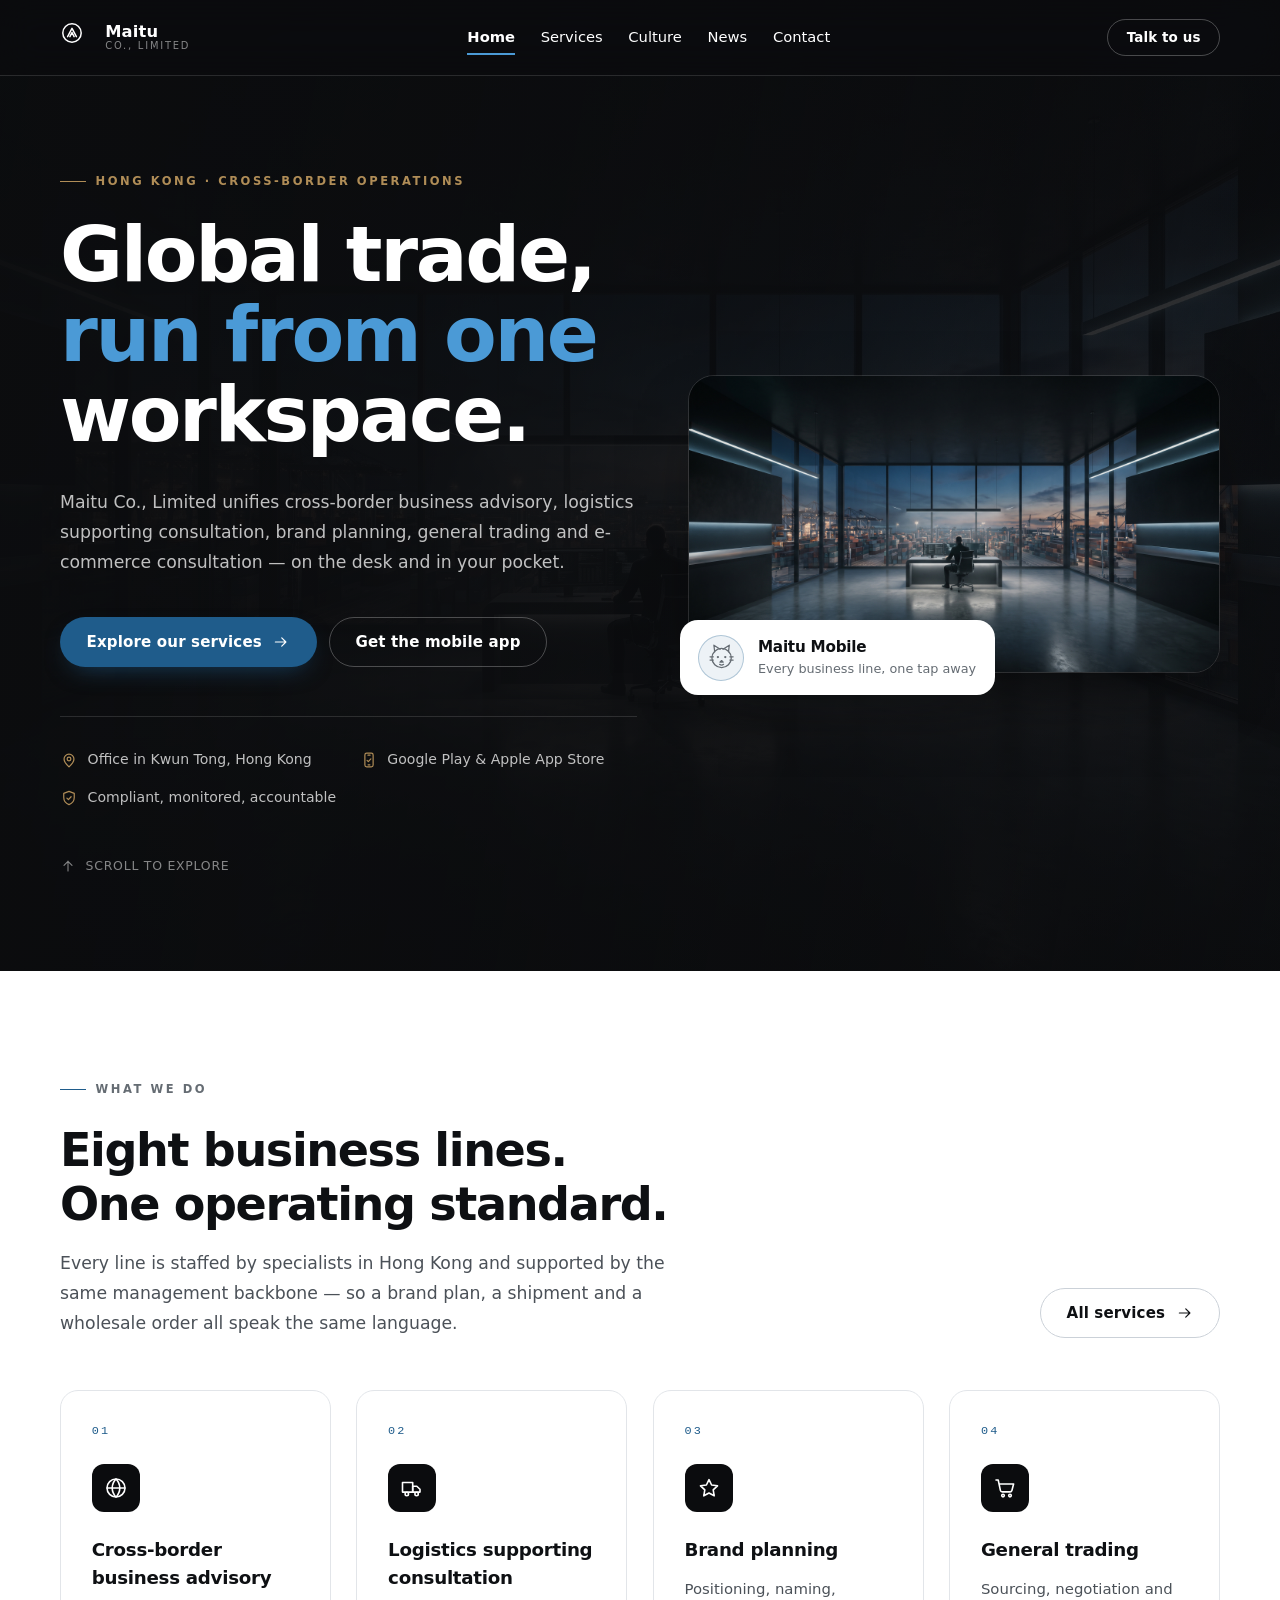
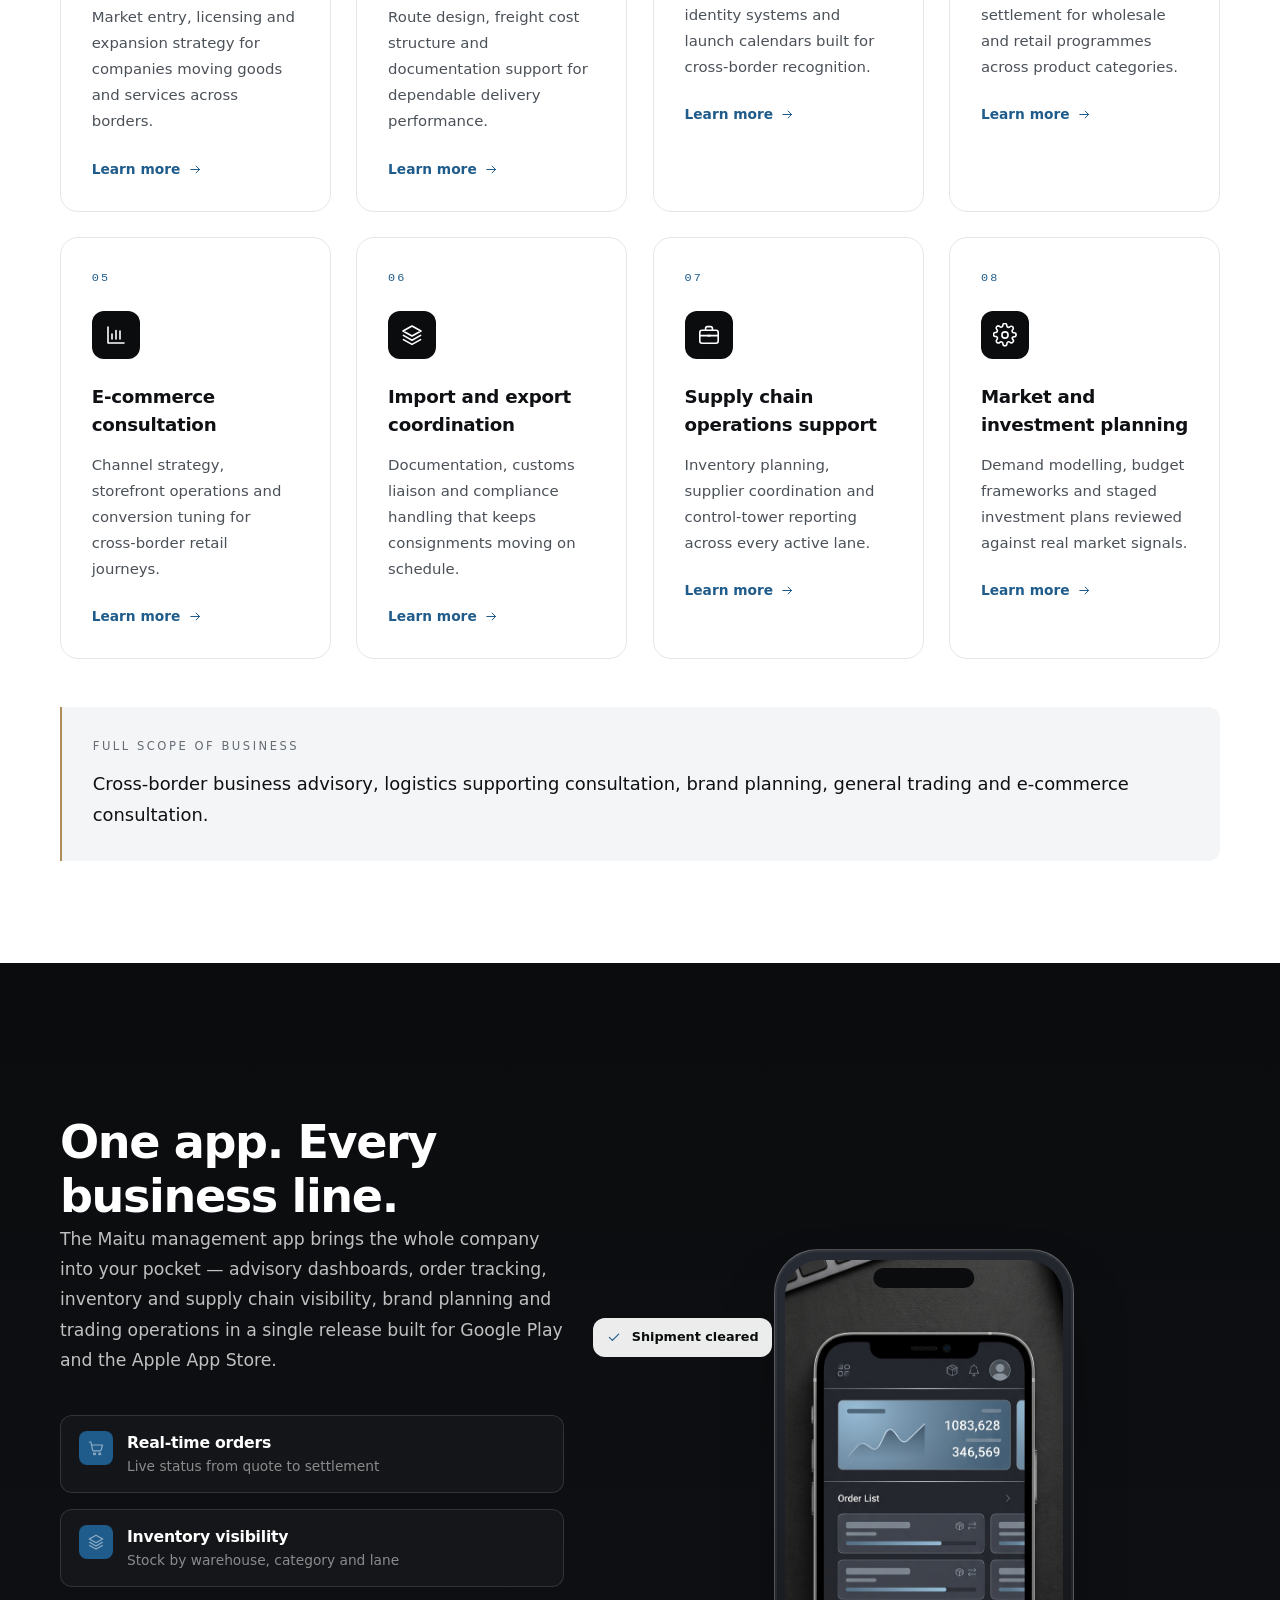
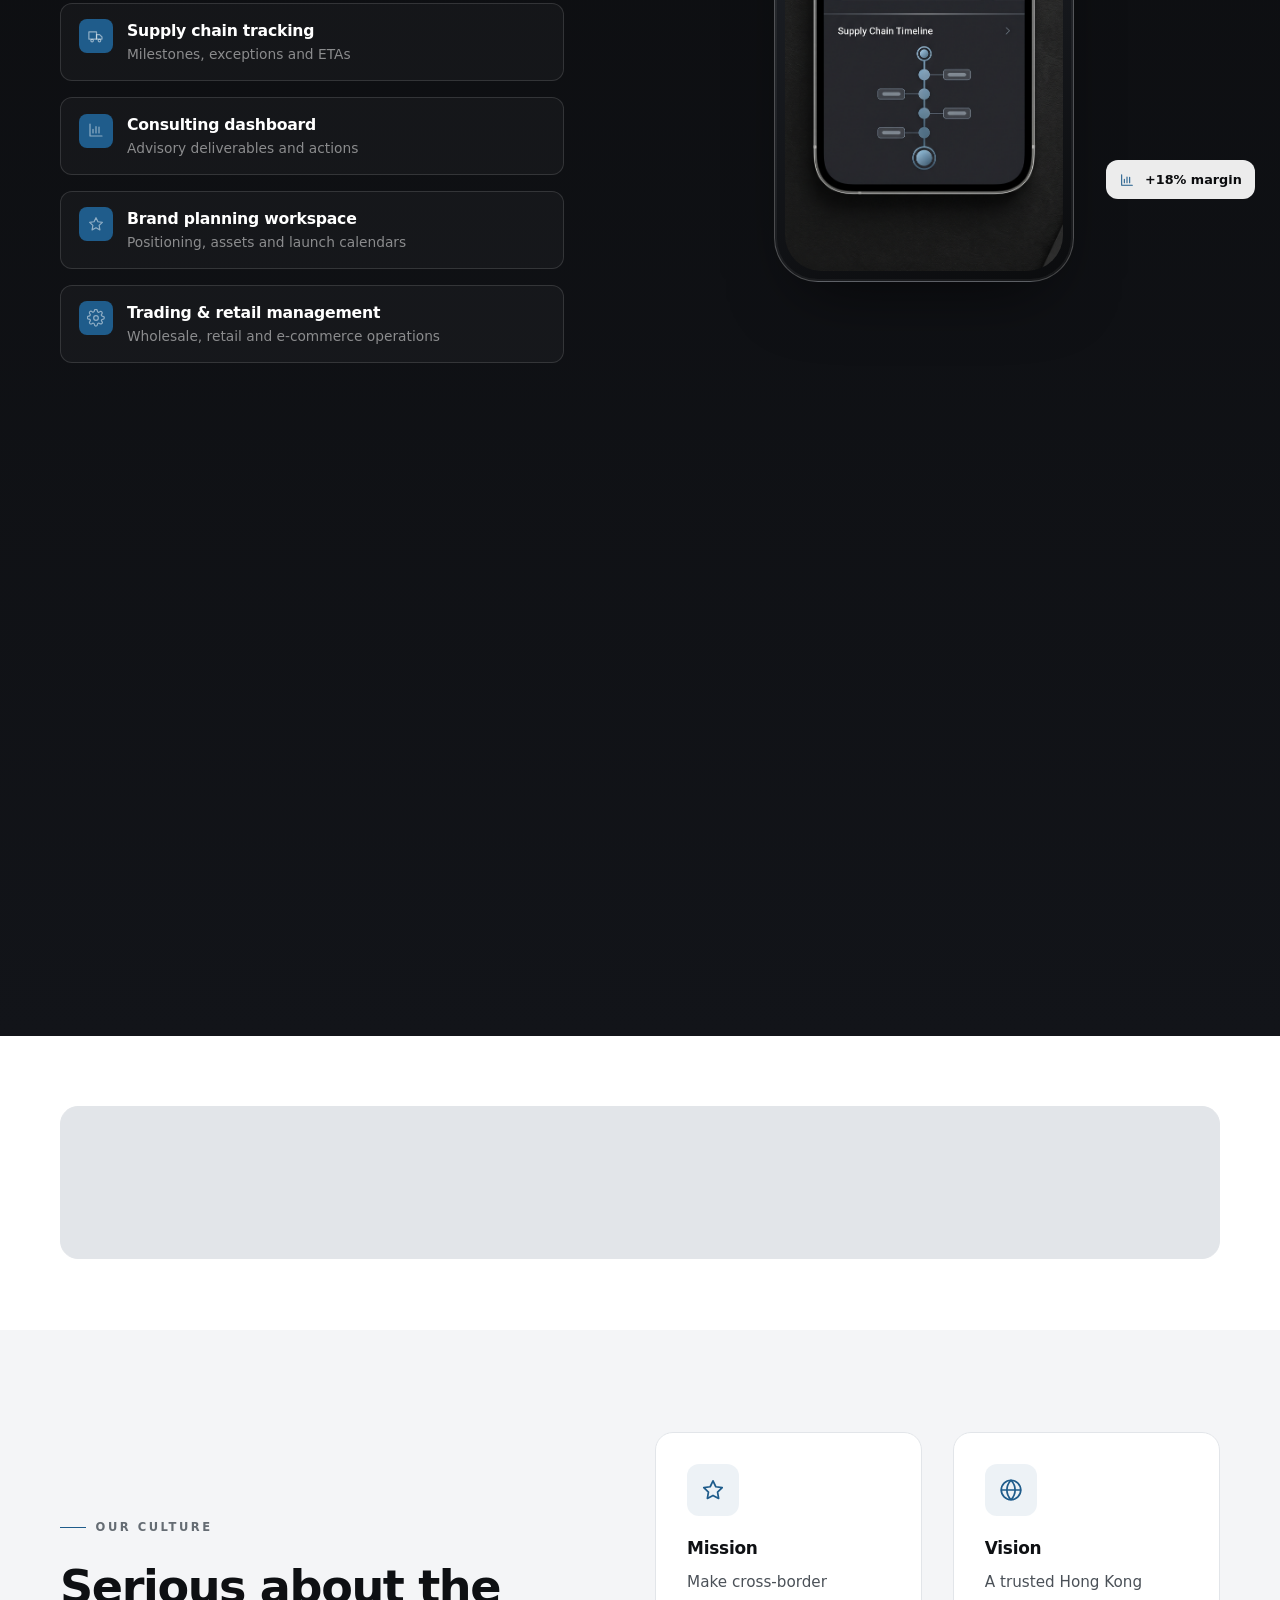
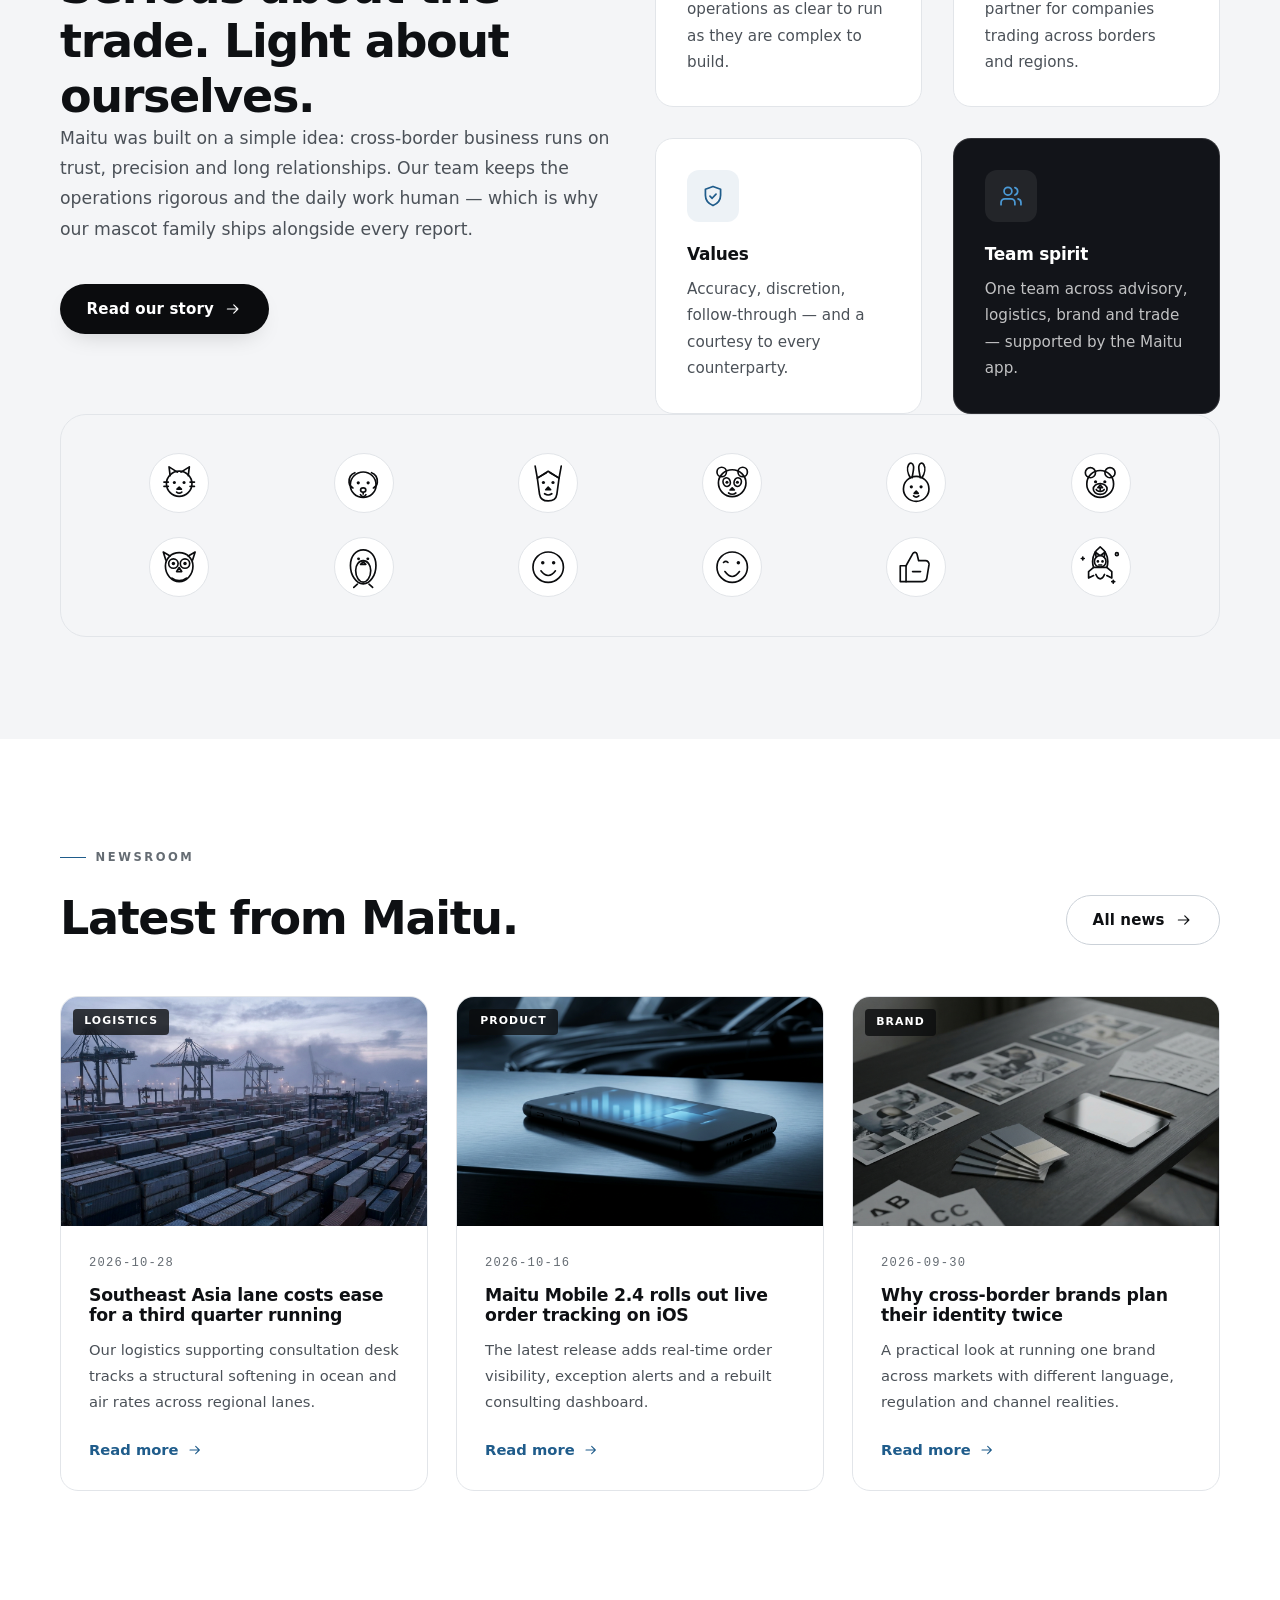
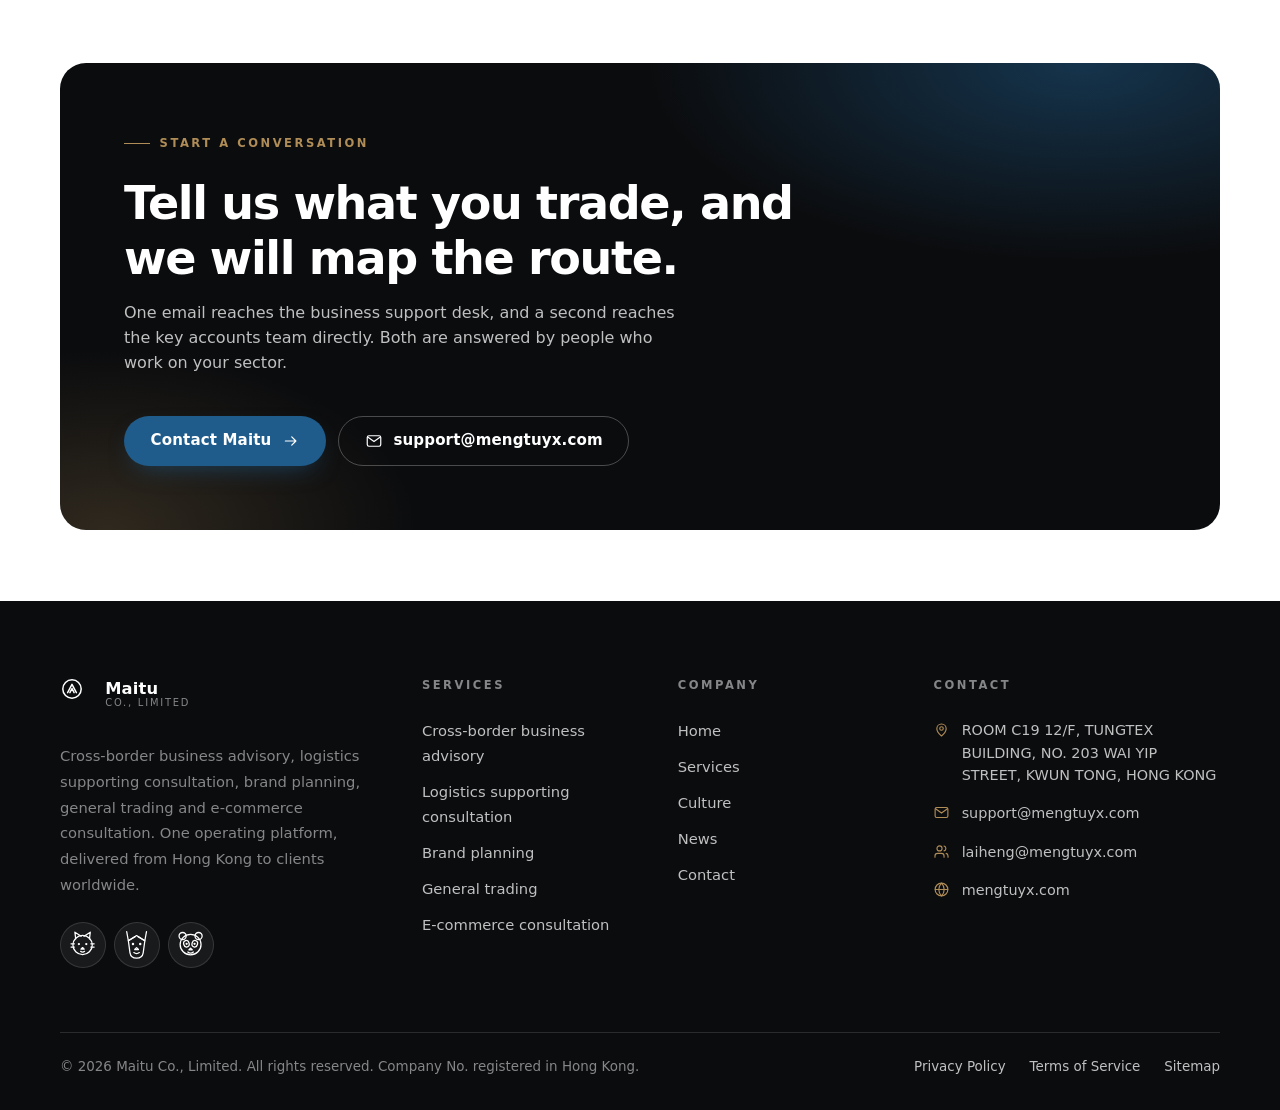
<file: index.html>
<!DOCTYPE html>
<html lang="en">
<head>
<meta charset="utf-8">
<meta name="viewport" content="width=device-width, initial-scale=1">
<title>Maitu Co., Limited — Cross-border Business Advisory, Trade & Mobile Operations</title>
<meta name="description" content="Maitu Co., Limited delivers cross-border business advisory, logistics supporting consultation, brand planning, general trading and e-commerce consultation — with a mobile management app for Google Play and the Apple App Store.">
<link rel="canonical" href="https://mengtuyx.com/">
<meta property="og:type" content="website">
<meta property="og:title" content="Maitu Co., Limited — Cross-border Business Advisory & Trade">
<meta property="og:description" content="Advisory, logistics, brand planning, general trading and e-commerce consultation, unified in one mobile management platform.">
<meta property="og:url" content="https://mengtuyx.com/">
<meta property="og:image" content="https://mengtuyx.com/images/hero.png">
<meta property="og:site_name" content="Maitu Co., Limited">
<meta name="twitter:card" content="summary_large_image">
<meta name="twitter:title" content="Maitu Co., Limited — Cross-border Business Advisory & Trade">
<meta name="twitter:description" content="Advisory, logistics, brand planning, general trading and e-commerce consultation in one mobile management platform.">
<meta name="twitter:image" content="https://mengtuyx.com/images/hero.png">
<link rel="stylesheet" href="css/style.css">
</head>
<body data-page="home">
<a class="skip-link" href="#main">Skip to content</a>
<header id="site-header"></header>

<main id="main">

  <!-- ================= HERO ================= -->
  <section class="hero">
    <div class="hero__media">
      <img src="images/hero.png" alt="Maitu Co., Limited cross-border operations floor at dusk" width="1600" height="900">
    </div>
    <div class="container hero__inner">

      <div class="hero__copy">
        <span class="eyebrow eyebrow--metal reveal">Hong Kong · Cross-border operations</span>
        <h1 class="hero__title reveal">Global trade, <span class="accent">run from one</span> workspace.</h1>
        <p class="hero__lead reveal">
          Maitu Co., Limited unifies cross-border business advisory, logistics supporting
          consultation, brand planning, general trading and e-commerce consultation —
          on the desk and in your pocket.
        </p>
        <div class="hero__actions reveal">
          <a class="btn btn--accent" href="services.html">Explore our services
            <svg class="icon icon-arrow" aria-hidden="true"><use href="#arrow-right"></use></svg>
          </a>
          <a class="btn btn--ghost-light" href="#app">Get the mobile app</a>
        </div>
        <div class="hero__meta reveal">
          <span class="hero__meta-item">
            <svg class="icon" aria-hidden="true"><use href="#map-pin"></use></svg>
            Office in Kwun Tong, Hong Kong
          </span>
          <span class="hero__meta-item">
            <svg class="icon" aria-hidden="true"><use href="#mobile-app"></use></svg>
            Google Play &amp; Apple App Store
          </span>
          <span class="hero__meta-item">
            <svg class="icon" aria-hidden="true"><use href="#shield"></use></svg>
            Compliant, monitored, accountable
          </span>
        </div>
        <a class="hero__scroll" href="#services">
          <svg class="icon" aria-hidden="true"><use href="#arrow-up"></use></svg>
          Scroll to explore
        </a>
      </div>

      <figure class="hero__figure reveal zoom-in">
        <img src="images/hero.png" alt="Freight consolidation and cross-border trade operations" width="1200" height="900">
        <figcaption class="hero__badge">
          <span class="mascot mascot--sm mascot--accent" data-mascot="cat"></span>
          <span>
            <strong>Maitu Mobile</strong>
            <span>Every business line, one tap away</span>
          </span>
        </figcaption>
      </figure>

    </div>
  </section>

  <!-- ================= SERVICES PREVIEW ================= -->
  <section class="section" id="services">
    <div class="container">
      <div class="section-head">
        <div class="section-head__text">
          <span class="eyebrow reveal">What we do</span>
          <h2 class="h2 reveal">Eight business lines. One operating standard.</h2>
          <p class="lead reveal">
            Every line is staffed by specialists in Hong Kong and supported by the same
            management backbone — so a brand plan, a shipment and a wholesale order all
            speak the same language.
          </p>
        </div>
        <a class="btn btn--ghost reveal" href="services.html">
          All services
          <svg class="icon icon-arrow" aria-hidden="true"><use href="#arrow-right"></use></svg>
        </a>
      </div>

      <div class="service-grid stagger">
        <a class="service-card" href="services.html">
          <span class="service-card__num">01</span>
          <span class="service-card__icon"><svg class="icon" aria-hidden="true"><use href="#globe"></use></svg></span>
          <h3 class="service-card__title">Cross-border business advisory</h3>
          <p class="service-card__text">Market entry, licensing and expansion strategy for companies moving goods and services across borders.</p>
          <span class="service-card__link">Learn more
            <svg class="icon" aria-hidden="true"><use href="#arrow-right"></use></svg>
          </span>
        </a>

        <a class="service-card" href="services.html">
          <span class="service-card__num">02</span>
          <span class="service-card__icon"><svg class="icon" aria-hidden="true"><use href="#truck"></use></svg></span>
          <h3 class="service-card__title">Logistics supporting consultation</h3>
          <p class="service-card__text">Route design, freight cost structure and documentation support for dependable delivery performance.</p>
          <span class="service-card__link">Learn more
            <svg class="icon" aria-hidden="true"><use href="#arrow-right"></use></svg>
          </span>
        </a>

        <a class="service-card" href="services.html">
          <span class="service-card__num">03</span>
          <span class="service-card__icon"><svg class="icon" aria-hidden="true"><use href="#star"></use></svg></span>
          <h3 class="service-card__title">Brand planning</h3>
          <p class="service-card__text">Positioning, naming, identity systems and launch calendars built for cross-border recognition.</p>
          <span class="service-card__link">Learn more
            <svg class="icon" aria-hidden="true"><use href="#arrow-right"></use></svg>
          </span>
        </a>

        <a class="service-card" href="services.html">
          <span class="service-card__num">04</span>
          <span class="service-card__icon"><svg class="icon" aria-hidden="true"><use href="#cart"></use></svg></span>
          <h3 class="service-card__title">General trading</h3>
          <p class="service-card__text">Sourcing, negotiation and settlement for wholesale and retail programmes across product categories.</p>
          <span class="service-card__link">Learn more
            <svg class="icon" aria-hidden="true"><use href="#arrow-right"></use></svg>
          </span>
        </a>

        <a class="service-card" href="services.html">
          <span class="service-card__num">05</span>
          <span class="service-card__icon"><svg class="icon" aria-hidden="true"><use href="#chart"></use></svg></span>
          <h3 class="service-card__title">E-commerce consultation</h3>
          <p class="service-card__text">Channel strategy, storefront operations and conversion tuning for cross-border retail journeys.</p>
          <span class="service-card__link">Learn more
            <svg class="icon" aria-hidden="true"><use href="#arrow-right"></use></svg>
          </span>
        </a>

        <a class="service-card" href="services.html">
          <span class="service-card__num">06</span>
          <span class="service-card__icon"><svg class="icon" aria-hidden="true"><use href="#layers"></use></svg></span>
          <h3 class="service-card__title">Import and export coordination</h3>
          <p class="service-card__text">Documentation, customs liaison and compliance handling that keeps consignments moving on schedule.</p>
          <span class="service-card__link">Learn more
            <svg class="icon" aria-hidden="true"><use href="#arrow-right"></use></svg>
          </span>
        </a>

        <a class="service-card" href="services.html">
          <span class="service-card__num">07</span>
          <span class="service-card__icon"><svg class="icon" aria-hidden="true"><use href="#briefcase"></use></svg></span>
          <h3 class="service-card__title">Supply chain operations support</h3>
          <p class="service-card__text">Inventory planning, supplier coordination and control-tower reporting across every active lane.</p>
          <span class="service-card__link">Learn more
            <svg class="icon" aria-hidden="true"><use href="#arrow-right"></use></svg>
          </span>
        </a>

        <a class="service-card" href="services.html">
          <span class="service-card__num">08</span>
          <span class="service-card__icon"><svg class="icon" aria-hidden="true"><use href="#settings"></use></svg></span>
          <h3 class="service-card__title">Market and investment planning</h3>
          <p class="service-card__text">Demand modelling, budget frameworks and staged investment plans reviewed against real market signals.</p>
          <span class="service-card__link">Learn more
            <svg class="icon" aria-hidden="true"><use href="#arrow-right"></use></svg>
          </span>
        </a>
      </div>

      <div class="scope-statement reveal">
        <span class="label">Full scope of business</span>
        <p>Cross-border business advisory, logistics supporting consultation, brand planning, general trading and e-commerce consultation.</p>
      </div>
    </div>
  </section>

  <!-- ================= APP HIGHLIGHT ================= -->
  <section class="section app-showcase" id="app">
    <div class="container app-showcase__inner">

      <div class="app-showcase__copy">
        <span class="eyebrow eyebrow--metal reveal">Maitu Mobile</span>
        <h2 class="h2 reveal">One app. Every business line.</h2>
        <p class="lead reveal">
          The Maitu management app brings the whole company into your pocket — advisory
          dashboards, order tracking, inventory and supply chain visibility, brand planning
          and trading operations in a single release built for Google Play and the
          Apple App Store.
        </p>

        <div class="app-list stagger">
          <div class="app-list__item">
            <span class="app-list__icon"><svg class="icon" aria-hidden="true"><use href="#cart"></use></svg></span>
            <span><strong>Real-time orders</strong><span>Live status from quote to settlement</span></span>
          </div>
          <div class="app-list__item">
            <span class="app-list__icon"><svg class="icon" aria-hidden="true"><use href="#layers"></use></svg></span>
            <span><strong>Inventory visibility</strong><span>Stock by warehouse, category and lane</span></span>
          </div>
          <div class="app-list__item">
            <span class="app-list__icon"><svg class="icon" aria-hidden="true"><use href="#truck"></use></svg></span>
            <span><strong>Supply chain tracking</strong><span>Milestones, exceptions and ETAs</span></span>
          </div>
          <div class="app-list__item">
            <span class="app-list__icon"><svg class="icon" aria-hidden="true"><use href="#chart"></use></svg></span>
            <span><strong>Consulting dashboard</strong><span>Advisory deliverables and actions</span></span>
          </div>
          <div class="app-list__item">
            <span class="app-list__icon"><svg class="icon" aria-hidden="true"><use href="#star"></use></svg></span>
            <span><strong>Brand planning workspace</strong><span>Positioning, assets and launch calendars</span></span>
          </div>
          <div class="app-list__item">
            <span class="app-list__icon"><svg class="icon" aria-hidden="true"><use href="#settings"></use></svg></span>
            <span><strong>Trading &amp; retail management</strong><span>Wholesale, retail and e-commerce operations</span></span>
          </div>
        </div>

        <div class="store-badges reveal">
          <a class="store-badge" href="#app-download">
            <svg class="icon" aria-hidden="true"><use href="#apple"></use></svg>
            <span><small>Download on the</small><strong>App Store</strong></span>
          </a>
          <a class="store-badge" href="#app-download">
            <svg class="icon" aria-hidden="true"><use href="#google-play"></use></svg>
            <span><small>Get it on</small><strong>Google Play</strong></span>
          </a>
        </div>
      </div>

      <div class="phone-stage reveal zoom-in">
        <div class="phone">
          <div class="phone__screen">
            <img src="images/app-phone.png" alt="Maitu mobile management app dashboard" width="720" height="1520">
          </div>
        </div>
        <div class="phone__float phone__float--tl">
          <svg class="icon" aria-hidden="true"><use href="#check"></use></svg>
          Shipment cleared
        </div>
        <div class="phone__float phone__float--br">
          <svg class="icon" aria-hidden="true"><use href="#chart"></use></svg>
          +18% margin
        </div>
      </div>

    </div>

    <div class="container">
      <div class="app-shots">
        <figure class="app-shot reveal">
          <img src="images/app-1.png" alt="Maitu app orders and supply chain tracking screen" width="1200" height="825">
          <figcaption>Orders &amp; supply chain tracking</figcaption>
        </figure>
        <figure class="app-shot reveal">
          <img src="images/app-2.png" alt="Maitu app consulting and brand planning dashboard" width="1200" height="825">
          <figcaption>Advisory dashboard &amp; brand planning</figcaption>
        </figure>
      </div>
    </div>
  </section>

  <!-- ================= STATS ================= -->
  <section class="section section--tight">
    <div class="container">
      <div class="stats stagger">
        <div class="stat">
          <div class="stat__value"><span data-count="8">8</span></div>
          <p class="stat__label">Integrated business lines</p>
        </div>
        <div class="stat">
          <div class="stat__value"><span data-count="2">2</span></div>
          <p class="stat__label">App stores supported</p>
        </div>
        <div class="stat">
          <div class="stat__value"><span data-count="60" data-suffix="+">60+</span></div>
          <p class="stat__label">Partner markets served</p>
        </div>
        <div class="stat">
          <div class="stat__value"><span data-count="24" data-suffix="/7">24/7</span></div>
          <p class="stat__label">Operations monitoring</p>
        </div>
      </div>
    </div>
  </section>

  <!-- ================= CULTURE PREVIEW ================= -->
  <section class="section section--paper">
    <div class="container">
      <div class="grid grid-2 grid--center">
        <div>
          <span class="eyebrow reveal">Our culture</span>
          <h2 class="h2 reveal">Serious about the trade. Light about ourselves.</h2>
          <p class="lead reveal">
            Maitu was built on a simple idea: cross-border business runs on trust, precision
            and long relationships. Our team keeps the operations rigorous and the daily
            work human — which is why our mascot family ships alongside every report.
          </p>
          <div class="hero__actions reveal grid--start">
            <a class="btn btn--primary" href="culture.html">
              Read our story
              <svg class="icon icon-arrow" aria-hidden="true"><use href="#arrow-right"></use></svg>
            </a>
          </div>
        </div>

        <div class="grid grid-2 stagger">
          <div class="card">
            <span class="card__icon"><svg class="icon" aria-hidden="true"><use href="#star"></use></svg></span>
            <h3 class="h4 card__title">Mission</h3>
            <p class="card__text">Make cross-border operations as clear to run as they are complex to build.</p>
          </div>
          <div class="card">
            <span class="card__icon"><svg class="icon" aria-hidden="true"><use href="#globe"></use></svg></span>
            <h3 class="h4 card__title">Vision</h3>
            <p class="card__text">A trusted Hong Kong partner for companies trading across borders and regions.</p>
          </div>
          <div class="card">
            <span class="card__icon"><svg class="icon" aria-hidden="true"><use href="#shield"></use></svg></span>
            <h3 class="h4 card__title">Values</h3>
            <p class="card__text">Accuracy, discretion, follow-through — and a courtesy to every counterparty.</p>
          </div>
          <div class="card card--ink">
            <span class="card__icon"><svg class="icon" aria-hidden="true"><use href="#users"></use></svg></span>
            <h3 class="h4 card__title">Team spirit</h3>
            <p class="card__text">One team across advisory, logistics, brand and trade — supported by the Maitu app.</p>
          </div>
        </div>
      </div>

      <div class="team-strip reveal">
        <span class="mascot" data-mascot="cat"></span>
        <span class="mascot" data-mascot="dog"></span>
        <span class="mascot" data-mascot="fox"></span>
        <span class="mascot" data-mascot="panda"></span>
        <span class="mascot" data-mascot="rabbit"></span>
        <span class="mascot" data-mascot="bear"></span>
        <span class="mascot" data-mascot="owl"></span>
        <span class="mascot" data-mascot="penguin"></span>
        <span class="mascot" data-mascot="smile"></span>
        <span class="mascot" data-mascot="wink"></span>
        <span class="mascot" data-mascot="thumbs-up"></span>
        <span class="mascot" data-mascot="rocket-cat"></span>
      </div>
    </div>
  </section>

  <!-- ================= NEWS PREVIEW ================= -->
  <section class="section">
    <div class="container">
      <div class="section-head">
        <div class="section-head__text">
          <span class="eyebrow reveal">Newsroom</span>
          <h2 class="h2 reveal">Latest from Maitu.</h2>
        </div>
        <a class="btn btn--ghost reveal" href="news.html">
          All news
          <svg class="icon icon-arrow" aria-hidden="true"><use href="#arrow-right"></use></svg>
        </a>
      </div>

      <div class="news-grid stagger">
        <a class="news-card" href="news.html">
          <div class="news-card__media">
            <img src="images/news-1.png" alt="Container terminal at dusk" width="1200" height="750">
            <span class="news-card__cat">Logistics</span>
          </div>
          <div class="news-card__body">
            <span class="news-card__date">2026-10-28</span>
            <h3 class="news-card__title">Southeast Asia lane costs ease for a third quarter running</h3>
            <p class="news-card__excerpt">Our logistics supporting consultation desk tracks a structural softening in ocean and air rates across regional lanes.</p>
            <span class="news-card__foot link-arrow">Read more
              <svg class="icon" aria-hidden="true"><use href="#arrow-right"></use></svg>
            </span>
          </div>
        </a>

        <a class="news-card" href="news.html">
          <div class="news-card__media">
            <img src="images/news-2.png" alt="Mobile app interface on a smartphone" width="1200" height="750">
            <span class="news-card__cat">Product</span>
          </div>
          <div class="news-card__body">
            <span class="news-card__date">2026-10-16</span>
            <h3 class="news-card__title">Maitu Mobile 2.4 rolls out live order tracking on iOS</h3>
            <p class="news-card__excerpt">The latest release adds real-time order visibility, exception alerts and a rebuilt consulting dashboard.</p>
            <span class="news-card__foot link-arrow">Read more
              <svg class="icon" aria-hidden="true"><use href="#arrow-right"></use></svg>
            </span>
          </div>
        </a>

        <a class="news-card" href="news.html">
          <div class="news-card__media">
            <img src="images/news-3.png" alt="Brand planning workshop" width="1200" height="750">
            <span class="news-card__cat">Brand</span>
          </div>
          <div class="news-card__body">
            <span class="news-card__date">2026-09-30</span>
            <h3 class="news-card__title">Why cross-border brands plan their identity twice</h3>
            <p class="news-card__excerpt">A practical look at running one brand across markets with different language, regulation and channel realities.</p>
            <span class="news-card__foot link-arrow">Read more
              <svg class="icon" aria-hidden="true"><use href="#arrow-right"></use></svg>
            </span>
          </div>
        </a>
      </div>
    </div>
  </section>

  <!-- ================= CONTACT CTA ================= -->
  <section class="section section--tight">
    <div class="container">
      <div class="cta-band reveal">
        <div class="cta-band__inner">
          <div>
            <span class="eyebrow eyebrow--metal">Start a conversation</span>
            <h2 class="h2 cta-band__title">Tell us what you trade, and we will map the route.</h2>
            <p>
              One email reaches the business support desk, and a second reaches the key
              accounts team directly. Both are answered by people who work on your sector.
            </p>
          </div>
          <div class="cta-band__actions">
            <a class="btn btn--accent" href="contact.html">
              Contact Maitu
              <svg class="icon icon-arrow" aria-hidden="true"><use href="#arrow-right"></use></svg>
            </a>
            <a class="btn btn--ghost-light" href="mailto:support@mengtuyx.com">
              <svg class="icon" aria-hidden="true"><use href="#mail"></use></svg>
              support@mengtuyx.com
            </a>
          </div>
        </div>
      </div>
    </div>
  </section>

</main>

<footer id="site-footer"></footer>
<script src="js/main.js" defer></script>
</body>
</html>
</file>
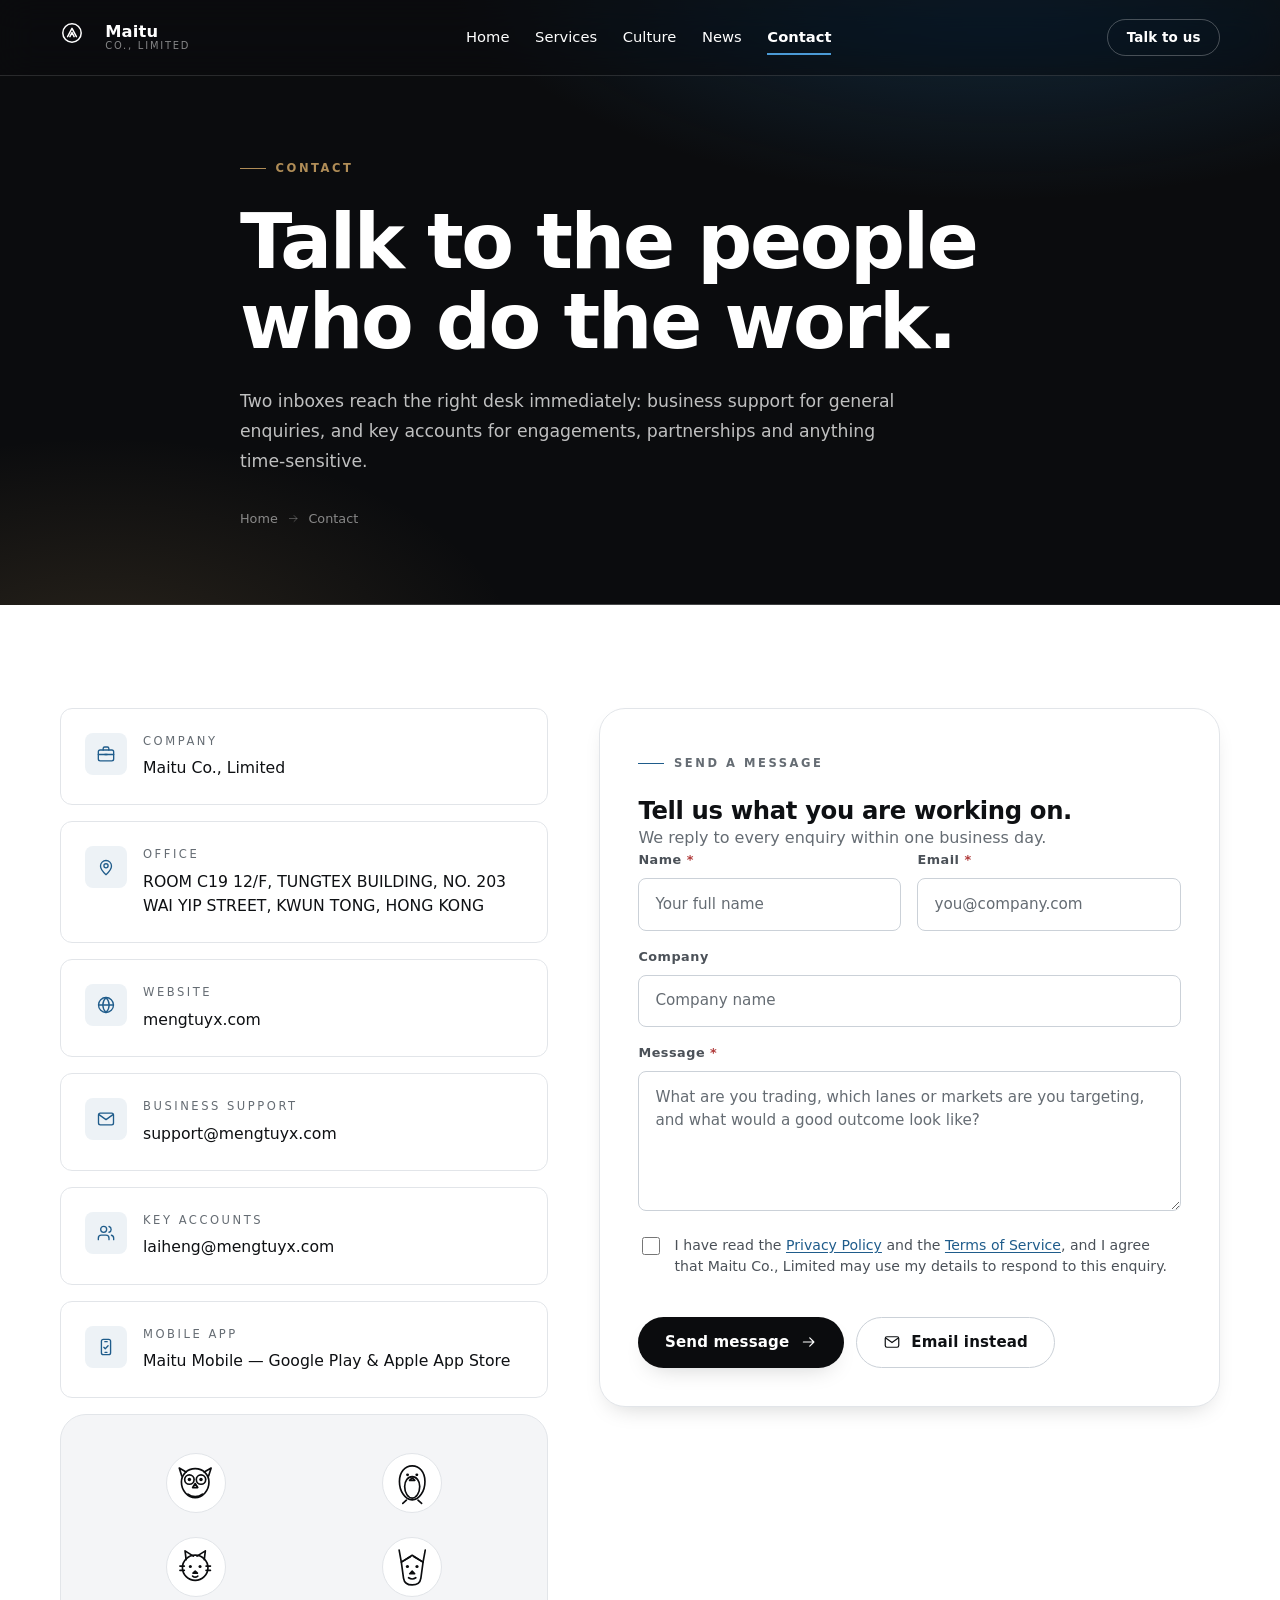
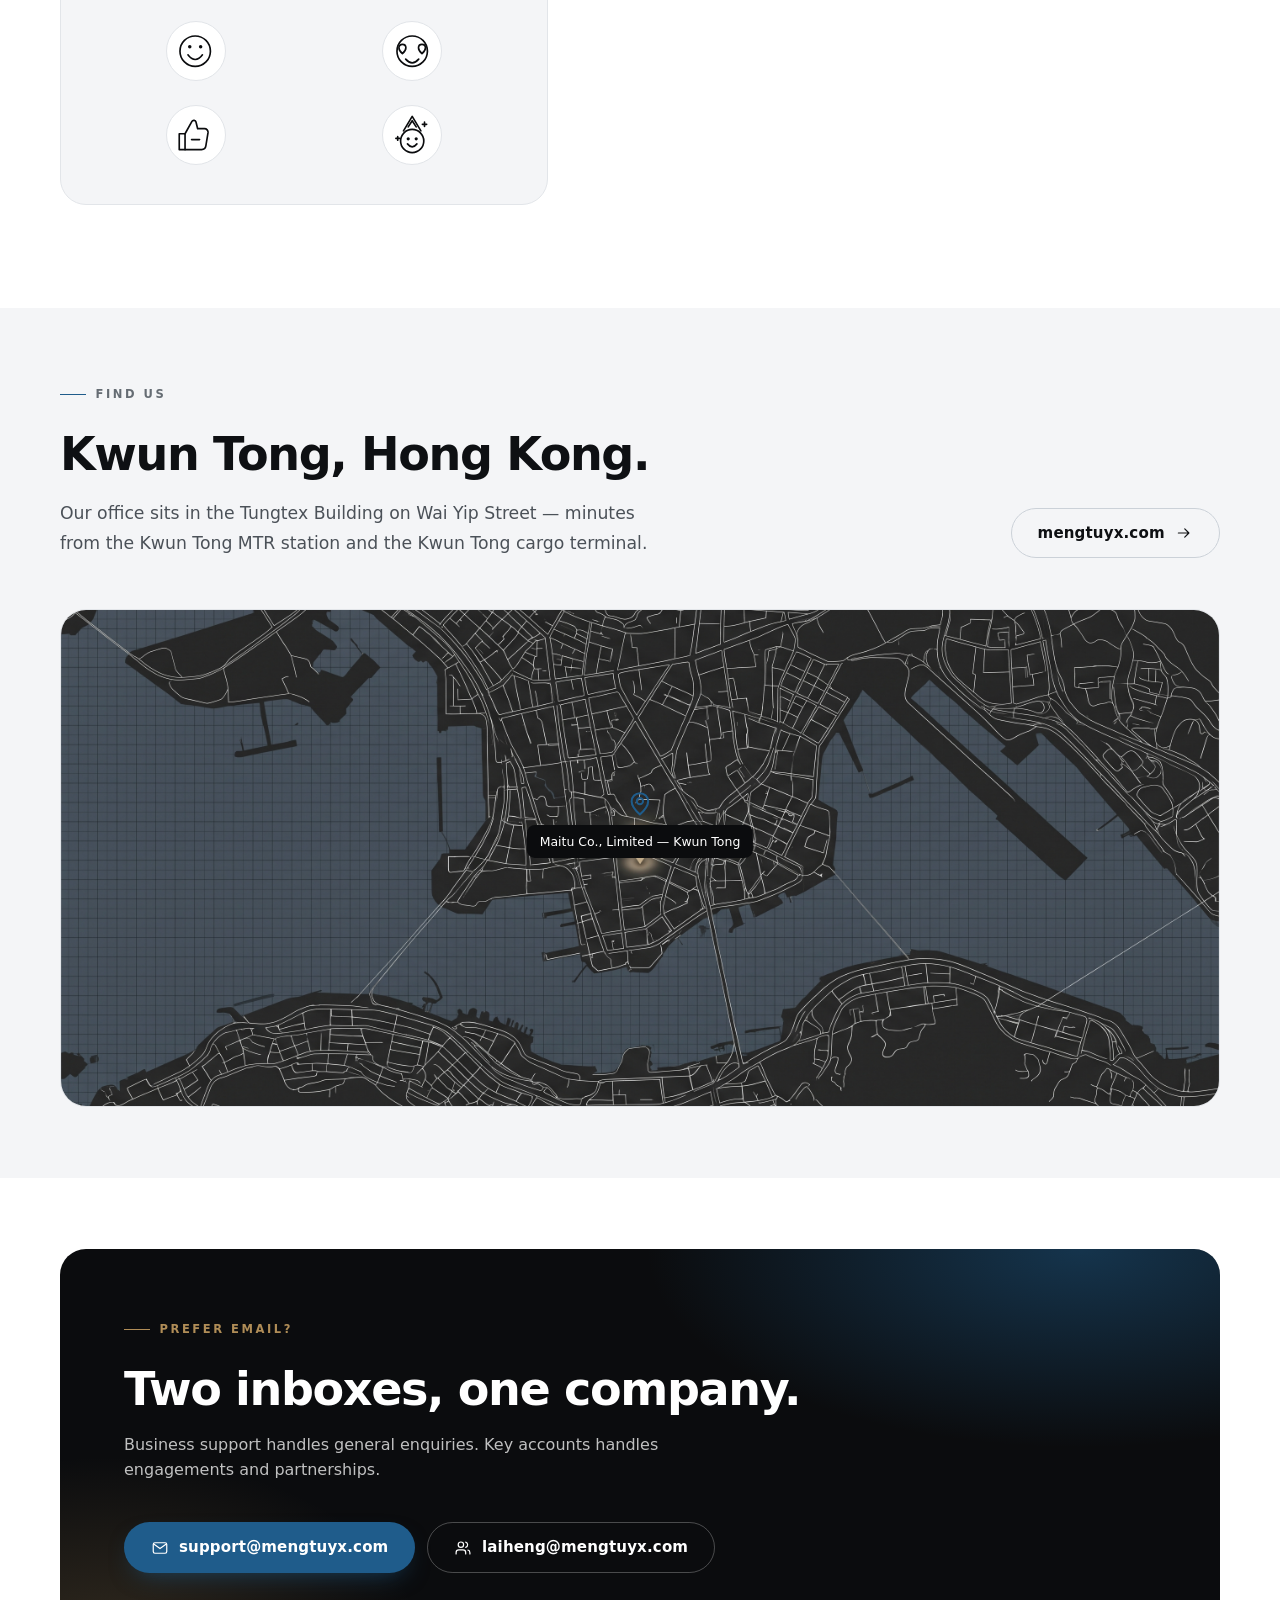
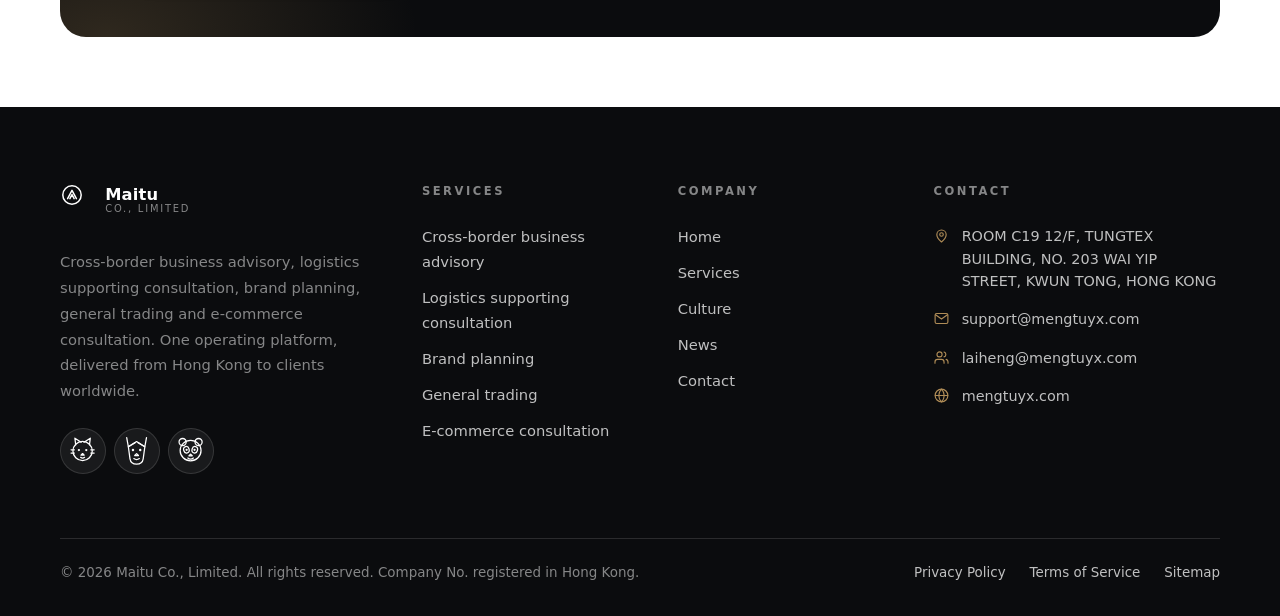
<file: contact.html>
<!DOCTYPE html>
<html lang="en">
<head>
<meta charset="utf-8">
<meta name="viewport" content="width=device-width, initial-scale=1">
<title>Contact Maitu Co., Limited — Kwun Tong, Hong Kong</title>
<meta name="description" content="Reach Maitu Co., Limited for cross-border business advisory, logistics supporting consultation, brand planning, general trading and e-commerce consultation. Office in Kwun Tong, Hong Kong.">
<link rel="canonical" href="https://mengtuyx.com/contact.html">
<meta property="og:type" content="website">
<meta property="og:title" content="Contact — Maitu Co., Limited">
<meta property="og:description" content="Talk to Maitu Co., Limited about cross-border advisory, logistics, brand planning, trading and e-commerce.">
<meta property="og:url" content="https://mengtuyx.com/contact.html">
<meta property="og:image" content="https://mengtuyx.com/images/hero.png">
<meta property="og:site_name" content="Maitu Co., Limited">
<meta name="twitter:card" content="summary_large_image">
<meta name="twitter:title" content="Contact — Maitu Co., Limited">
<meta name="twitter:description" content="Talk to Maitu Co., Limited about cross-border advisory, logistics, brand planning, trading and e-commerce.">
<meta name="twitter:image" content="https://mengtuyx.com/images/hero.png">
<link rel="stylesheet" href="css/style.css">
</head>
<body data-page="contact">
<a class="skip-link" href="#main">Skip to content</a>
<header id="site-header"></header>

<main id="main">

  <!-- ================= PAGE HERO ================= -->
  <section class="page-hero">
    <div class="container page-hero__inner">
      <span class="eyebrow eyebrow--metal reveal">Contact</span>
      <h1 class="h1 page-hero__title reveal">Talk to the people who do the work.</h1>
      <p class="page-hero__lead reveal">
        Two inboxes reach the right desk immediately: business support for general enquiries,
        and key accounts for engagements, partnerships and anything time-sensitive.
      </p>
      <nav class="page-hero__crumbs reveal" aria-label="Breadcrumb">
        <a href="./">Home</a>
        <svg class="icon" aria-hidden="true"><use href="#arrow-right"></use></svg>
        <span>Contact</span>
      </nav>
    </div>
  </section>

  <!-- ================= CONTACT GRID ================= -->
  <section class="section">
    <div class="container">
      <div class="contact-grid">

        <div class="info-list stagger">
          <article class="info-item">
            <span class="info-item__icon"><svg class="icon" aria-hidden="true"><use href="#briefcase"></use></svg></span>
            <div>
              <p class="info-item__label">Company</p>
              <p class="info-item__value">Maitu Co., Limited</p>
            </div>
          </article>

          <article class="info-item">
            <span class="info-item__icon"><svg class="icon" aria-hidden="true"><use href="#map-pin"></use></svg></span>
            <div>
              <p class="info-item__label">Office</p>
              <p class="info-item__value">ROOM C19 12/F, TUNGTEX BUILDING, NO. 203 WAI YIP STREET, KWUN TONG, HONG KONG</p>
            </div>
          </article>

          <article class="info-item">
            <span class="info-item__icon"><svg class="icon" aria-hidden="true"><use href="#globe"></use></svg></span>
            <div>
              <p class="info-item__label">Website</p>
              <p class="info-item__value">
                <a href="https://mengtuyx.com" target="_blank" rel="noopener">mengtuyx.com</a>
              </p>
            </div>
          </article>

          <article class="info-item">
            <span class="info-item__icon"><svg class="icon" aria-hidden="true"><use href="#mail"></use></svg></span>
            <div>
              <p class="info-item__label">Business support</p>
              <p class="info-item__value">
                <a href="mailto:support@mengtuyx.com">support@mengtuyx.com</a>
              </p>
            </div>
          </article>

          <article class="info-item">
            <span class="info-item__icon"><svg class="icon" aria-hidden="true"><use href="#users"></use></svg></span>
            <div>
              <p class="info-item__label">Key accounts</p>
              <p class="info-item__value">
                <a href="mailto:laiheng@mengtuyx.com">laiheng@mengtuyx.com</a>
              </p>
            </div>
          </article>

          <article class="info-item">
            <span class="info-item__icon"><svg class="icon" aria-hidden="true"><use href="#mobile-app"></use></svg></span>
            <div>
              <p class="info-item__label">Mobile app</p>
              <p class="info-item__value">Maitu Mobile — Google Play &amp; Apple App Store</p>
            </div>
          </article>

          <div class="team-strip reveal">
            <span class="mascot" data-mascot="owl"></span>
            <span class="mascot" data-mascot="penguin"></span>
            <span class="mascot" data-mascot="cat"></span>
            <span class="mascot" data-mascot="fox"></span>
            <span class="mascot" data-mascot="smile"></span>
            <span class="mascot" data-mascot="heart-eyes"></span>
            <span class="mascot" data-mascot="thumbs-up"></span>
            <span class="mascot" data-mascot="party"></span>
          </div>
        </div>

        <div class="form reveal">
          <span class="eyebrow">Send a message</span>
          <h2 class="h3 text-start">Tell us what you are working on.</h2>
          <p class="text-muted text-start">We reply to every enquiry within one business day.</p>

          <form data-form novalidate>
            <div class="form__row">
              <label class="field">
                <span class="field__label">Name <span class="req">*</span></span>
                <input type="text" name="name" placeholder="Your full name" required>
                <span class="field__error"></span>
              </label>

              <label class="field">
                <span class="field__label">Email <span class="req">*</span></span>
                <input type="email" name="email" placeholder="you@company.com" required>
                <span class="field__error"></span>
              </label>
            </div>

            <label class="field">
              <span class="field__label">Company</span>
              <input type="text" name="company" placeholder="Company name">
              <span class="field__error"></span>
            </label>

            <label class="field">
              <span class="field__label">Message <span class="req">*</span></span>
              <textarea name="message" placeholder="What are you trading, which lanes or markets are you targeting, and what would a good outcome look like?" required></textarea>
              <span class="field__error"></span>
            </label>

            <label class="checkbox field">
              <input type="checkbox" name="consent" required>
              <span>
                I have read the <a href="privacy.html">Privacy Policy</a> and the
                <a href="terms.html">Terms of Service</a>, and I agree that Maitu Co., Limited
                may use my details to respond to this enquiry.
              </span>
            </label>

            <div class="hero__actions">
              <button class="btn btn--primary" type="submit">
                Send message
                <svg class="icon icon-arrow" aria-hidden="true"><use href="#arrow-right"></use></svg>
              </button>
              <a class="btn btn--ghost" href="mailto:support@mengtuyx.com">
                <svg class="icon" aria-hidden="true"><use href="#mail"></use></svg>
                Email instead
              </a>
            </div>

            <p class="form__status" data-form-status role="status"></p>
          </form>
        </div>

      </div>
    </div>
  </section>

  <!-- ================= MAP ================= -->
  <section class="section section--tight section--paper">
    <div class="container">
      <div class="section-head">
        <div class="section-head__text">
          <span class="eyebrow reveal">Find us</span>
          <h2 class="h2 reveal">Kwun Tong, Hong Kong.</h2>
          <p class="lead reveal">
            Our office sits in the Tungtex Building on Wai Yip Street — minutes from the
            Kwun Tong MTR station and the Kwun Tong cargo terminal.
          </p>
        </div>
        <a class="btn btn--ghost reveal" href="https://mengtuyx.com" target="_blank" rel="noopener">
          mengtuyx.com
          <svg class="icon icon-arrow" aria-hidden="true"><use href="#arrow-right"></use></svg>
        </a>
      </div>

      <div class="map-frame reveal zoom-in">
        <img src="images/map.png" alt="Map showing the Maitu office location on Wai Yip Street, Kwun Tong, Hong Kong" width="2100" height="900">
        <div class="map-frame__pin">
          <svg class="icon" aria-hidden="true"><use href="#map-pin"></use></svg>
          <span class="map-frame__label">Maitu Co., Limited — Kwun Tong</span>
        </div>
      </div>
    </div>
  </section>

  <!-- ================= CTA ================= -->
  <section class="section section--tight">
    <div class="container">
      <div class="cta-band reveal">
        <div class="cta-band__inner">
          <div>
            <span class="eyebrow eyebrow--metal">Prefer email?</span>
            <h2 class="h2 cta-band__title">Two inboxes, one company.</h2>
            <p>Business support handles general enquiries. Key accounts handles engagements and partnerships.</p>
          </div>
          <div class="cta-band__actions">
            <a class="btn btn--accent" href="mailto:support@mengtuyx.com">
              <svg class="icon" aria-hidden="true"><use href="#mail"></use></svg>
              support@mengtuyx.com
            </a>
            <a class="btn btn--ghost-light" href="mailto:laiheng@mengtuyx.com">
              <svg class="icon" aria-hidden="true"><use href="#users"></use></svg>
              laiheng@mengtuyx.com
            </a>
          </div>
        </div>
      </div>
    </div>
  </section>

</main>

<footer id="site-footer"></footer>
<script src="js/main.js" defer></script>
</body>
</html>
</file>
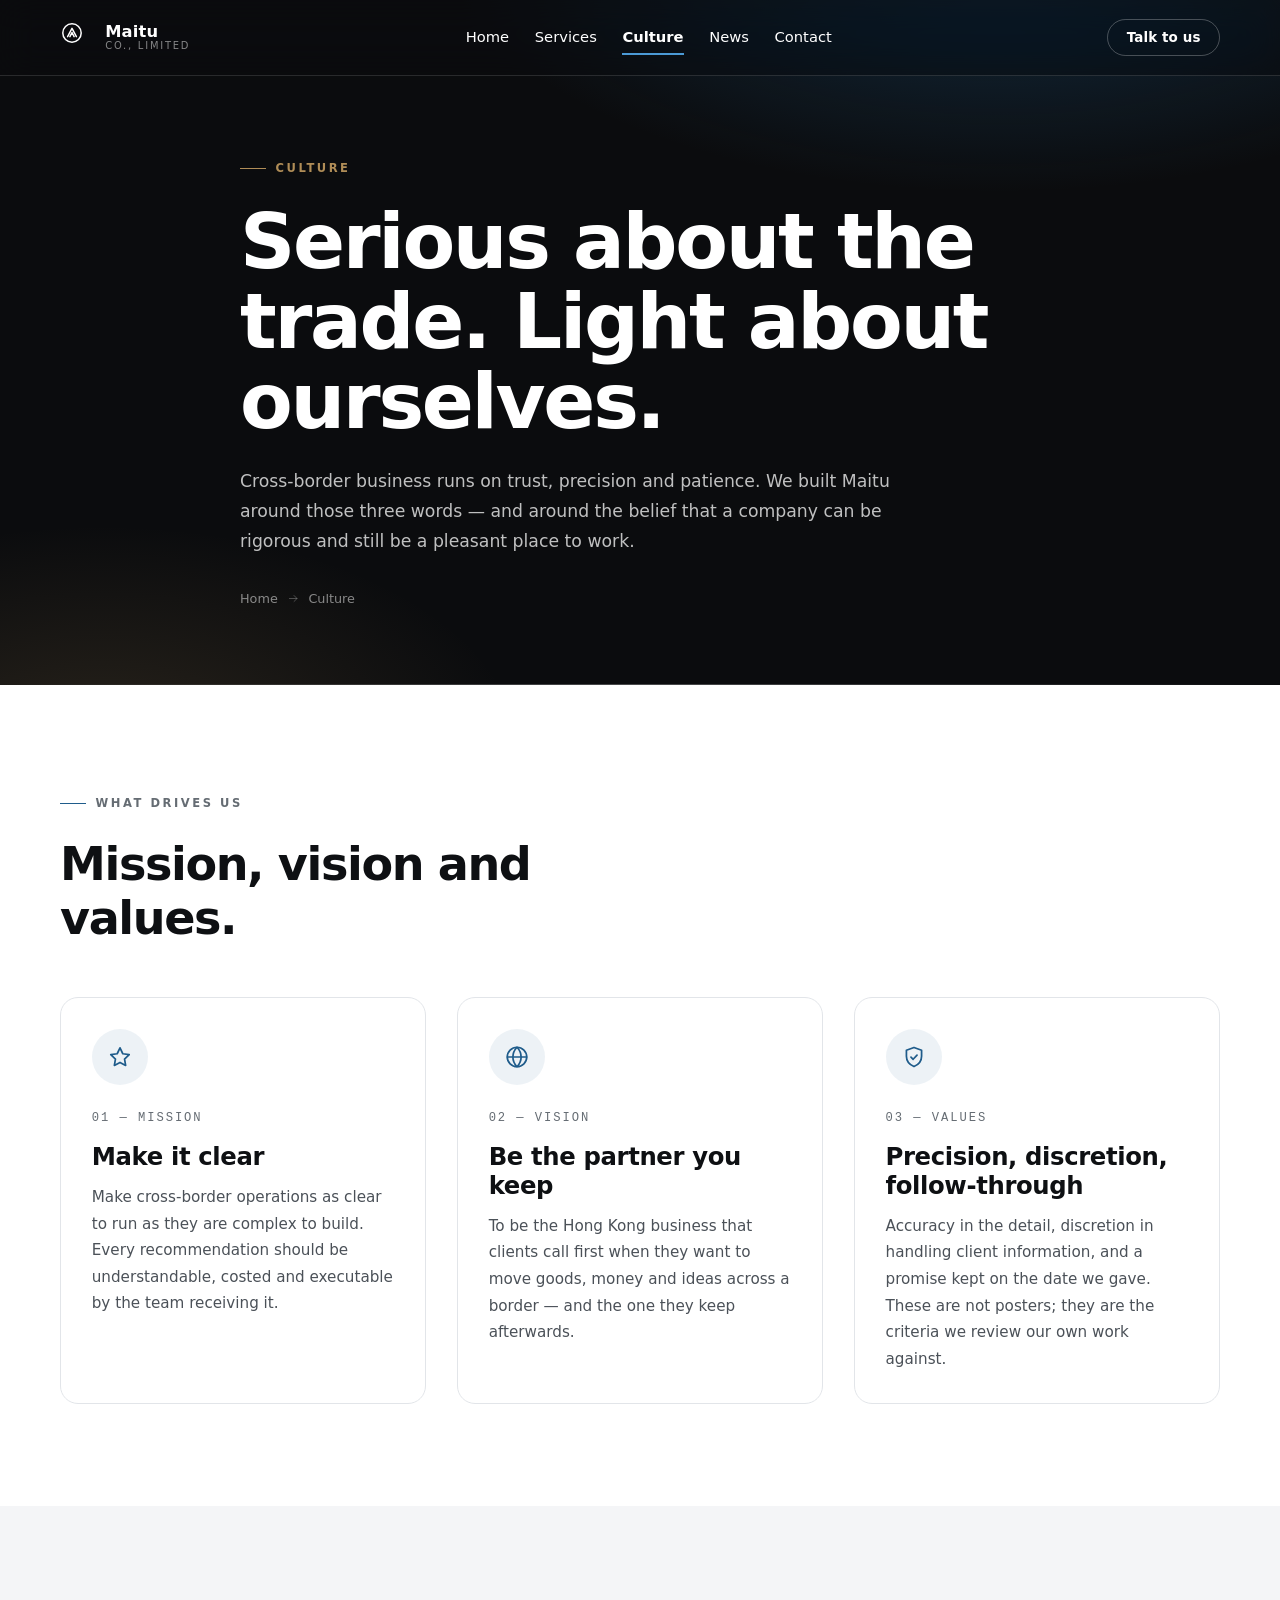
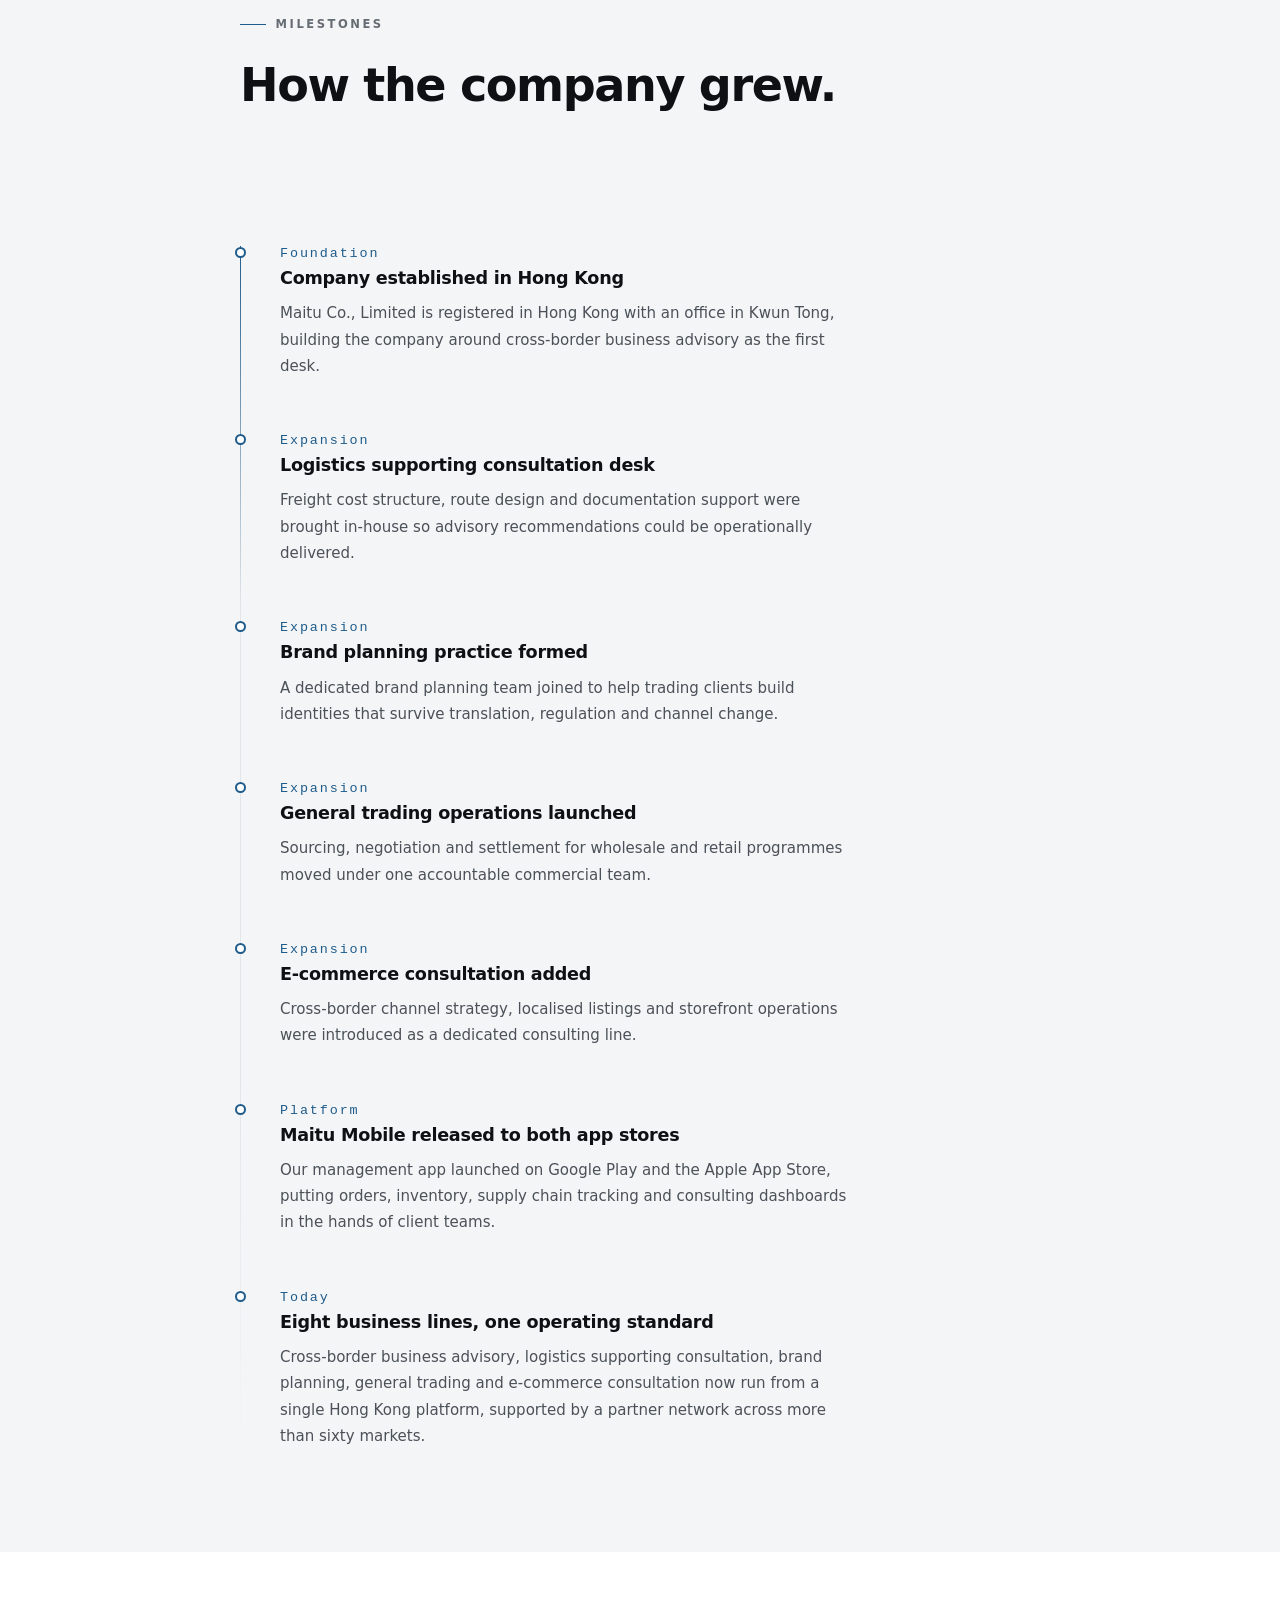
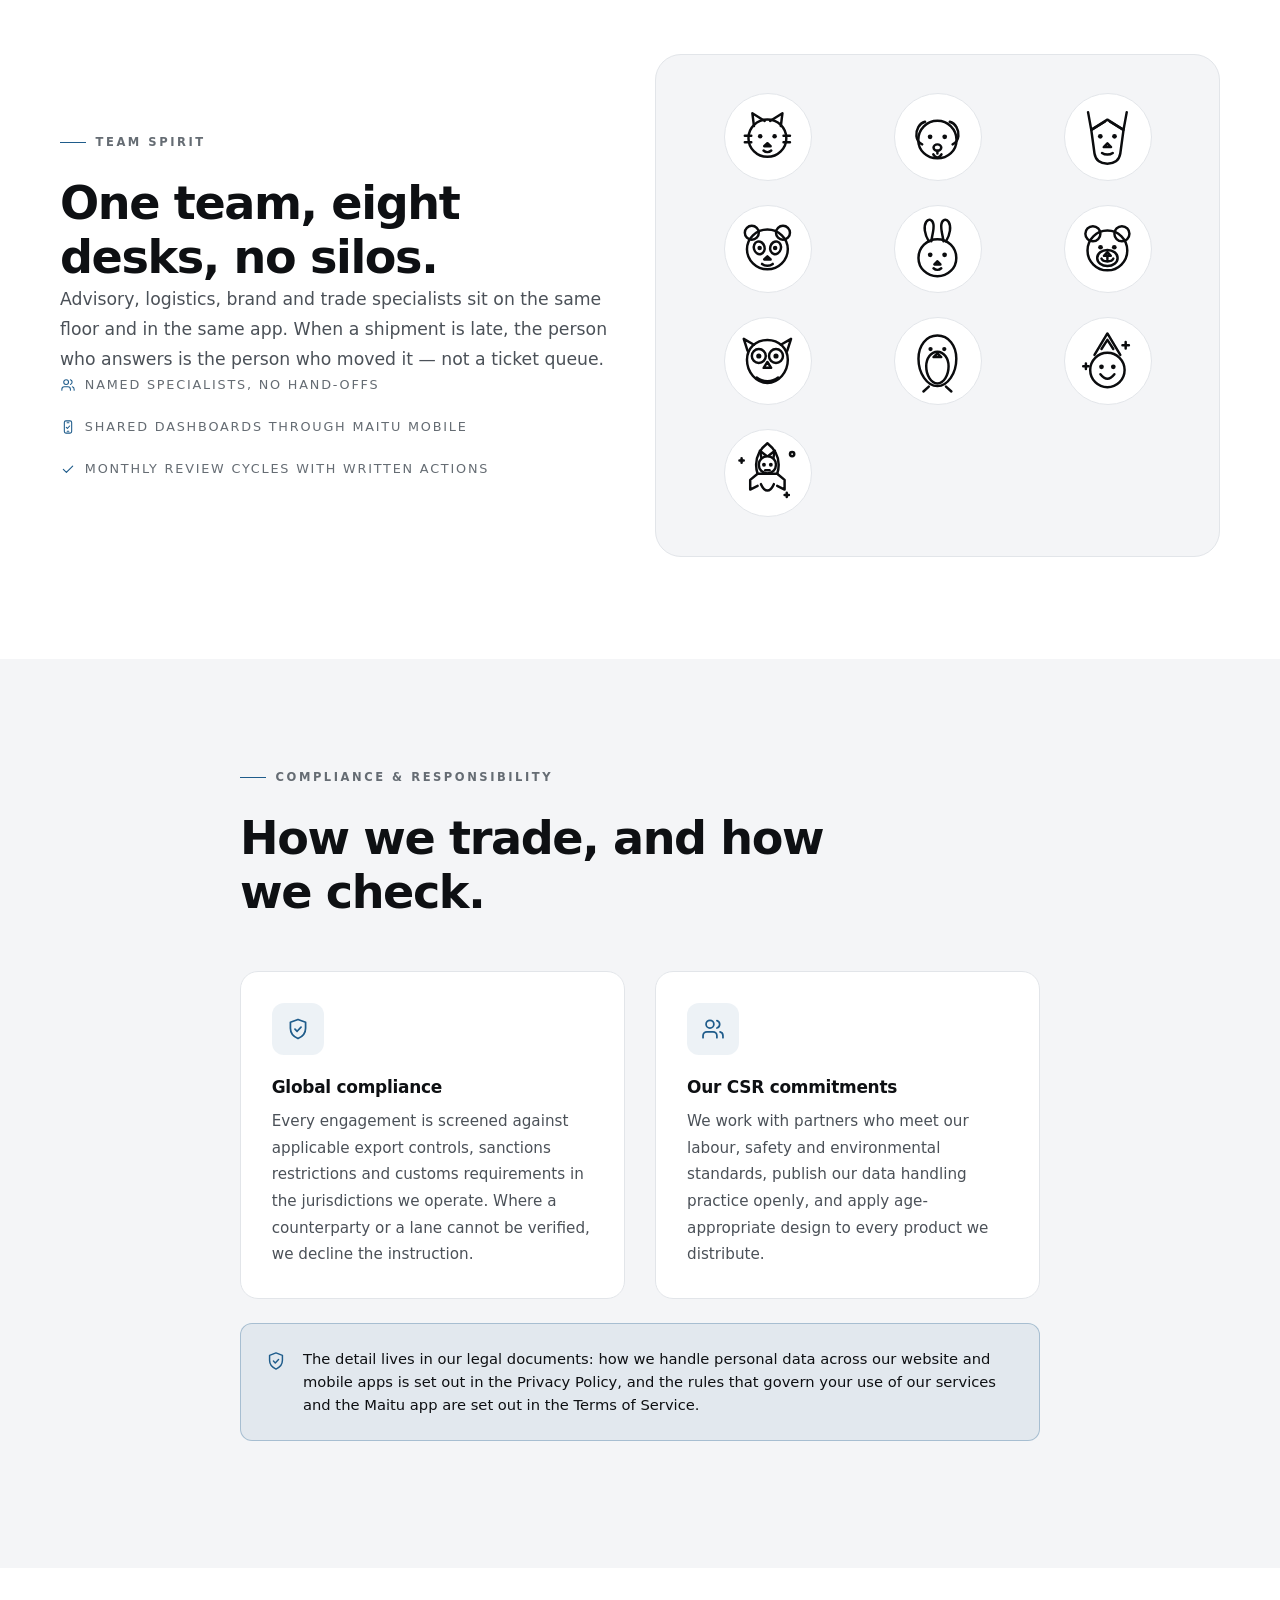
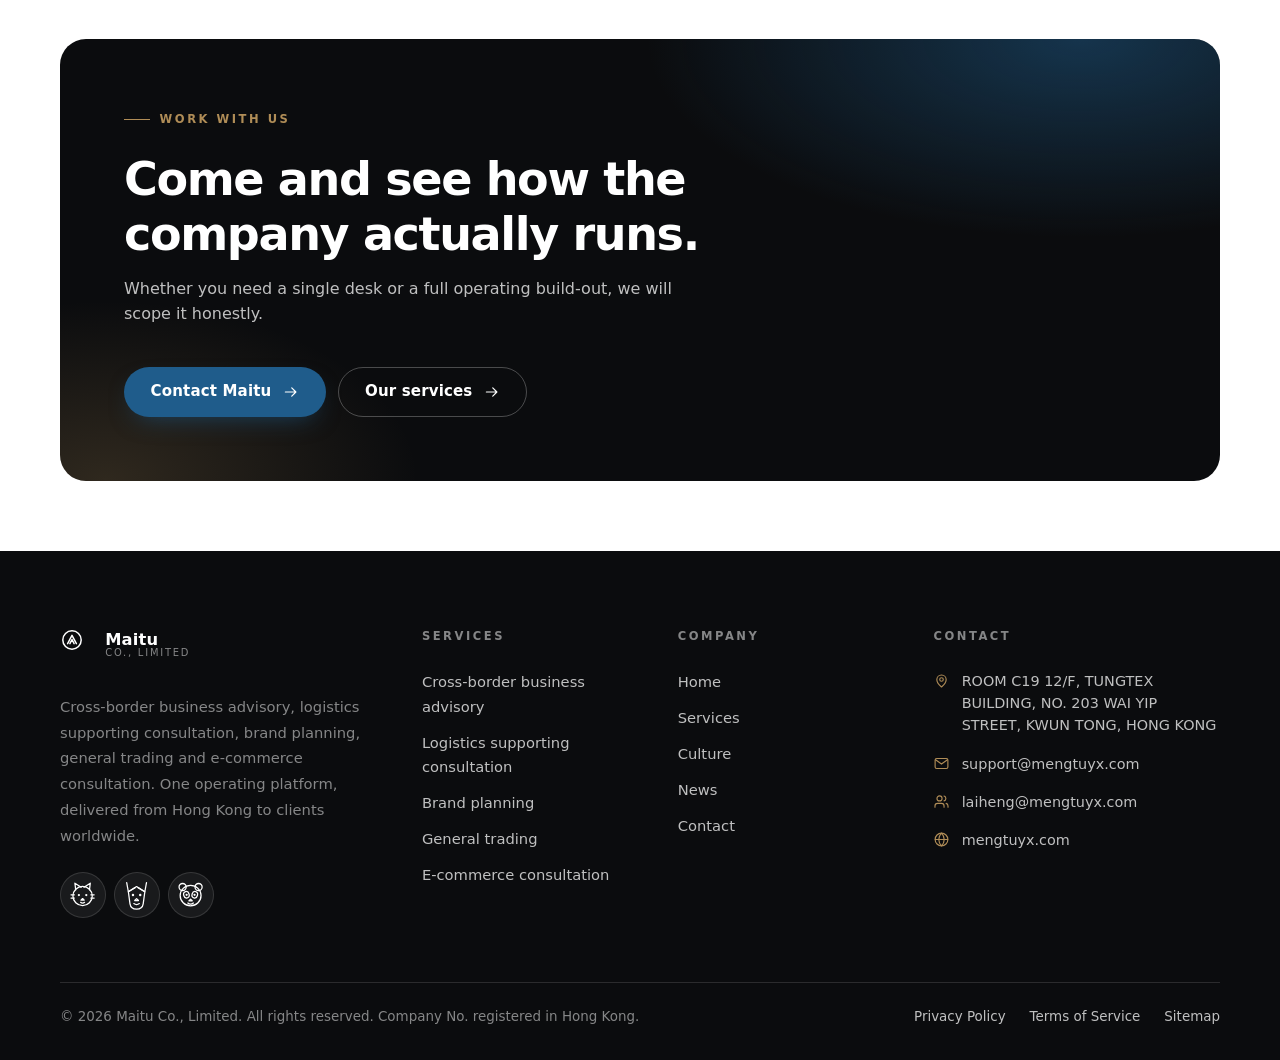
<file: culture.html>
<!DOCTYPE html>
<html lang="en">
<head>
<meta charset="utf-8">
<meta name="viewport" content="width=device-width, initial-scale=1">
<title>Culture &amp; Milestones — Maitu Co., Limited</title>
<meta name="description" content="The mission, vision and values behind Maitu Co., Limited, our milestones from Hong Kong, and our approach to compliance, CSR and global trade ethics.">
<link rel="canonical" href="https://mengtuyx.com/culture.html">
<meta property="og:type" content="website">
<meta property="og:title" content="Culture &amp; Milestones — Maitu Co., Limited">
<meta property="og:description" content="Mission, vision, values and milestones of Maitu Co., Limited, a Hong Kong cross-border business company.">
<meta property="og:url" content="https://mengtuyx.com/culture.html">
<meta property="og:image" content="https://mengtuyx.com/images/hero.png">
<meta property="og:site_name" content="Maitu Co., Limited">
<meta name="twitter:card" content="summary_large_image">
<meta name="twitter:title" content="Culture &amp; Milestones — Maitu Co., Limited">
<meta name="twitter:description" content="Mission, vision, values and milestones of Maitu Co., Limited.">
<meta name="twitter:image" content="https://mengtuyx.com/images/hero.png">
<link rel="stylesheet" href="css/style.css">
</head>
<body data-page="culture">
<a class="skip-link" href="#main">Skip to content</a>
<header id="site-header"></header>

<main id="main">

  <!-- ================= PAGE HERO ================= -->
  <section class="page-hero">
    <div class="container page-hero__inner">
      <span class="eyebrow eyebrow--metal reveal">Culture</span>
      <h1 class="h1 page-hero__title reveal">Serious about the trade. Light about ourselves.</h1>
      <p class="page-hero__lead reveal">
        Cross-border business runs on trust, precision and patience. We built Maitu around
        those three words — and around the belief that a company can be rigorous and still
        be a pleasant place to work.
      </p>
      <nav class="page-hero__crumbs reveal" aria-label="Breadcrumb">
        <a href="./">Home</a>
        <svg class="icon" aria-hidden="true"><use href="#arrow-right"></use></svg>
        <span>Culture</span>
      </nav>
    </div>
  </section>

  <!-- ================= MISSION / VISION / VALUES ================= -->
  <section class="section">
    <div class="container">
      <div class="section-head">
        <div class="section-head__text">
          <span class="eyebrow reveal">What drives us</span>
          <h2 class="h2 reveal">Mission, vision and values.</h2>
        </div>
      </div>

      <div class="grid grid-3 stagger">
        <article class="card value-card">
          <span class="value-card__icon"><svg class="icon" aria-hidden="true"><use href="#star"></use></svg></span>
          <span class="card__index">01 — MISSION</span>
          <h3 class="h3 card__title">Make it clear</h3>
          <p class="card__text">
            Make cross-border operations as clear to run as they are complex to build.
            Every recommendation should be understandable, costed and executable by the
            team receiving it.
          </p>
        </article>

        <article class="card value-card">
          <span class="value-card__icon"><svg class="icon" aria-hidden="true"><use href="#globe"></use></svg></span>
          <span class="card__index">02 — VISION</span>
          <h3 class="h3 card__title">Be the partner you keep</h3>
          <p class="card__text">
            To be the Hong Kong business that clients call first when they want to move
            goods, money and ideas across a border — and the one they keep afterwards.
          </p>
        </article>

        <article class="card value-card">
          <span class="value-card__icon"><svg class="icon" aria-hidden="true"><use href="#shield"></use></svg></span>
          <span class="card__index">03 — VALUES</span>
          <h3 class="h3 card__title">Precision, discretion, follow-through</h3>
          <p class="card__text">
            Accuracy in the detail, discretion in handling client information, and a
            promise kept on the date we gave. These are not posters; they are the criteria
            we review our own work against.
          </p>
        </article>
      </div>
    </div>
  </section>

  <!-- ================= MILESTONES ================= -->
  <section class="section section--paper">
    <div class="container container--narrow">
      <div class="section-head">
        <div class="section-head__text">
          <span class="eyebrow reveal">Milestones</span>
          <h2 class="h2 reveal">How the company grew.</h2>
          <p class="lead reveal">
            Each step added a capability rather than a slogan. We only expanded into a new
            market after we could serve it responsibly from Hong Kong.
          </p>
        </div>
      </div>

      <div class="timeline stagger">
        <article class="timeline__item">
          <span class="timeline__year">Foundation</span>
          <h3 class="timeline__title">Company established in Hong Kong</h3>
          <p class="timeline__text">
            Maitu Co., Limited is registered in Hong Kong with an office in Kwun Tong,
            building the company around cross-border business advisory as the first desk.
          </p>
        </article>

        <article class="timeline__item">
          <span class="timeline__year">Expansion</span>
          <h3 class="timeline__title">Logistics supporting consultation desk</h3>
          <p class="timeline__text">
            Freight cost structure, route design and documentation support were brought
            in-house so advisory recommendations could be operationally delivered.
          </p>
        </article>

        <article class="timeline__item">
          <span class="timeline__year">Expansion</span>
          <h3 class="timeline__title">Brand planning practice formed</h3>
          <p class="timeline__text">
            A dedicated brand planning team joined to help trading clients build identities
            that survive translation, regulation and channel change.
          </p>
        </article>

        <article class="timeline__item">
          <span class="timeline__year">Expansion</span>
          <h3 class="timeline__title">General trading operations launched</h3>
          <p class="timeline__text">
            Sourcing, negotiation and settlement for wholesale and retail programmes moved
            under one accountable commercial team.
          </p>
        </article>

        <article class="timeline__item">
          <span class="timeline__year">Expansion</span>
          <h3 class="timeline__title">E-commerce consultation added</h3>
          <p class="timeline__text">
            Cross-border channel strategy, localised listings and storefront operations were
            introduced as a dedicated consulting line.
          </p>
        </article>

        <article class="timeline__item">
          <span class="timeline__year">Platform</span>
          <h3 class="timeline__title">Maitu Mobile released to both app stores</h3>
          <p class="timeline__text">
            Our management app launched on Google Play and the Apple App Store, putting
            orders, inventory, supply chain tracking and consulting dashboards in the
            hands of client teams.
          </p>
        </article>

        <article class="timeline__item">
          <span class="timeline__year">Today</span>
          <h3 class="timeline__title">Eight business lines, one operating standard</h3>
          <p class="timeline__text">
            Cross-border business advisory, logistics supporting consultation, brand
            planning, general trading and e-commerce consultation now run from a single
            Hong Kong platform, supported by a partner network across more than sixty
            markets.
          </p>
        </article>
      </div>
    </div>
  </section>

  <!-- ================= TEAM SPIRIT ================= -->
  <section class="section">
    <div class="container">
      <div class="grid grid-2 grid--center">
        <div>
          <span class="eyebrow reveal">Team spirit</span>
          <h2 class="h2 reveal">One team, eight desks, no silos.</h2>
          <p class="lead reveal">
            Advisory, logistics, brand and trade specialists sit on the same floor and in the
            same app. When a shipment is late, the person who answers is the person who
            moved it — not a ticket queue.
          </p>
          <ul class="stack" role="list">
            <li class="mark"><svg class="icon" aria-hidden="true"><use href="#users"></use></svg> Named specialists, no hand-offs</li>
            <li class="mark"><svg class="icon" aria-hidden="true"><use href="#mobile-app"></use></svg> Shared dashboards through Maitu Mobile</li>
            <li class="mark"><svg class="icon" aria-hidden="true"><use href="#check"></use></svg> Monthly review cycles with written actions</li>
          </ul>
        </div>

        <div class="team-strip stagger">
          <span class="mascot mascot--lg" data-mascot="cat"></span>
          <span class="mascot mascot--lg" data-mascot="dog"></span>
          <span class="mascot mascot--lg" data-mascot="fox"></span>
          <span class="mascot mascot--lg" data-mascot="panda"></span>
          <span class="mascot mascot--lg" data-mascot="rabbit"></span>
          <span class="mascot mascot--lg" data-mascot="bear"></span>
          <span class="mascot mascot--lg" data-mascot="owl"></span>
          <span class="mascot mascot--lg" data-mascot="penguin"></span>
          <span class="mascot mascot--lg" data-mascot="party"></span>
          <span class="mascot mascot--lg" data-mascot="rocket-cat"></span>
        </div>
      </div>
    </div>
  </section>

  <!-- ================= COMPLIANCE & CSR ================= -->
  <section class="section section--paper">
    <div class="container container--narrow">
      <div class="section-head">
        <div class="section-head__text">
          <span class="eyebrow reveal">Compliance &amp; responsibility</span>
          <h2 class="h2 reveal">How we trade, and how we check.</h2>
        </div>
      </div>

      <div class="grid grid-2 stagger">
        <article class="card">
          <span class="card__icon"><svg class="icon" aria-hidden="true"><use href="#shield"></use></svg></span>
          <h3 class="h4 card__title">Global compliance</h3>
          <p class="card__text">
            Every engagement is screened against applicable export controls, sanctions
            restrictions and customs requirements in the jurisdictions we operate. Where
            a counterparty or a lane cannot be verified, we decline the instruction.
          </p>
        </article>

        <article class="card">
          <span class="card__icon"><svg class="icon" aria-hidden="true"><use href="#users"></use></svg></span>
          <h3 class="h4 card__title">Our CSR commitments</h3>
          <p class="card__text">
            We work with partners who meet our labour, safety and environmental standards,
            publish our data handling practice openly, and apply age-appropriate design to
            every product we distribute.
          </p>
        </article>
      </div>

      <div class="legal-callout reveal">
        <svg class="icon" aria-hidden="true"><use href="#shield"></use></svg>
        <p>
          The detail lives in our legal documents: how we handle personal data across our
          website and mobile apps is set out in the
          <a href="privacy.html">Privacy Policy</a>, and the rules that govern your use of
          our services and the Maitu app are set out in the
          <a href="terms.html">Terms of Service</a>.
        </p>
      </div>
    </div>
  </section>

  <!-- ================= CTA ================= -->
  <section class="section section--tight">
    <div class="container">
      <div class="cta-band reveal">
        <div class="cta-band__inner">
          <div>
            <span class="eyebrow eyebrow--metal">Work with us</span>
            <h2 class="h2 cta-band__title">Come and see how the company actually runs.</h2>
            <p>Whether you need a single desk or a full operating build-out, we will scope it honestly.</p>
          </div>
          <div class="cta-band__actions">
            <a class="btn btn--accent" href="contact.html">
              Contact Maitu
              <svg class="icon icon-arrow" aria-hidden="true"><use href="#arrow-right"></use></svg>
            </a>
            <a class="btn btn--ghost-light" href="services.html">
              Our services
              <svg class="icon icon-arrow" aria-hidden="true"><use href="#arrow-right"></use></svg>
            </a>
          </div>
        </div>
      </div>
    </div>
  </section>

</main>

<footer id="site-footer"></footer>
<script src="js/main.js" defer></script>
</body>
</html>
</file>
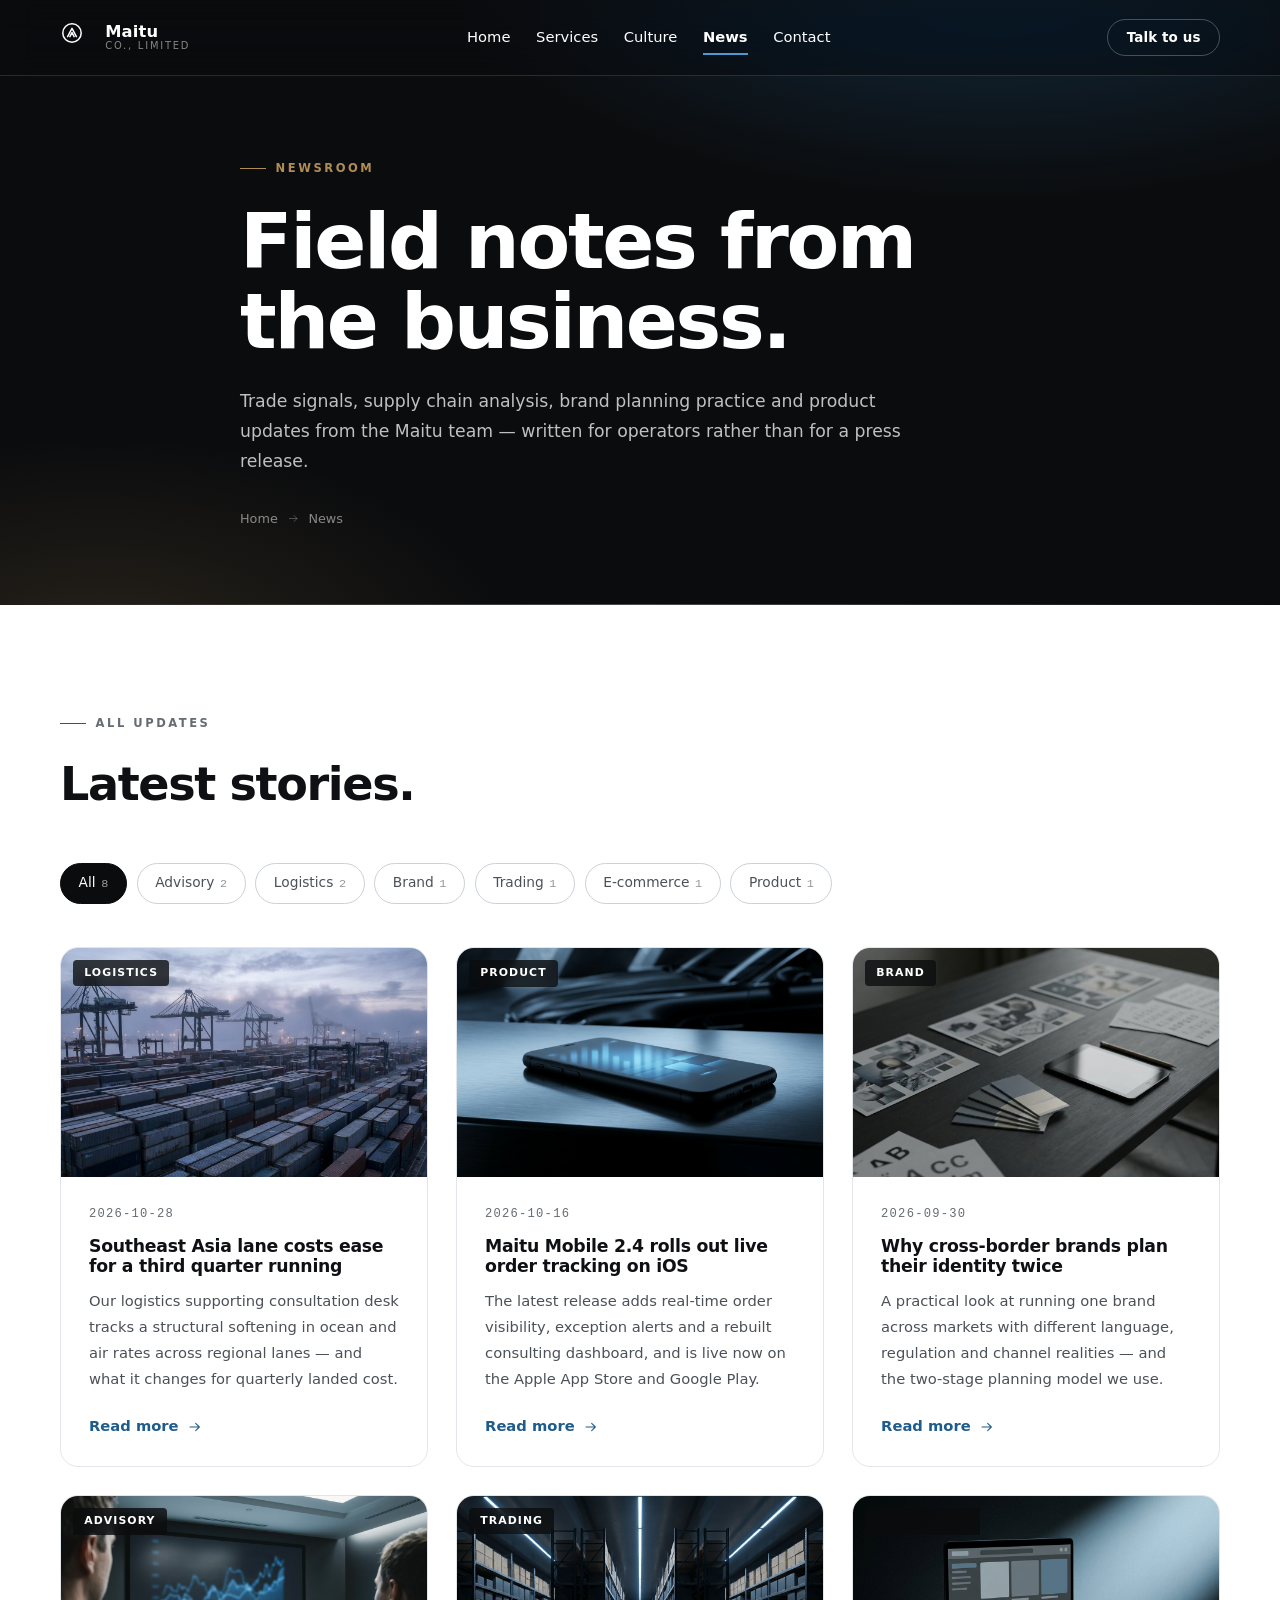
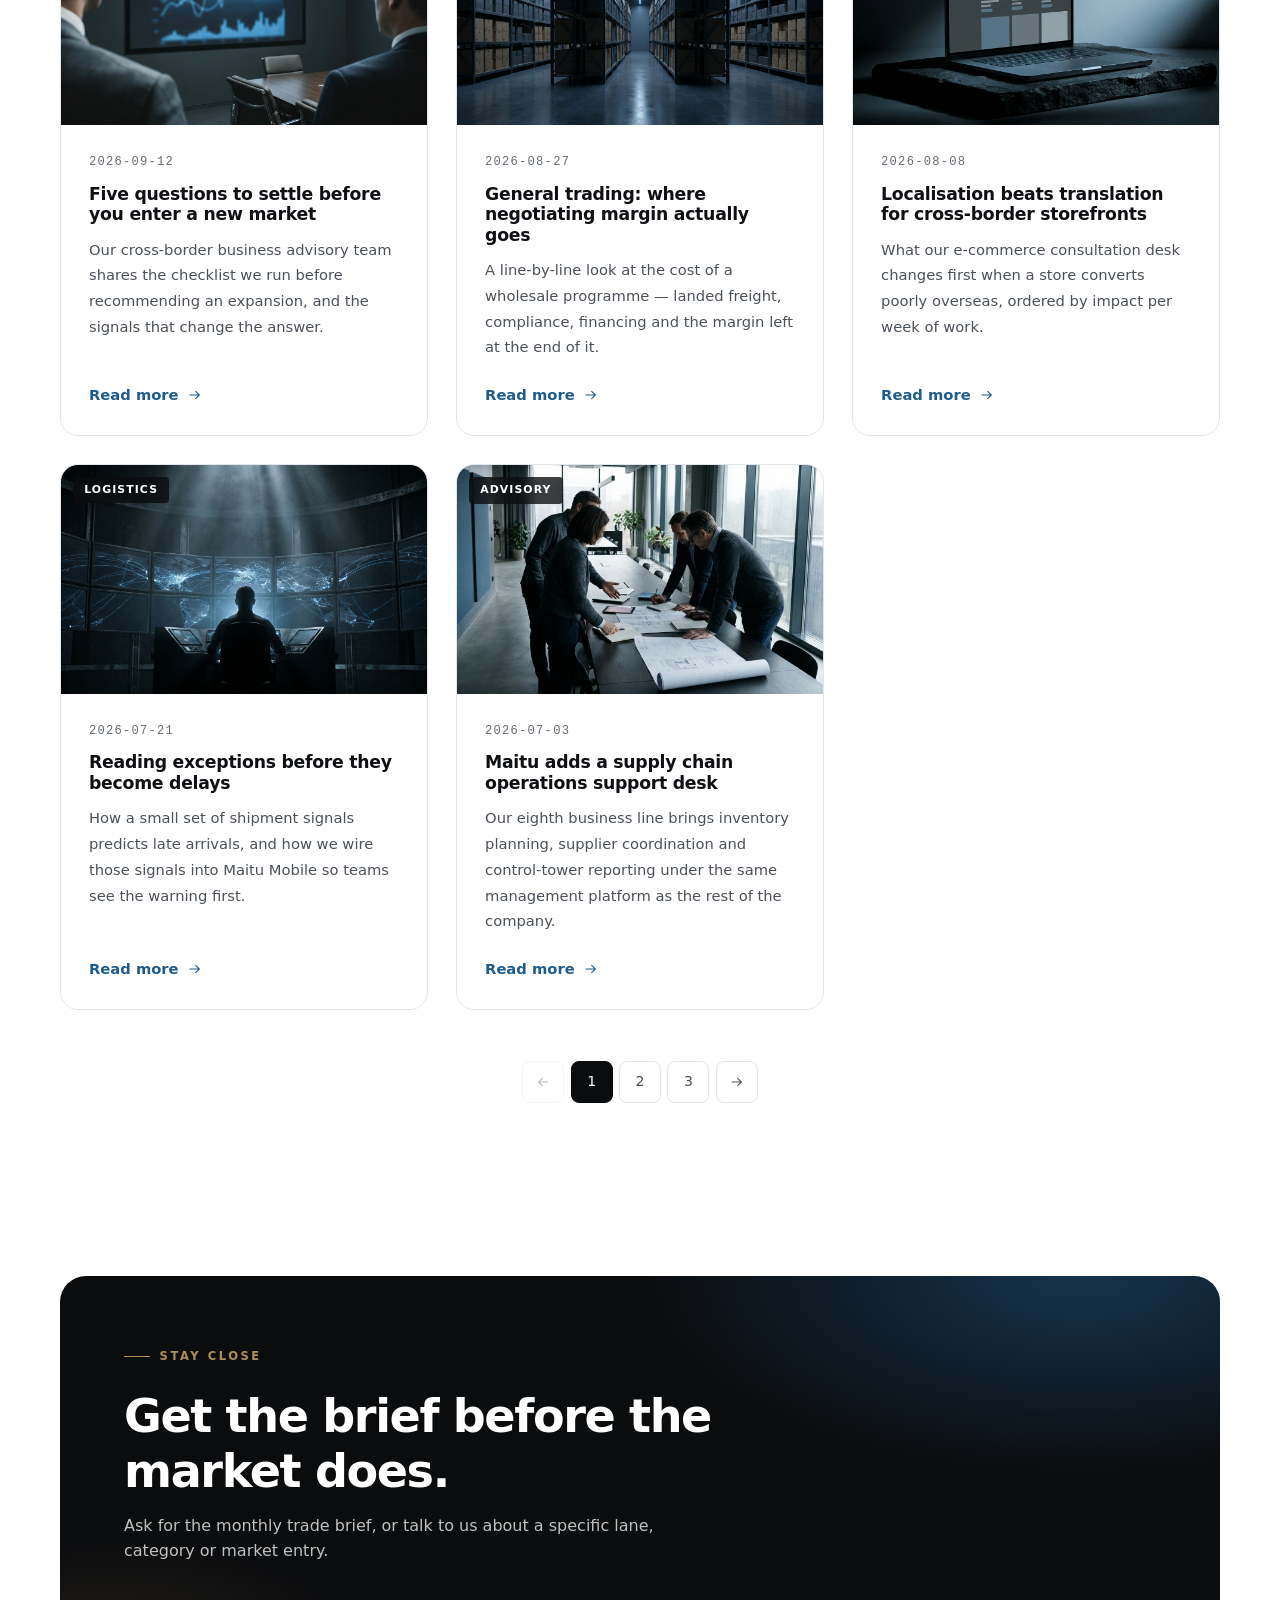
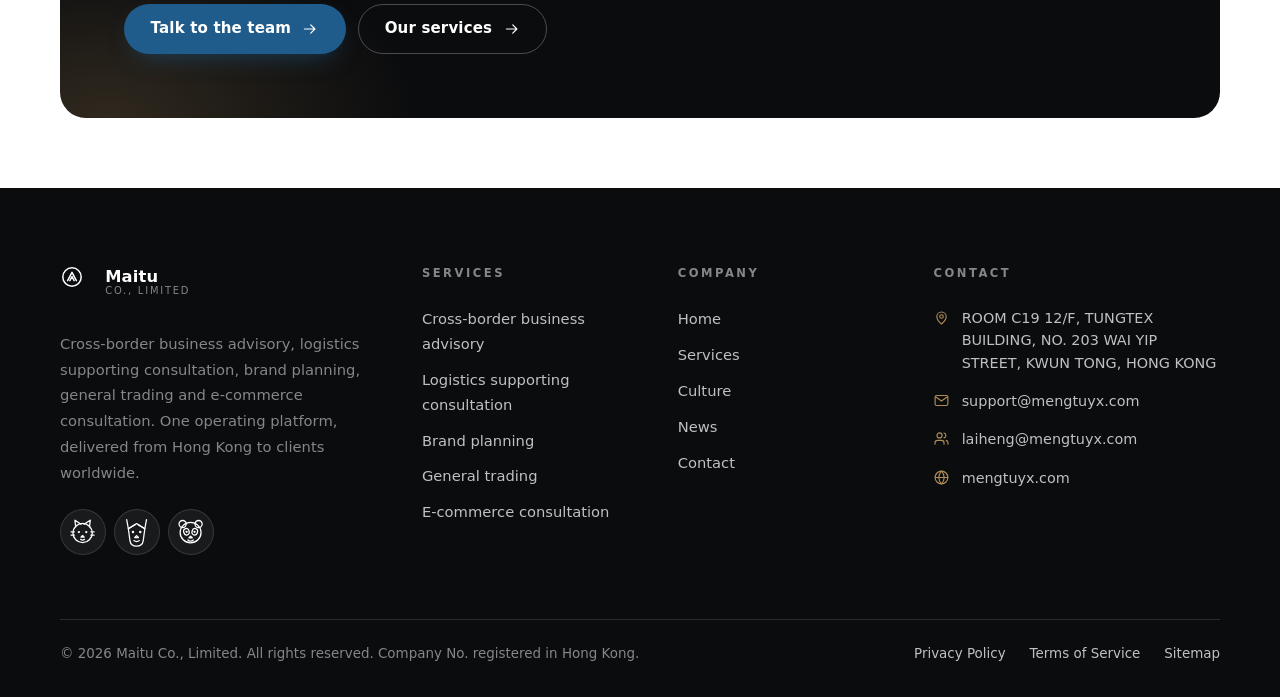
<file: news.html>
<!DOCTYPE html>
<html lang="en">
<head>
<meta charset="utf-8">
<meta name="viewport" content="width=device-width, initial-scale=1">
<title>Newsroom — Trade Insights, App Releases &amp; Company News | Maitu Co., Limited</title>
<meta name="description" content="Trade insights, supply chain analysis, brand planning notes and Maitu mobile app release updates from the Maitu Co., Limited newsroom.">
<link rel="canonical" href="https://mengtuyx.com/news.html">
<meta property="og:type" content="website">
<meta property="og:title" content="Newsroom — Maitu Co., Limited">
<meta property="og:description" content="Trade insights, supply chain analysis and Maitu mobile app release updates.">
<meta property="og:url" content="https://mengtuyx.com/news.html">
<meta property="og:image" content="https://mengtuyx.com/images/news-1.png">
<meta property="og:site_name" content="Maitu Co., Limited">
<meta name="twitter:card" content="summary_large_image">
<meta name="twitter:title" content="Newsroom — Maitu Co., Limited">
<meta name="twitter:description" content="Trade insights, supply chain analysis and Maitu mobile app release updates.">
<meta name="twitter:image" content="https://mengtuyx.com/images/news-1.png">
<link rel="stylesheet" href="css/style.css">
</head>
<body data-page="news">
<a class="skip-link" href="#main">Skip to content</a>
<header id="site-header"></header>

<main id="main">

  <!-- ================= PAGE HERO ================= -->
  <section class="page-hero">
    <div class="container page-hero__inner">
      <span class="eyebrow eyebrow--metal reveal">Newsroom</span>
      <h1 class="h1 page-hero__title reveal">Field notes from the business.</h1>
      <p class="page-hero__lead reveal">
        Trade signals, supply chain analysis, brand planning practice and product updates
        from the Maitu team — written for operators rather than for a press release.
      </p>
      <nav class="page-hero__crumbs reveal" aria-label="Breadcrumb">
        <a href="./">Home</a>
        <svg class="icon" aria-hidden="true"><use href="#arrow-right"></use></svg>
        <span>News</span>
      </nav>
    </div>
  </section>

  <!-- ================= NEWS LIST ================= -->
  <section class="section">
    <div class="container">
      <div class="section-head">
        <div class="section-head__text">
          <span class="eyebrow reveal">All updates</span>
          <h2 class="h2 reveal">Latest stories.</h2>
        </div>
      </div>

      <div class="filter-bar" role="group" aria-label="Filter news by category">
        <button class="filter-btn is-active" type="button" data-filter="all" aria-pressed="true">All<span class="count">8</span></button>
        <button class="filter-btn" type="button" data-filter="advisory" aria-pressed="false">Advisory<span class="count">2</span></button>
        <button class="filter-btn" type="button" data-filter="logistics" aria-pressed="false">Logistics<span class="count">2</span></button>
        <button class="filter-btn" type="button" data-filter="brand" aria-pressed="false">Brand<span class="count">1</span></button>
        <button class="filter-btn" type="button" data-filter="trading" aria-pressed="false">Trading<span class="count">1</span></button>
        <button class="filter-btn" type="button" data-filter="ecommerce" aria-pressed="false">E-commerce<span class="count">1</span></button>
        <button class="filter-btn" type="button" data-filter="product" aria-pressed="false">Product<span class="count">1</span></button>
      </div>

      <div class="news-grid stagger">
        <a class="news-card" href="news.html" data-category="logistics">
          <div class="news-card__media">
            <img src="images/news-1.png" alt="Container terminal at dusk" width="1200" height="750">
            <span class="news-card__cat">Logistics</span>
          </div>
          <div class="news-card__body">
            <span class="news-card__date">2026-10-28</span>
            <h3 class="news-card__title">Southeast Asia lane costs ease for a third quarter running</h3>
            <p class="news-card__excerpt">Our logistics supporting consultation desk tracks a structural softening in ocean and air rates across regional lanes — and what it changes for quarterly landed cost.</p>
            <span class="news-card__foot link-arrow">Read more
              <svg class="icon" aria-hidden="true"><use href="#arrow-right"></use></svg>
            </span>
          </div>
        </a>

        <a class="news-card" href="news.html" data-category="product">
          <div class="news-card__media">
            <img src="images/news-2.png" alt="Mobile app interface on a smartphone" width="1200" height="750">
            <span class="news-card__cat">Product</span>
          </div>
          <div class="news-card__body">
            <span class="news-card__date">2026-10-16</span>
            <h3 class="news-card__title">Maitu Mobile 2.4 rolls out live order tracking on iOS</h3>
            <p class="news-card__excerpt">The latest release adds real-time order visibility, exception alerts and a rebuilt consulting dashboard, and is live now on the Apple App Store and Google Play.</p>
            <span class="news-card__foot link-arrow">Read more
              <svg class="icon" aria-hidden="true"><use href="#arrow-right"></use></svg>
            </span>
          </div>
        </a>

        <a class="news-card" href="news.html" data-category="brand">
          <div class="news-card__media">
            <img src="images/news-3.png" alt="Brand planning workshop" width="1200" height="750">
            <span class="news-card__cat">Brand</span>
          </div>
          <div class="news-card__body">
            <span class="news-card__date">2026-09-30</span>
            <h3 class="news-card__title">Why cross-border brands plan their identity twice</h3>
            <p class="news-card__excerpt">A practical look at running one brand across markets with different language, regulation and channel realities — and the two-stage planning model we use.</p>
            <span class="news-card__foot link-arrow">Read more
              <svg class="icon" aria-hidden="true"><use href="#arrow-right"></use></svg>
            </span>
          </div>
        </a>

        <a class="news-card" href="news.html" data-category="advisory">
          <div class="news-card__media">
            <img src="images/news-4.png" alt="Business meeting reviewing market data" width="1200" height="750">
            <span class="news-card__cat">Advisory</span>
          </div>
          <div class="news-card__body">
            <span class="news-card__date">2026-09-12</span>
            <h3 class="news-card__title">Five questions to settle before you enter a new market</h3>
            <p class="news-card__excerpt">Our cross-border business advisory team shares the checklist we run before recommending an expansion, and the signals that change the answer.</p>
            <span class="news-card__foot link-arrow">Read more
              <svg class="icon" aria-hidden="true"><use href="#arrow-right"></use></svg>
            </span>
          </div>
        </a>

        <a class="news-card" href="news.html" data-category="trading">
          <div class="news-card__media">
            <img src="images/news-5.png" alt="Warehouse shelves with packaged goods" width="1200" height="750">
            <span class="news-card__cat">Trading</span>
          </div>
          <div class="news-card__body">
            <span class="news-card__date">2026-08-27</span>
            <h3 class="news-card__title">General trading: where negotiating margin actually goes</h3>
            <p class="news-card__excerpt">A line-by-line look at the cost of a wholesale programme — landed freight, compliance, financing and the margin left at the end of it.</p>
            <span class="news-card__foot link-arrow">Read more
              <svg class="icon" aria-hidden="true"><use href="#arrow-right"></use></svg>
            </span>
          </div>
        </a>

        <a class="news-card" href="news.html" data-category="ecommerce">
          <div class="news-card__media">
            <img src="images/news-6.png" alt="E-commerce checkout on a laptop" width="1200" height="750">
            <span class="news-card__cat">E-commerce</span>
          </div>
          <div class="news-card__body">
            <span class="news-card__date">2026-08-08</span>
            <h3 class="news-card__title">Localisation beats translation for cross-border storefronts</h3>
            <p class="news-card__excerpt">What our e-commerce consultation desk changes first when a store converts poorly overseas, ordered by impact per week of work.</p>
            <span class="news-card__foot link-arrow">Read more
              <svg class="icon" aria-hidden="true"><use href="#arrow-right"></use></svg>
            </span>
          </div>
        </a>

        <a class="news-card" href="news.html" data-category="logistics">
          <div class="news-card__media">
            <img src="images/news-7.png" alt="Logistics control tower screens" width="1200" height="750">
            <span class="news-card__cat">Logistics</span>
          </div>
          <div class="news-card__body">
            <span class="news-card__date">2026-07-21</span>
            <h3 class="news-card__title">Reading exceptions before they become delays</h3>
            <p class="news-card__excerpt">How a small set of shipment signals predicts late arrivals, and how we wire those signals into Maitu Mobile so teams see the warning first.</p>
            <span class="news-card__foot link-arrow">Read more
              <svg class="icon" aria-hidden="true"><use href="#arrow-right"></use></svg>
            </span>
          </div>
        </a>

        <a class="news-card" href="news.html" data-category="advisory">
          <div class="news-card__media">
            <img src="images/news-8.png" alt="Team members collaborating in an office" width="1200" height="750">
            <span class="news-card__cat">Advisory</span>
          </div>
          <div class="news-card__body">
            <span class="news-card__date">2026-07-03</span>
            <h3 class="news-card__title">Maitu adds a supply chain operations support desk</h3>
            <p class="news-card__excerpt">Our eighth business line brings inventory planning, supplier coordination and control-tower reporting under the same management platform as the rest of the company.</p>
            <span class="news-card__foot link-arrow">Read more
              <svg class="icon" aria-hidden="true"><use href="#arrow-right"></use></svg>
            </span>
          </div>
        </a>
      </div>

      <p class="text-muted center" data-news-empty hidden>No stories in this category yet — check back shortly.</p>

      <nav class="pagination" aria-label="News pagination">
        <button class="pagination__btn" type="button" data-page-btn disabled aria-label="Previous page">
          <svg class="icon" aria-hidden="true"><use href="#arrow-right"></use></svg>
        </button>
        <button class="pagination__btn is-active" type="button" data-page-btn aria-current="page">1</button>
        <button class="pagination__btn" type="button" data-page-btn>2</button>
        <button class="pagination__btn" type="button" data-page-btn>3</button>
        <button class="pagination__btn" type="button" data-page-btn aria-label="Next page">
          <svg class="icon" aria-hidden="true"><use href="#arrow-right"></use></svg>
        </button>
      </nav>
    </div>
  </section>

  <!-- ================= CTA ================= -->
  <section class="section section--tight">
    <div class="container">
      <div class="cta-band reveal">
        <div class="cta-band__inner">
          <div>
            <span class="eyebrow eyebrow--metal">Stay close</span>
            <h2 class="h2 cta-band__title">Get the brief before the market does.</h2>
            <p>Ask for the monthly trade brief, or talk to us about a specific lane, category or market entry.</p>
          </div>
          <div class="cta-band__actions">
            <a class="btn btn--accent" href="contact.html">
              Talk to the team
              <svg class="icon icon-arrow" aria-hidden="true"><use href="#arrow-right"></use></svg>
            </a>
            <a class="btn btn--ghost-light" href="services.html">
              Our services
              <svg class="icon icon-arrow" aria-hidden="true"><use href="#arrow-right"></use></svg>
            </a>
          </div>
        </div>
      </div>
    </div>
  </section>

</main>

<footer id="site-footer"></footer>
<script src="js/main.js" defer></script>
</body>
</html>
</file>
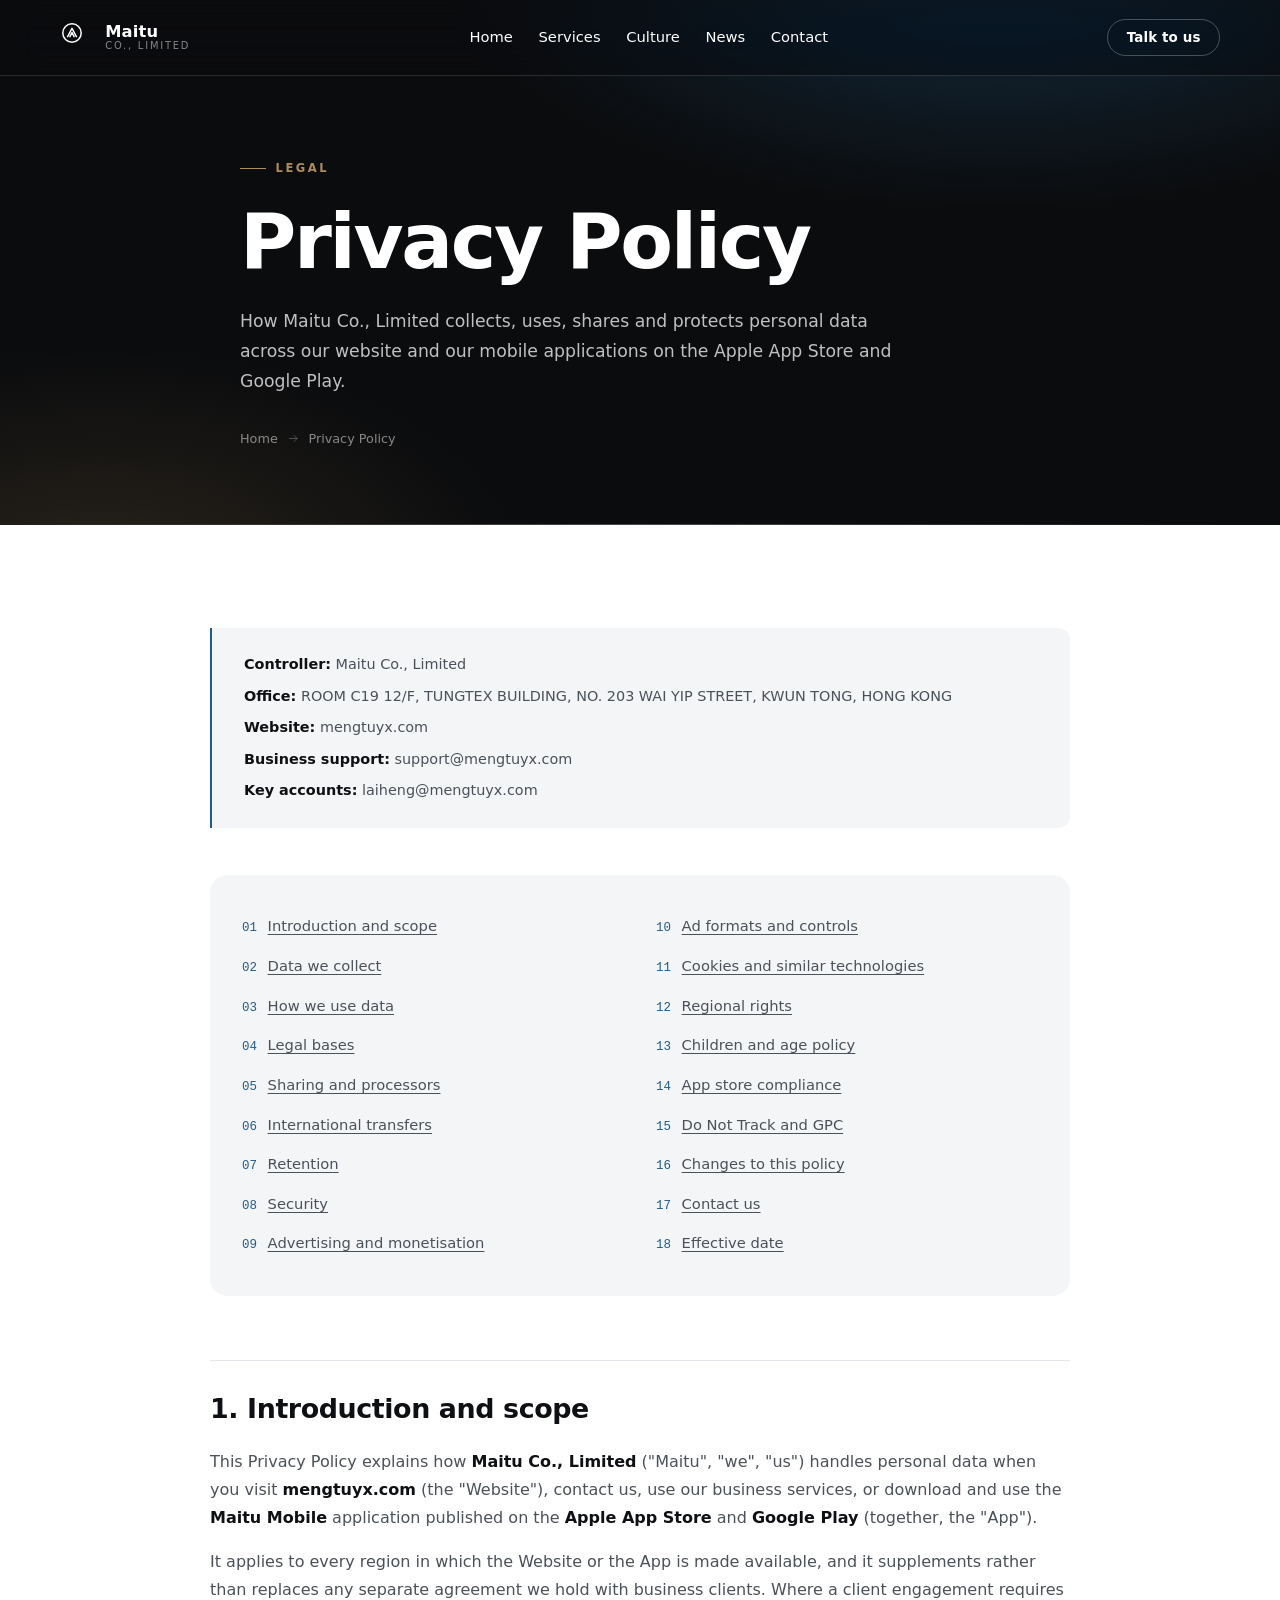
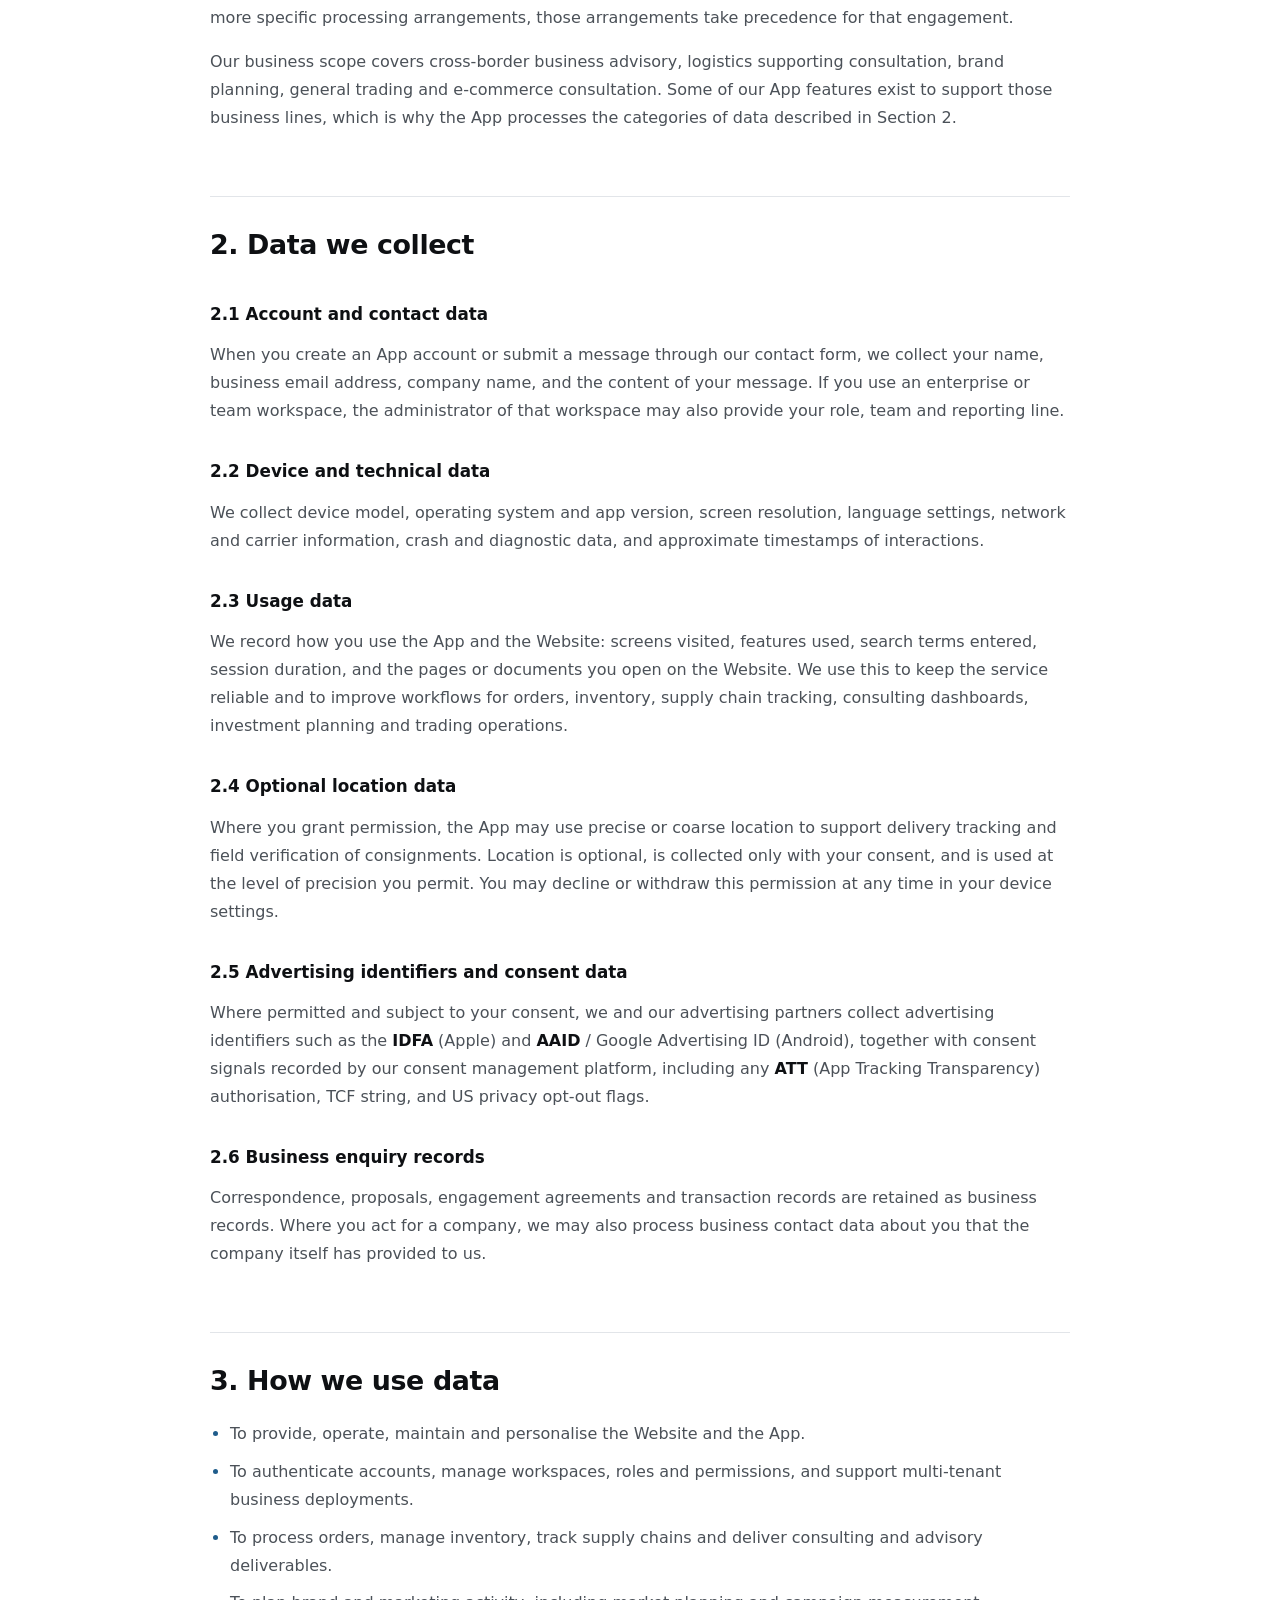
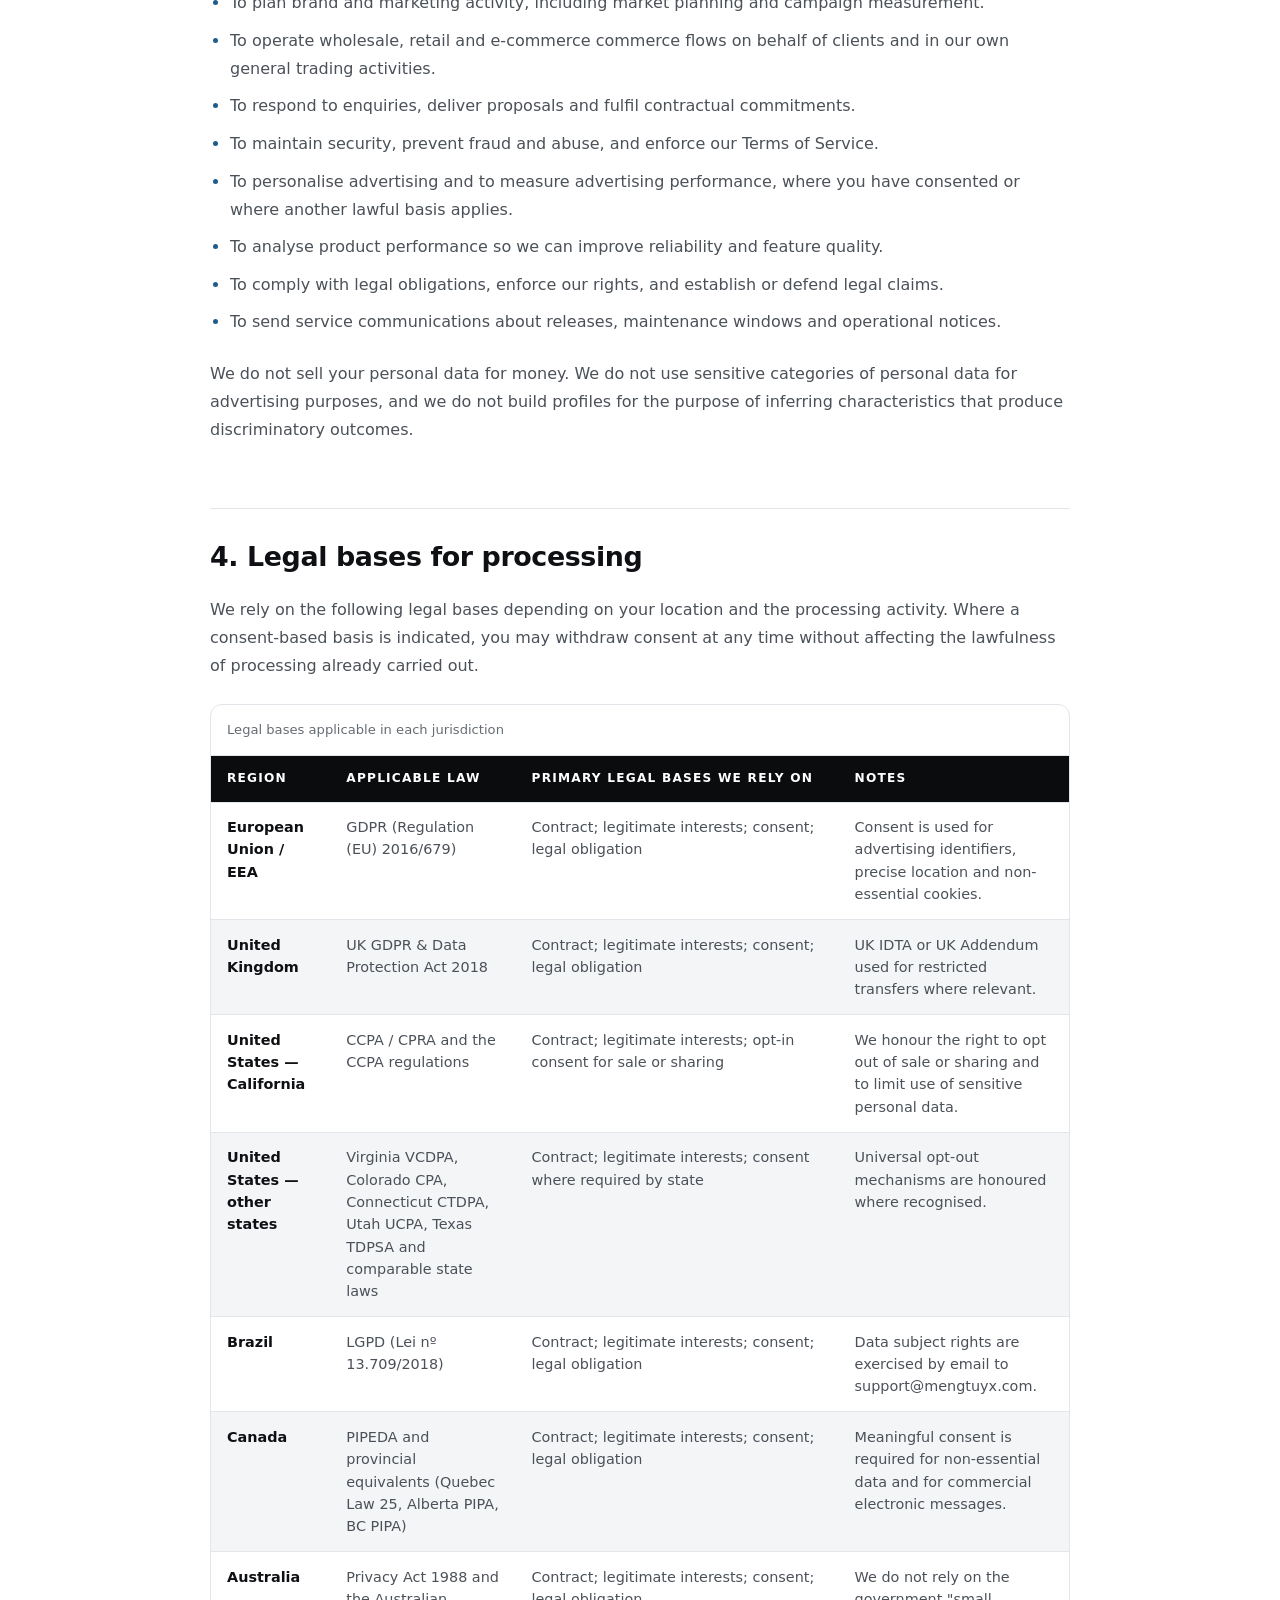
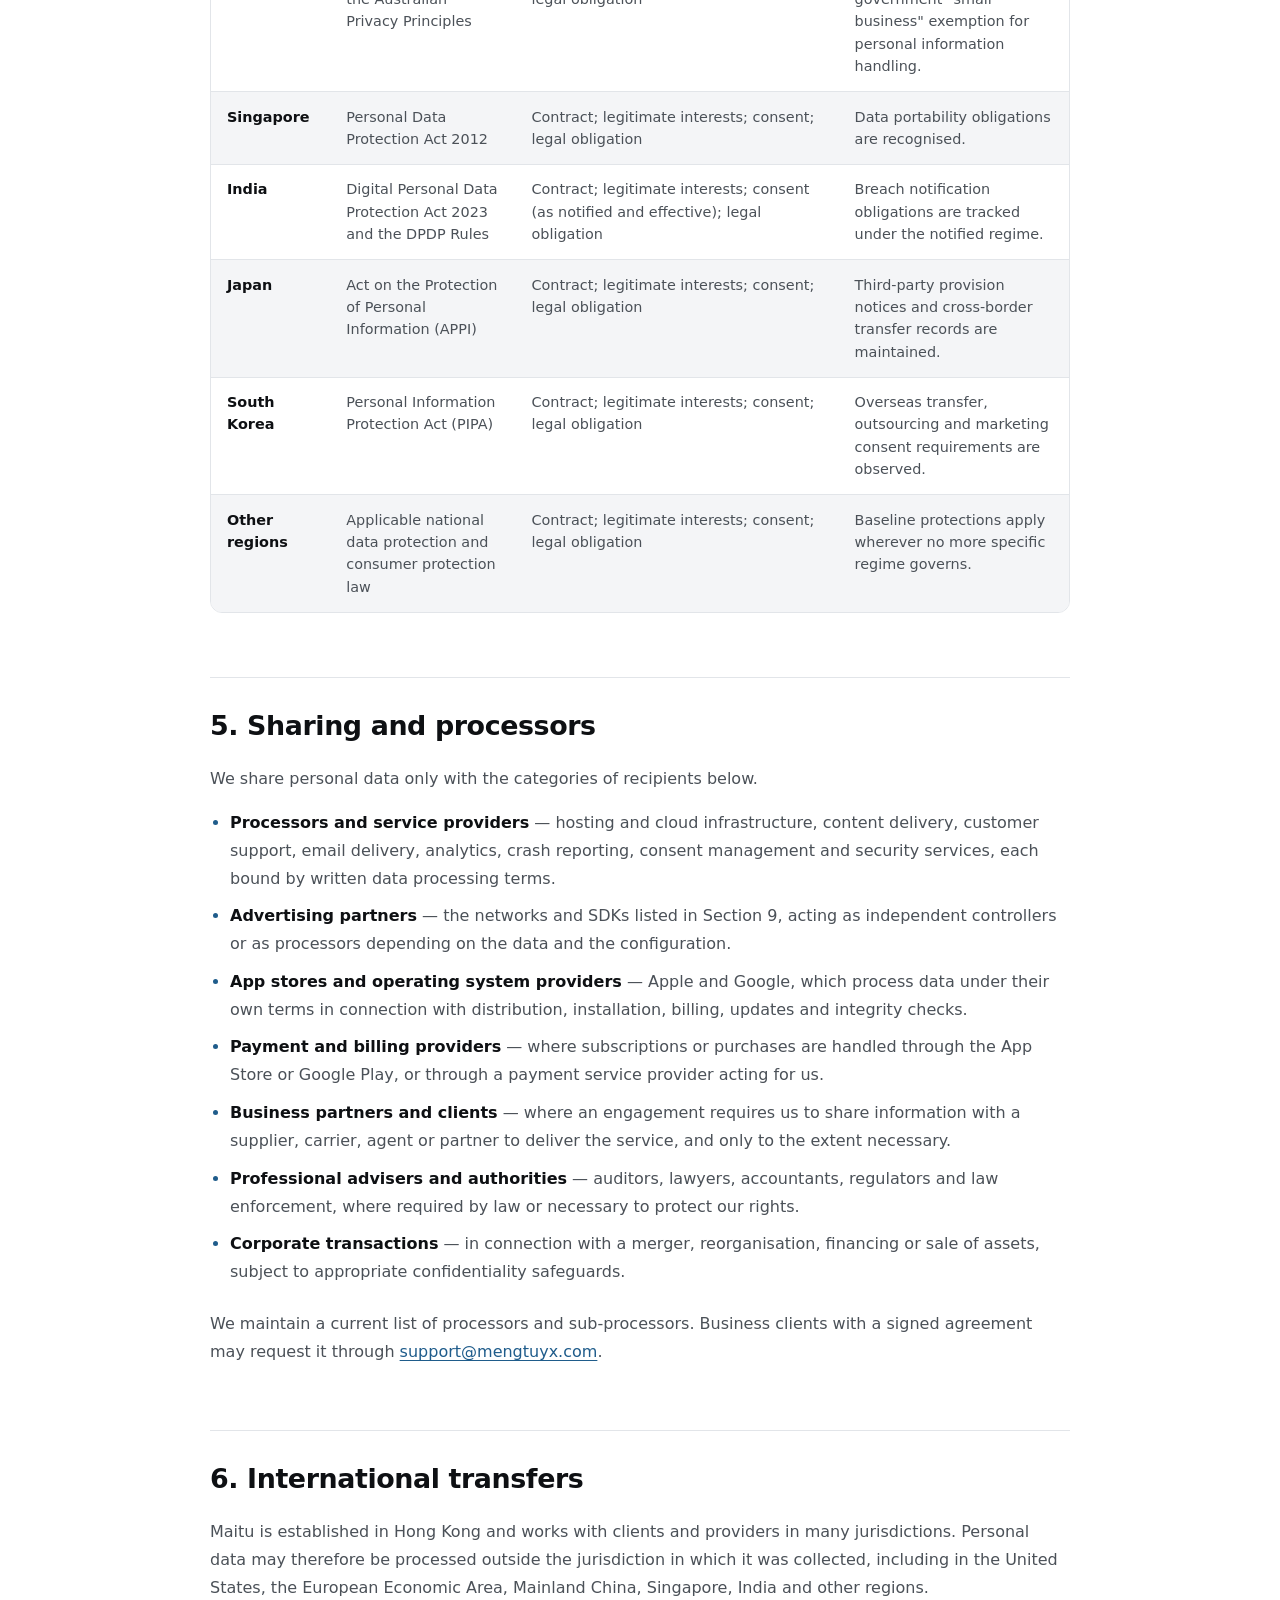
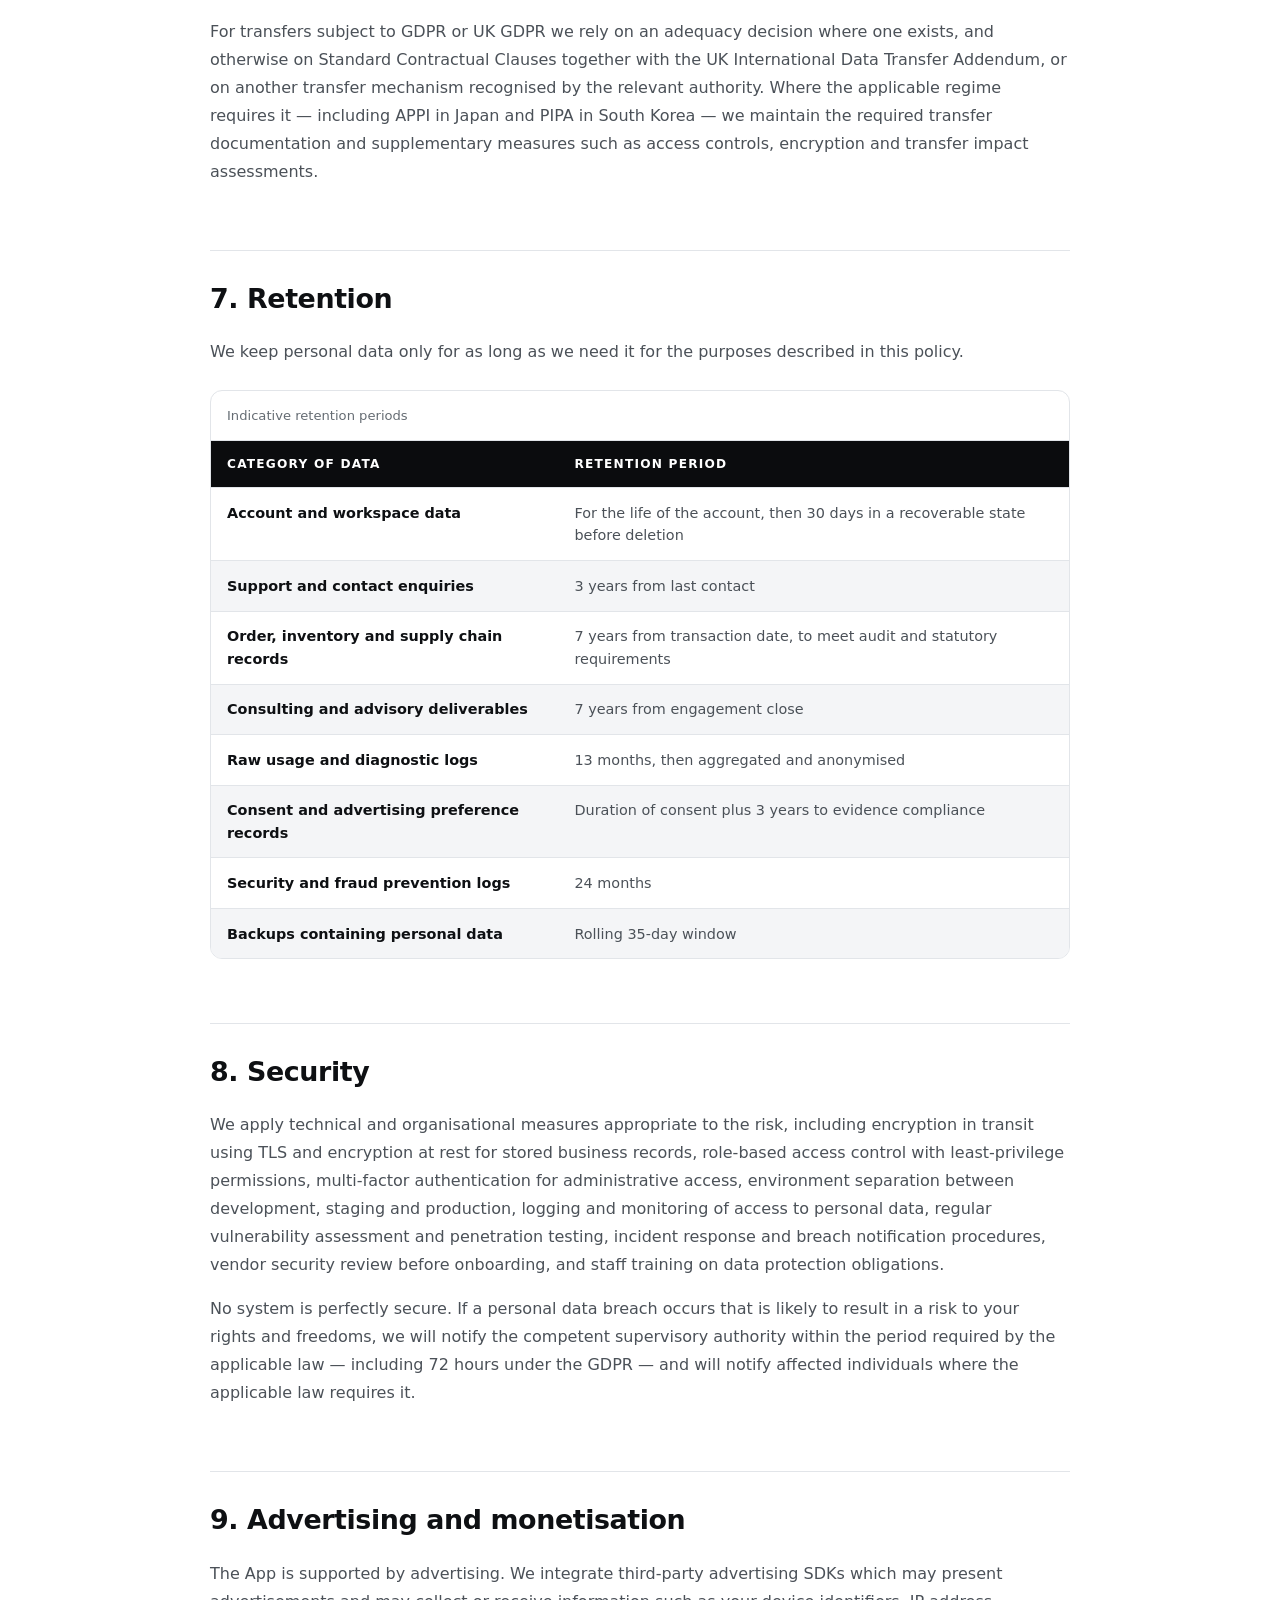
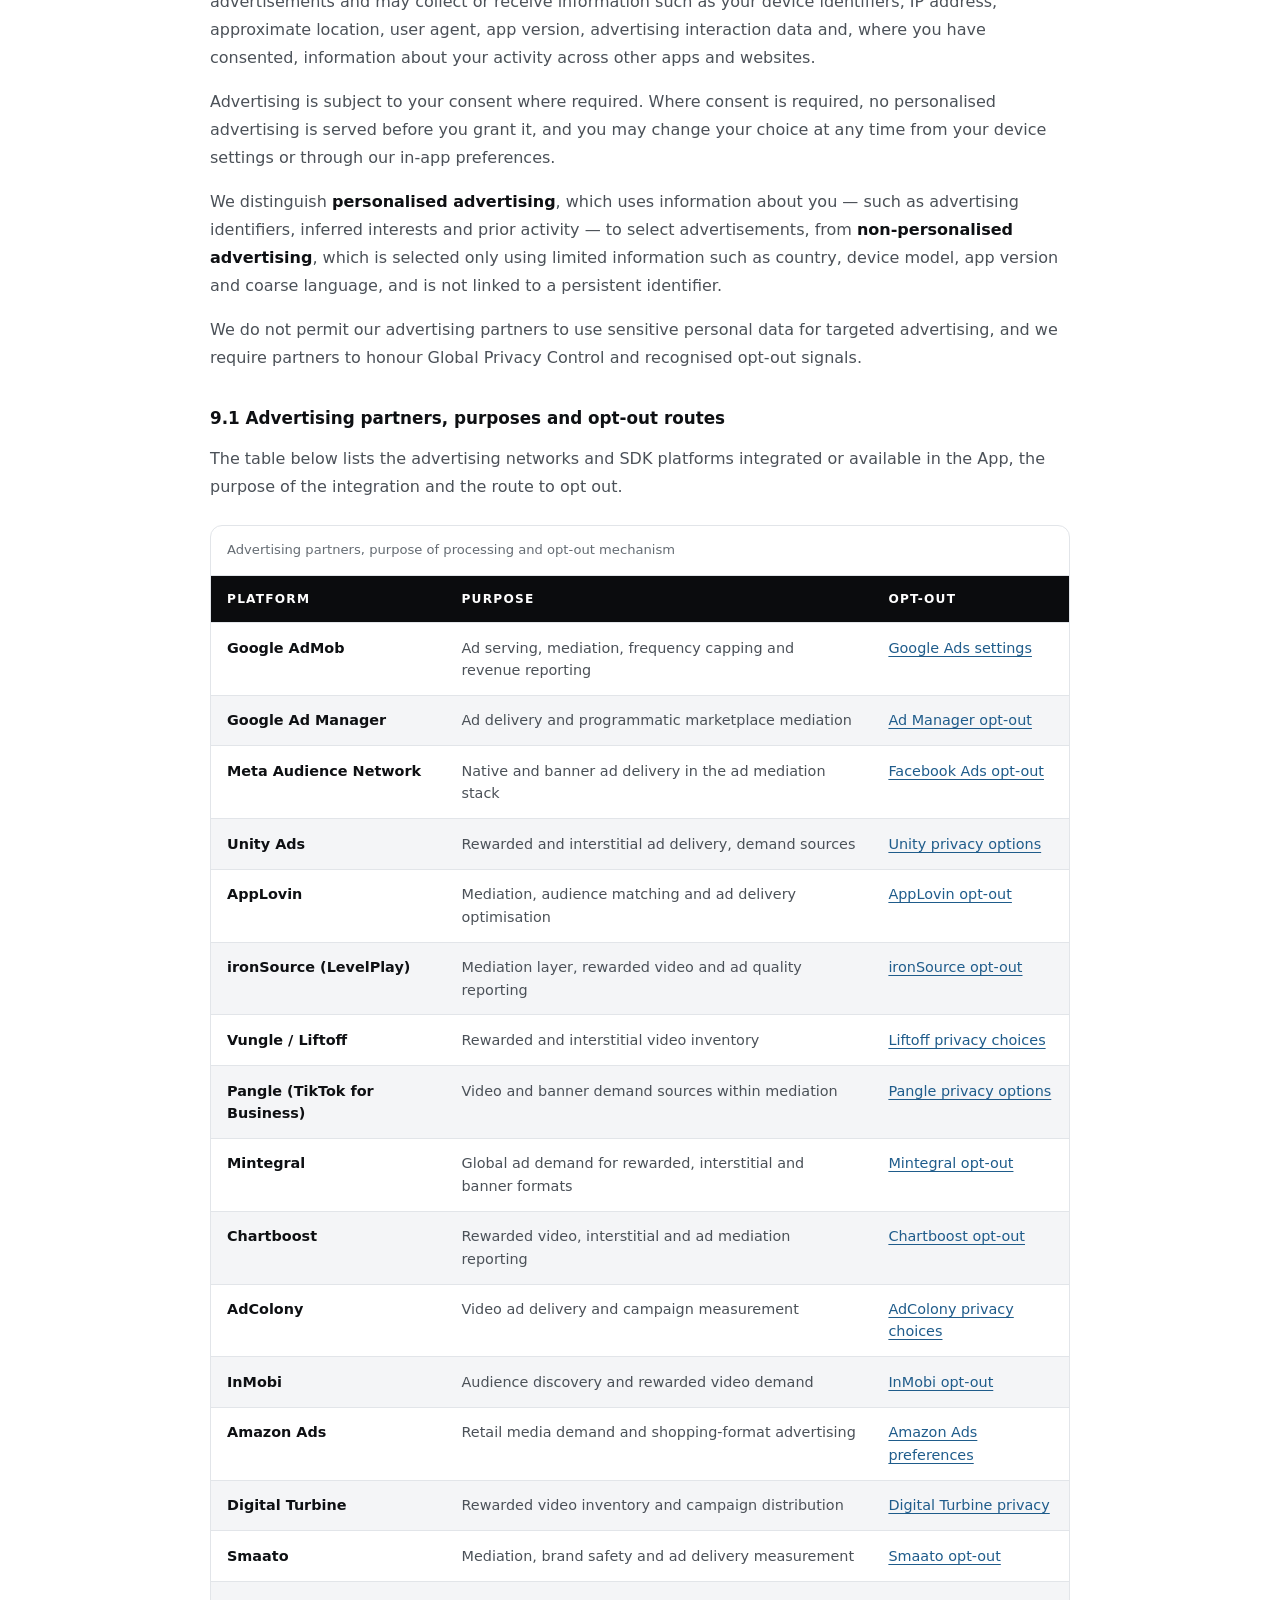
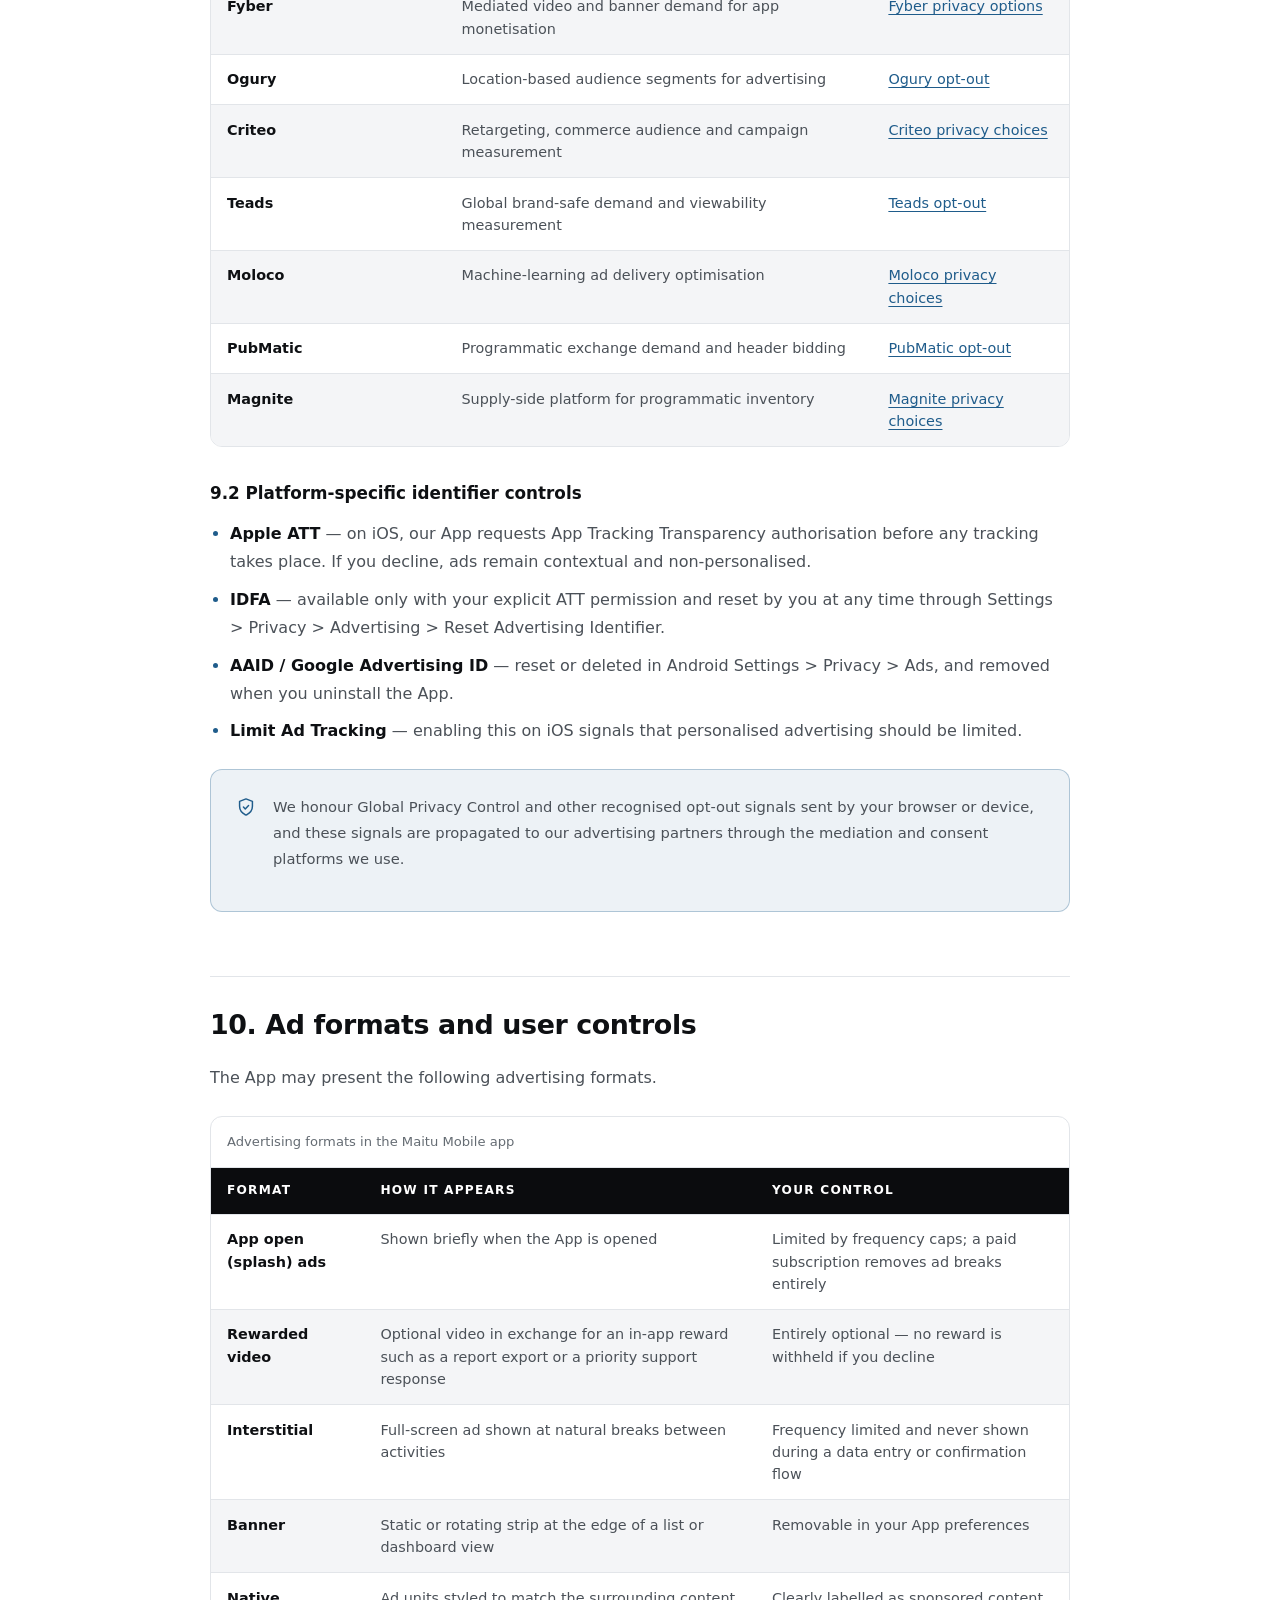
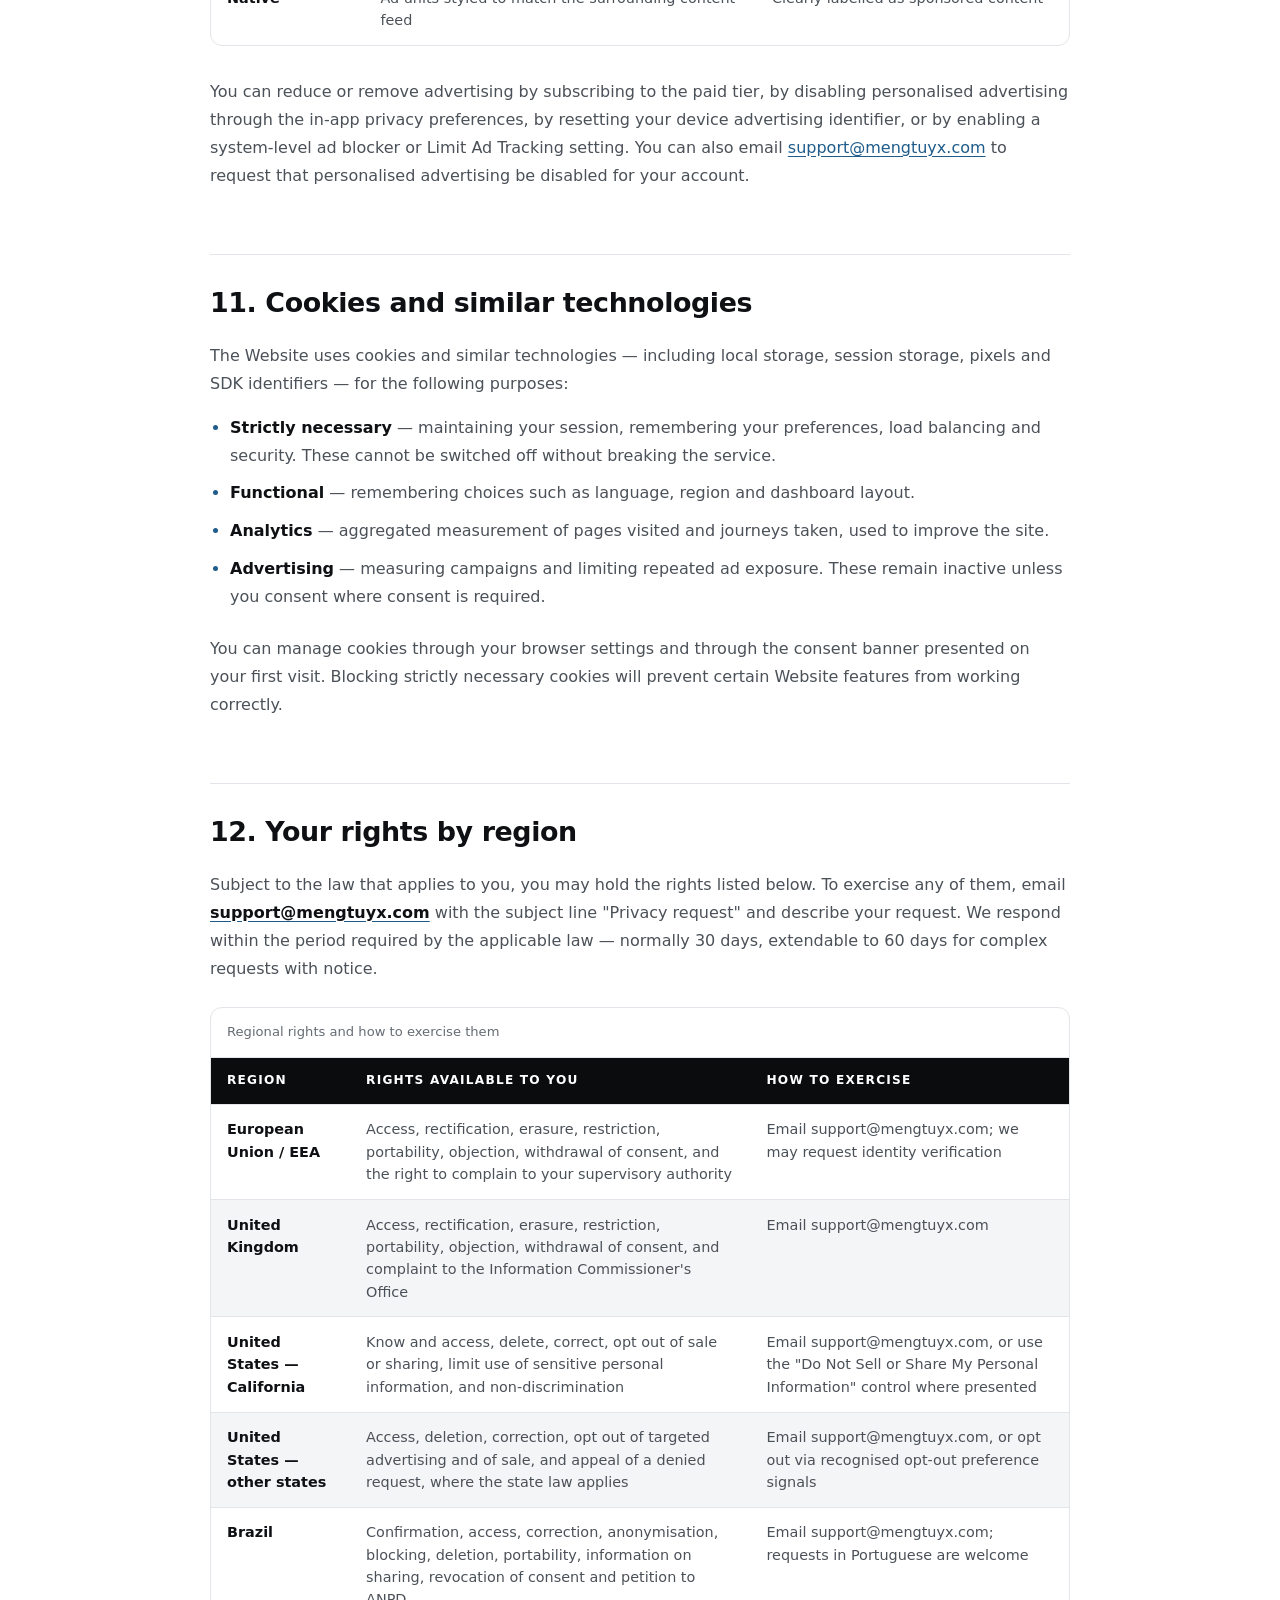
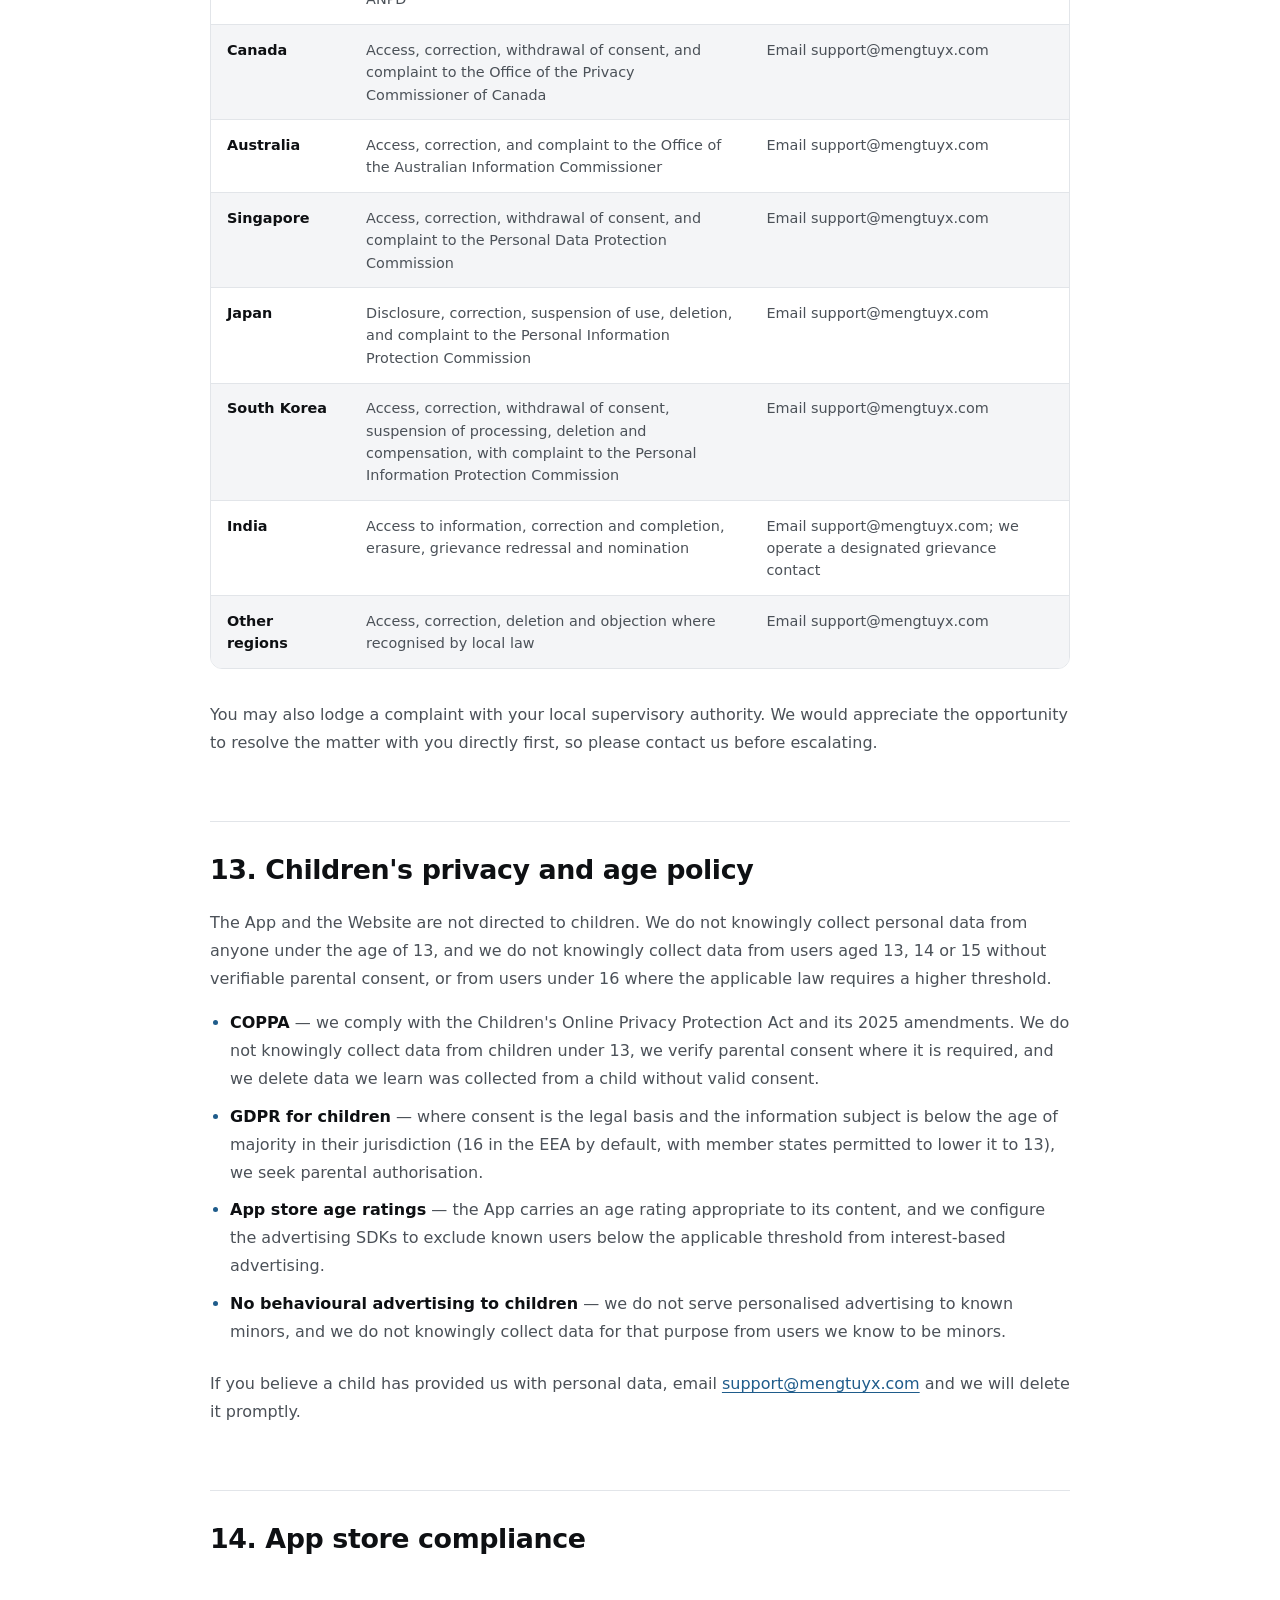
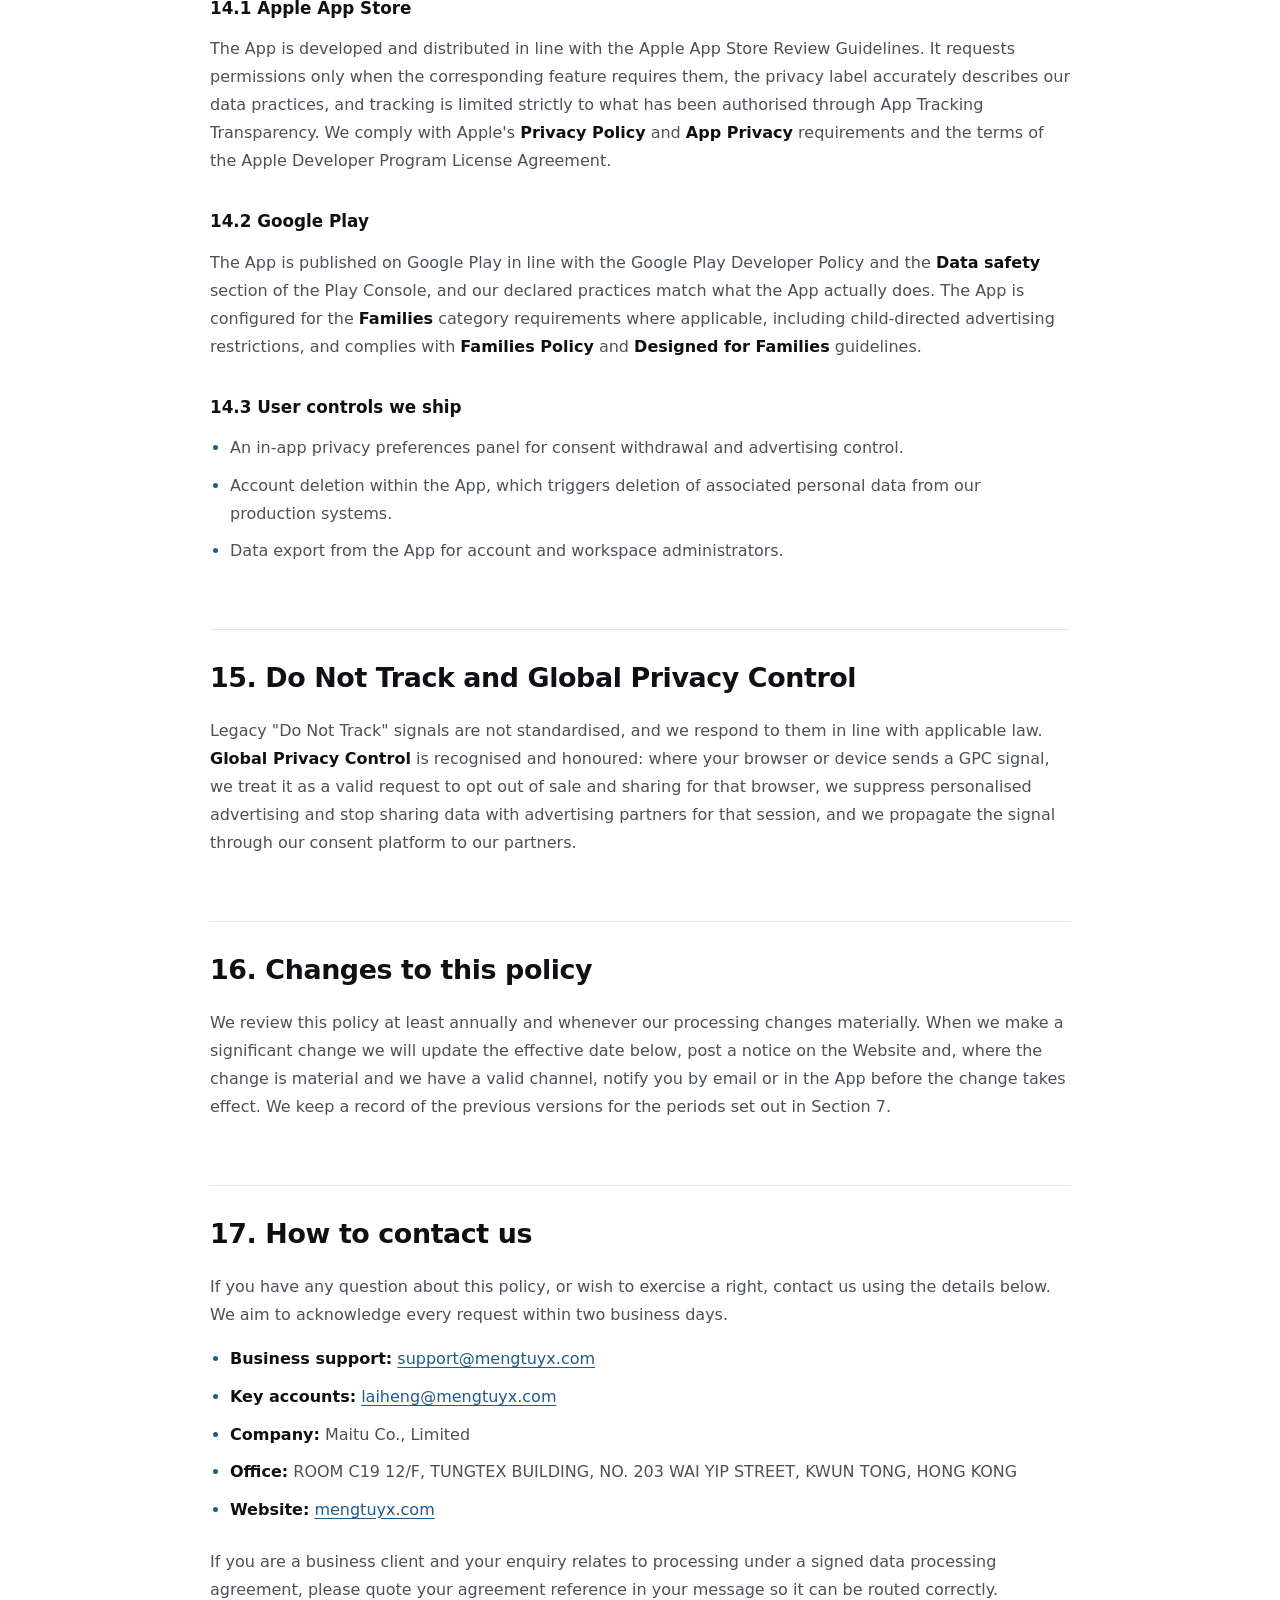
<file: privacy.html>
<!DOCTYPE html>
<html lang="en">
<head>
<meta charset="utf-8">
<meta name="viewport" content="width=device-width, initial-scale=1">
<title>Privacy Policy — Maitu Co., Limited</title>
<meta name="description" content="How Maitu Co., Limited collects, uses, shares and protects personal data across our website and mobile apps for Google Play and the Apple App Store, including regional privacy rights.">
<link rel="canonical" href="https://mengtuyx.com/privacy.html">
<meta property="og:type" content="article">
<meta property="og:title" content="Privacy Policy — Maitu Co., Limited">
<meta property="og:description" content="Data collection, legal bases, advertising partners, retention, security and regional privacy rights.">
<meta property="og:url" content="https://mengtuyx.com/privacy.html">
<meta property="og:image" content="https://mengtuyx.com/images/hero.png">
<meta property="og:site_name" content="Maitu Co., Limited">
<meta name="twitter:card" content="summary_large_image">
<meta name="twitter:title" content="Privacy Policy — Maitu Co., Limited">
<meta name="twitter:description" content="Data collection, legal bases, advertising partners, retention, security and regional privacy rights.">
<meta name="twitter:image" content="https://mengtuyx.com/images/hero.png">
<link rel="stylesheet" href="css/style.css">
</head>
<body data-page="legal">
<a class="skip-link" href="#main">Skip to content</a>
<header id="site-header"></header>

<main id="main">

  <section class="page-hero">
    <div class="container page-hero__inner">
      <span class="eyebrow eyebrow--metal reveal">Legal</span>
      <h1 class="h1 page-hero__title reveal">Privacy Policy</h1>
      <p class="page-hero__lead reveal">
        How Maitu Co., Limited collects, uses, shares and protects personal data across our
        website and our mobile applications on the Apple App Store and Google Play.
      </p>
      <nav class="page-hero__crumbs reveal" aria-label="Breadcrumb">
        <a href="./">Home</a>
        <svg class="icon" aria-hidden="true"><use href="#arrow-right"></use></svg>
        <span>Privacy Policy</span>
      </nav>
    </div>
  </section>

  <section class="section">
    <div class="container">
      <article class="legal">

        <div class="legal-meta reveal">
          <p><strong>Controller:</strong> Maitu Co., Limited</p>
          <p><strong>Office:</strong> ROOM C19 12/F, TUNGTEX BUILDING, NO. 203 WAI YIP STREET, KWUN TONG, HONG KONG</p>
          <p><strong>Website:</strong> mengtuyx.com</p>
          <p><strong>Business support:</strong> support@mengtuyx.com</p>
          <p><strong>Key accounts:</strong> laiheng@mengtuyx.com</p>
        </div>

        <nav class="legal-index reveal" aria-label="Contents">
          <a href="#p1"><span>01</span>Introduction and scope</a>
          <a href="#p2"><span>02</span>Data we collect</a>
          <a href="#p3"><span>03</span>How we use data</a>
          <a href="#p4"><span>04</span>Legal bases</a>
          <a href="#p5"><span>05</span>Sharing and processors</a>
          <a href="#p6"><span>06</span>International transfers</a>
          <a href="#p7"><span>07</span>Retention</a>
          <a href="#p8"><span>08</span>Security</a>
          <a href="#p9"><span>09</span>Advertising and monetisation</a>
          <a href="#p10"><span>10</span>Ad formats and controls</a>
          <a href="#p11"><span>11</span>Cookies and similar technologies</a>
          <a href="#p12"><span>12</span>Regional rights</a>
          <a href="#p13"><span>13</span>Children and age policy</a>
          <a href="#p14"><span>14</span>App store compliance</a>
          <a href="#p15"><span>15</span>Do Not Track and GPC</a>
          <a href="#p16"><span>16</span>Changes to this policy</a>
          <a href="#p17"><span>17</span>Contact us</a>
          <a href="#p18"><span>18</span>Effective date</a>
        </nav>

        <!-- ============ 1 ============ -->
        <h2 id="p1">1. Introduction and scope</h2>
        <p>
          This Privacy Policy explains how <strong>Maitu Co., Limited</strong> ("Maitu", "we",
          "us") handles personal data when you visit <strong>mengtuyx.com</strong> (the
          "Website"), contact us, use our business services, or download and use the
          <strong>Maitu Mobile</strong> application published on the
          <strong>Apple App Store</strong> and <strong>Google Play</strong> (together, the
          "App").
        </p>
        <p>
          It applies to every region in which the Website or the App is made available, and it
          supplements rather than replaces any separate agreement we hold with business
          clients. Where a client engagement requires more specific processing arrangements,
          those arrangements take precedence for that engagement.
        </p>
        <p>
          Our business scope covers cross-border business advisory, logistics supporting
          consultation, brand planning, general trading and e-commerce consultation. Some of
          our App features exist to support those business lines, which is why the App
          processes the categories of data described in Section 2.
        </p>

        <!-- ============ 2 ============ -->
        <h2 id="p2">2. Data we collect</h2>
        <h3>2.1 Account and contact data</h3>
        <p>
          When you create an App account or submit a message through our contact form, we
          collect your name, business email address, company name, and the content of your
          message. If you use an enterprise or team workspace, the administrator of that
          workspace may also provide your role, team and reporting line.
        </p>

        <h3>2.2 Device and technical data</h3>
        <p>
          We collect device model, operating system and app version, screen resolution,
          language settings, network and carrier information, crash and diagnostic data, and
          approximate timestamps of interactions.
        </p>

        <h3>2.3 Usage data</h3>
        <p>
          We record how you use the App and the Website: screens visited, features used,
          search terms entered, session duration, and the pages or documents you open on the
          Website. We use this to keep the service reliable and to improve workflows for
          orders, inventory, supply chain tracking, consulting dashboards, investment
          planning and trading operations.
        </p>

        <h3>2.4 Optional location data</h3>
        <p>
          Where you grant permission, the App may use precise or coarse location to support
          delivery tracking and field verification of consignments. Location is optional, is
          collected only with your consent, and is used at the level of precision you permit.
          You may decline or withdraw this permission at any time in your device settings.
        </p>

        <h3>2.5 Advertising identifiers and consent data</h3>
        <p>
          Where permitted and subject to your consent, we and our advertising partners collect
          advertising identifiers such as the <strong>IDFA</strong> (Apple) and
          <strong>AAID</strong> / Google Advertising ID (Android), together with consent
          signals recorded by our consent management platform, including any
          <strong>ATT</strong> (App Tracking Transparency) authorisation, TCF string, and
          US privacy opt-out flags.
        </p>

        <h3>2.6 Business enquiry records</h3>
        <p>
          Correspondence, proposals, engagement agreements and transaction records are
          retained as business records. Where you act for a company, we may also process
          business contact data about you that the company itself has provided to us.
        </p>

        <!-- ============ 3 ============ -->
        <h2 id="p3">3. How we use data</h2>
        <ul>
          <li>To provide, operate, maintain and personalise the Website and the App.</li>
          <li>To authenticate accounts, manage workspaces, roles and permissions, and support multi-tenant business deployments.</li>
          <li>To process orders, manage inventory, track supply chains and deliver consulting and advisory deliverables.</li>
          <li>To plan brand and marketing activity, including market planning and campaign measurement.</li>
          <li>To operate wholesale, retail and e-commerce commerce flows on behalf of clients and in our own general trading activities.</li>
          <li>To respond to enquiries, deliver proposals and fulfil contractual commitments.</li>
          <li>To maintain security, prevent fraud and abuse, and enforce our Terms of Service.</li>
          <li>To personalise advertising and to measure advertising performance, where you have consented or where another lawful basis applies.</li>
          <li>To analyse product performance so we can improve reliability and feature quality.</li>
          <li>To comply with legal obligations, enforce our rights, and establish or defend legal claims.</li>
          <li>To send service communications about releases, maintenance windows and operational notices.</li>
        </ul>
        <p>
          We do not sell your personal data for money. We do not use sensitive categories of
          personal data for advertising purposes, and we do not build profiles for the purpose
          of inferring characteristics that produce discriminatory outcomes.
        </p>

        <!-- ============ 4 ============ -->
        <h2 id="p4">4. Legal bases for processing</h2>
        <p>
          We rely on the following legal bases depending on your location and the processing
          activity. Where a consent-based basis is indicated, you may withdraw consent at any
          time without affecting the lawfulness of processing already carried out.
        </p>

        <div class="table-wrap">
          <table>
            <caption>Legal bases applicable in each jurisdiction</caption>
            <thead>
              <tr>
                <th scope="col">Region</th>
                <th scope="col">Applicable law</th>
                <th scope="col">Primary legal bases we rely on</th>
                <th scope="col">Notes</th>
              </tr>
            </thead>
            <tbody>
              <tr>
                <td>European Union / EEA</td>
                <td>GDPR (Regulation (EU) 2016/679)</td>
                <td>Contract; legitimate interests; consent; legal obligation</td>
                <td>Consent is used for advertising identifiers, precise location and non-essential cookies.</td>
              </tr>
              <tr>
                <td>United Kingdom</td>
                <td>UK GDPR &amp; Data Protection Act 2018</td>
                <td>Contract; legitimate interests; consent; legal obligation</td>
                <td>UK IDTA or UK Addendum used for restricted transfers where relevant.</td>
              </tr>
              <tr>
                <td>United States — California</td>
                <td>CCPA / CPRA and the CCPA regulations</td>
                <td>Contract; legitimate interests; opt-in consent for sale or sharing</td>
                <td>We honour the right to opt out of sale or sharing and to limit use of sensitive personal data.</td>
              </tr>
              <tr>
                <td>United States — other states</td>
                <td>Virginia VCDPA, Colorado CPA, Connecticut CTDPA, Utah UCPA, Texas TDPSA and comparable state laws</td>
                <td>Contract; legitimate interests; consent where required by state</td>
                <td>Universal opt-out mechanisms are honoured where recognised.</td>
              </tr>
              <tr>
                <td>Brazil</td>
                <td>LGPD (Lei nº 13.709/2018)</td>
                <td>Contract; legitimate interests; consent; legal obligation</td>
                <td>Data subject rights are exercised by email to support@mengtuyx.com.</td>
              </tr>
              <tr>
                <td>Canada</td>
                <td>PIPEDA and provincial equivalents (Quebec Law 25, Alberta PIPA, BC PIPA)</td>
                <td>Contract; legitimate interests; consent; legal obligation</td>
                <td>Meaningful consent is required for non-essential data and for commercial electronic messages.</td>
              </tr>
              <tr>
                <td>Australia</td>
                <td>Privacy Act 1988 and the Australian Privacy Principles</td>
                <td>Contract; legitimate interests; consent; legal obligation</td>
                <td>We do not rely on the government "small business" exemption for personal information handling.</td>
              </tr>
              <tr>
                <td>Singapore</td>
                <td>Personal Data Protection Act 2012</td>
                <td>Contract; legitimate interests; consent; legal obligation</td>
                <td>Data portability obligations are recognised.</td>
              </tr>
              <tr>
                <td>India</td>
                <td>Digital Personal Data Protection Act 2023 and the DPDP Rules</td>
                <td>Contract; legitimate interests; consent (as notified and effective); legal obligation</td>
                <td>Breach notification obligations are tracked under the notified regime.</td>
              </tr>
              <tr>
                <td>Japan</td>
                <td>Act on the Protection of Personal Information (APPI)</td>
                <td>Contract; legitimate interests; consent; legal obligation</td>
                <td>Third-party provision notices and cross-border transfer records are maintained.</td>
              </tr>
              <tr>
                <td>South Korea</td>
                <td>Personal Information Protection Act (PIPA)</td>
                <td>Contract; legitimate interests; consent; legal obligation</td>
                <td>Overseas transfer, outsourcing and marketing consent requirements are observed.</td>
              </tr>
              <tr>
                <td>Other regions</td>
                <td>Applicable national data protection and consumer protection law</td>
                <td>Contract; legitimate interests; consent; legal obligation</td>
                <td>Baseline protections apply wherever no more specific regime governs.</td>
              </tr>
            </tbody>
          </table>
        </div>

        <!-- ============ 5 ============ -->
        <h2 id="p5">5. Sharing and processors</h2>
        <p>We share personal data only with the categories of recipients below.</p>
        <ul>
          <li><strong>Processors and service providers</strong> — hosting and cloud infrastructure, content delivery, customer support, email delivery, analytics, crash reporting, consent management and security services, each bound by written data processing terms.</li>
          <li><strong>Advertising partners</strong> — the networks and SDKs listed in Section 9, acting as independent controllers or as processors depending on the data and the configuration.</li>
          <li><strong>App stores and operating system providers</strong> — Apple and Google, which process data under their own terms in connection with distribution, installation, billing, updates and integrity checks.</li>
          <li><strong>Payment and billing providers</strong> — where subscriptions or purchases are handled through the App Store or Google Play, or through a payment service provider acting for us.</li>
          <li><strong>Business partners and clients</strong> — where an engagement requires us to share information with a supplier, carrier, agent or partner to deliver the service, and only to the extent necessary.</li>
          <li><strong>Professional advisers and authorities</strong> — auditors, lawyers, accountants, regulators and law enforcement, where required by law or necessary to protect our rights.</li>
          <li><strong>Corporate transactions</strong> — in connection with a merger, reorganisation, financing or sale of assets, subject to appropriate confidentiality safeguards.</li>
        </ul>
        <p>
          We maintain a current list of processors and sub-processors. Business clients with a
          signed agreement may request it through
          <a href="mailto:support@mengtuyx.com">support@mengtuyx.com</a>.
        </p>

        <!-- ============ 6 ============ -->
        <h2 id="p6">6. International transfers</h2>
        <p>
          Maitu is established in Hong Kong and works with clients and providers in many
          jurisdictions. Personal data may therefore be processed outside the jurisdiction in
          which it was collected, including in the United States, the European Economic Area,
          Mainland China, Singapore, India and other regions.
        </p>
        <p>
          For transfers subject to GDPR or UK GDPR we rely on an adequacy decision where one
          exists, and otherwise on Standard Contractual Clauses together with the UK
          International Data Transfer Addendum, or on another transfer mechanism recognised by
          the relevant authority. Where the applicable regime requires it — including APPI in
          Japan and PIPA in South Korea — we maintain the required transfer documentation and
          supplementary measures such as access controls, encryption and transfer impact
          assessments.
        </p>

        <!-- ============ 7 ============ -->
        <h2 id="p7">7. Retention</h2>
        <p>We keep personal data only for as long as we need it for the purposes described in this policy.</p>
        <div class="table-wrap">
          <table>
            <caption>Indicative retention periods</caption>
            <thead>
              <tr>
                <th scope="col">Category of data</th>
                <th scope="col">Retention period</th>
              </tr>
            </thead>
            <tbody>
              <tr><td>Account and workspace data</td><td>For the life of the account, then 30 days in a recoverable state before deletion</td></tr>
              <tr><td>Support and contact enquiries</td><td>3 years from last contact</td></tr>
              <tr><td>Order, inventory and supply chain records</td><td>7 years from transaction date, to meet audit and statutory requirements</td></tr>
              <tr><td>Consulting and advisory deliverables</td><td>7 years from engagement close</td></tr>
              <tr><td>Raw usage and diagnostic logs</td><td>13 months, then aggregated and anonymised</td></tr>
              <tr><td>Consent and advertising preference records</td><td>Duration of consent plus 3 years to evidence compliance</td></tr>
              <tr><td>Security and fraud prevention logs</td><td>24 months</td></tr>
              <tr><td>Backups containing personal data</td><td>Rolling 35-day window</td></tr>
            </tbody>
          </table>
        </div>

        <!-- ============ 8 ============ -->
        <h2 id="p8">8. Security</h2>
        <p>
          We apply technical and organisational measures appropriate to the risk, including
          encryption in transit using TLS and encryption at rest for stored business records,
          role-based access control with least-privilege permissions, multi-factor
          authentication for administrative access, environment separation between
          development, staging and production, logging and monitoring of access to personal
          data, regular vulnerability assessment and penetration testing, incident response
          and breach notification procedures, vendor security review before onboarding, and
          staff training on data protection obligations.
        </p>
        <p>
          No system is perfectly secure. If a personal data breach occurs that is likely to
          result in a risk to your rights and freedoms, we will notify the competent
          supervisory authority within the period required by the applicable law — including
          72 hours under the GDPR — and will notify affected individuals where the applicable
          law requires it.
        </p>

        <!-- ============ 9 ============ -->
        <h2 id="p9">9. Advertising and monetisation</h2>
        <p>
          The App is supported by advertising. We integrate third-party advertising SDKs which
          may present advertisements and may collect or receive information such as your
          device identifiers, IP address, approximate location, user agent, app version,
          advertising interaction data and, where you have consented, information about your
          activity across other apps and websites.
        </p>
        <p>
          Advertising is subject to your consent where required. Where consent is required,
          no personalised advertising is served before you grant it, and you may change your
          choice at any time from your device settings or through our in-app preferences.
        </p>
        <p>
          We distinguish <strong>personalised advertising</strong>, which uses information
          about you — such as advertising identifiers, inferred interests and prior activity —
          to select advertisements, from <strong>non-personalised advertising</strong>, which
          is selected only using limited information such as country, device model, app
          version and coarse language, and is not linked to a persistent identifier.
        </p>
        <p>
          We do not permit our advertising partners to use sensitive personal data for
          targeted advertising, and we require partners to honour Global Privacy Control and
          recognised opt-out signals.
        </p>

        <h3>9.1 Advertising partners, purposes and opt-out routes</h3>
        <p>
          The table below lists the advertising networks and SDK platforms integrated or
          available in the App, the purpose of the integration and the route to opt out.
        </p>

        <div class="table-wrap">
          <table>
            <caption>Advertising partners, purpose of processing and opt-out mechanism</caption>
            <thead>
              <tr>
                <th scope="col">Platform</th>
                <th scope="col">Purpose</th>
                <th scope="col">Opt-out</th>
              </tr>
            </thead>
            <tbody>
              <tr><td>Google AdMob</td><td>Ad serving, mediation, frequency capping and revenue reporting</td><td><a href="https://policies.google.com/technologies/ads" target="_blank" rel="noopener">Google Ads settings</a></td></tr>
              <tr><td>Google Ad Manager</td><td>Ad delivery and programmatic marketplace mediation</td><td><a href="https://support.google.com/admanager/answer/9014585" target="_blank" rel="noopener">Ad Manager opt-out</a></td></tr>
              <tr><td>Meta Audience Network</td><td>Native and banner ad delivery in the ad mediation stack</td><td><a href="https://www.facebook.com/ads/optout" target="_blank" rel="noopener">Facebook Ads opt-out</a></td></tr>
              <tr><td>Unity Ads</td><td>Rewarded and interstitial ad delivery, demand sources</td><td><a href="https://unity.com/legal/privacy" target="_blank" rel="noopener">Unity privacy options</a></td></tr>
              <tr><td>AppLovin</td><td>Mediation, audience matching and ad delivery optimisation</td><td><a href="https://www.applovin.com/privacy-policy/" target="_blank" rel="noopener">AppLovin opt-out</a></td></tr>
              <tr><td>ironSource (LevelPlay)</td><td>Mediation layer, rewarded video and ad quality reporting</td><td><a href="https://www.ironsource.com/privacy/opt-out" target="_blank" rel="noopener">ironSource opt-out</a></td></tr>
              <tr><td>Vungle / Liftoff</td><td>Rewarded and interstitial video inventory</td><td><a href="https://liftoff.io/privacy-policy/" target="_blank" rel="noopener">Liftoff privacy choices</a></td></tr>
              <tr><td>Pangle (TikTok for Business)</td><td>Video and banner demand sources within mediation</td><td><a href="https://ads.tiktok.com/help/article/knowledge-base" target="_blank" rel="noopener">Pangle privacy options</a></td></tr>
              <tr><td>Mintegral</td><td>Global ad demand for rewarded, interstitial and banner formats</td><td><a href="https://www.mintegral.com/en/privacy" target="_blank" rel="noopener">Mintegral opt-out</a></td></tr>
              <tr><td>Chartboost</td><td>Rewarded video, interstitial and ad mediation reporting</td><td><a href="https://www.chartboost.com/privacy/" target="_blank" rel="noopener">Chartboost opt-out</a></td></tr>
              <tr><td>AdColony</td><td>Video ad delivery and campaign measurement</td><td><a href="https://www.adcolony.com/privacy/" target="_blank" rel="noopener">AdColony privacy choices</a></td></tr>
              <tr><td>InMobi</td><td>Audience discovery and rewarded video demand</td><td><a href="https://www.inmobi.com/privacy-policy/" target="_blank" rel="noopener">InMobi opt-out</a></td></tr>
              <tr><td>Amazon Ads</td><td>Retail media demand and shopping-format advertising</td><td><a href="https://advertising.amazon.com/privacy" target="_blank" rel="noopener">Amazon Ads preferences</a></td></tr>
              <tr><td>Digital Turbine</td><td>Rewarded video inventory and campaign distribution</td><td><a href="https://www.digitalturbine.com/privacy-policy/" target="_blank" rel="noopener">Digital Turbine privacy</a></td></tr>
              <tr><td>Smaato</td><td>Mediation, brand safety and ad delivery measurement</td><td><a href="https://www.smaato.com/privacy-policy/" target="_blank" rel="noopener">Smaato opt-out</a></td></tr>
              <tr><td>Fyber</td><td>Mediated video and banner demand for app monetisation</td><td><a href="https://www.fyber.com/privacy-policy/" target="_blank" rel="noopener">Fyber privacy options</a></td></tr>
              <tr><td>Ogury</td><td>Location-based audience segments for advertising</td><td><a href="https://www.ogury.com/privacy-policy/" target="_blank" rel="noopener">Ogury opt-out</a></td></tr>
              <tr><td>Criteo</td><td>Retargeting, commerce audience and campaign measurement</td><td><a href="https://www.criteo.com/privacy/" target="_blank" rel="noopener">Criteo privacy choices</a></td></tr>
              <tr><td>Teads</td><td>Global brand-safe demand and viewability measurement</td><td><a href="https://www.teads.com/privacy-policy/" target="_blank" rel="noopener">Teads opt-out</a></td></tr>
              <tr><td>Moloco</td><td>Machine-learning ad delivery optimisation</td><td><a href="https://www.moloco.com/privacy-policy/" target="_blank" rel="noopener">Moloco privacy choices</a></td></tr>
              <tr><td>PubMatic</td><td>Programmatic exchange demand and header bidding</td><td><a href="https://pubmatic.com/privacy-policy" target="_blank" rel="noopener">PubMatic opt-out</a></td></tr>
              <tr><td>Magnite</td><td>Supply-side platform for programmatic inventory</td><td><a href="https://www.magnite.com/privacy-policy/" target="_blank" rel="noopener">Magnite privacy choices</a></td></tr>
            </tbody>
          </table>
        </div>

        <h3>9.2 Platform-specific identifier controls</h3>
        <ul>
          <li><strong>Apple ATT</strong> — on iOS, our App requests App Tracking Transparency authorisation before any tracking takes place. If you decline, ads remain contextual and non-personalised.</li>
          <li><strong>IDFA</strong> — available only with your explicit ATT permission and reset by you at any time through Settings &gt; Privacy &gt; Advertising &gt; Reset Advertising Identifier.</li>
          <li><strong>AAID / Google Advertising ID</strong> — reset or deleted in Android Settings &gt; Privacy &gt; Ads, and removed when you uninstall the App.</li>
          <li><strong>Limit Ad Tracking</strong> — enabling this on iOS signals that personalised advertising should be limited.</li>
        </ul>

        <div class="legal-callout">
          <svg class="icon" aria-hidden="true"><use href="#shield"></use></svg>
          <p>
            We honour Global Privacy Control and other recognised opt-out signals sent by your
            browser or device, and these signals are propagated to our advertising partners
            through the mediation and consent platforms we use.
          </p>
        </div>

        <!-- ============ 10 ============ -->
        <h2 id="p10">10. Ad formats and user controls</h2>
        <p>The App may present the following advertising formats.</p>
        <div class="table-wrap">
          <table>
            <caption>Advertising formats in the Maitu Mobile app</caption>
            <thead>
              <tr>
                <th scope="col">Format</th>
                <th scope="col">How it appears</th>
                <th scope="col">Your control</th>
              </tr>
            </thead>
            <tbody>
              <tr>
                <td>App open (splash) ads</td>
                <td>Shown briefly when the App is opened</td>
                <td>Limited by frequency caps; a paid subscription removes ad breaks entirely</td>
              </tr>
              <tr>
                <td>Rewarded video</td>
                <td>Optional video in exchange for an in-app reward such as a report export or a priority support response</td>
                <td>Entirely optional — no reward is withheld if you decline</td>
              </tr>
              <tr>
                <td>Interstitial</td>
                <td>Full-screen ad shown at natural breaks between activities</td>
                <td>Frequency limited and never shown during a data entry or confirmation flow</td>
              </tr>
              <tr>
                <td>Banner</td>
                <td>Static or rotating strip at the edge of a list or dashboard view</td>
                <td>Removable in your App preferences</td>
              </tr>
              <tr>
                <td>Native</td>
                <td>Ad units styled to match the surrounding content feed</td>
                <td>Clearly labelled as sponsored content</td>
              </tr>
            </tbody>
          </table>
        </div>
        <p>
          You can reduce or remove advertising by subscribing to the paid tier, by disabling
          personalised advertising through the in-app privacy preferences, by resetting your
          device advertising identifier, or by enabling a system-level ad blocker or
          Limit Ad Tracking setting. You can also email
          <a href="mailto:support@mengtuyx.com">support@mengtuyx.com</a> to request that
          personalised advertising be disabled for your account.
        </p>

        <!-- ============ 11 ============ -->
        <h2 id="p11">11. Cookies and similar technologies</h2>
        <p>
          The Website uses cookies and similar technologies — including local storage,
          session storage, pixels and SDK identifiers — for the following purposes:
        </p>
        <ul>
          <li><strong>Strictly necessary</strong> — maintaining your session, remembering your preferences, load balancing and security. These cannot be switched off without breaking the service.</li>
          <li><strong>Functional</strong> — remembering choices such as language, region and dashboard layout.</li>
          <li><strong>Analytics</strong> — aggregated measurement of pages visited and journeys taken, used to improve the site.</li>
          <li><strong>Advertising</strong> — measuring campaigns and limiting repeated ad exposure. These remain inactive unless you consent where consent is required.</li>
        </ul>
        <p>
          You can manage cookies through your browser settings and through the consent banner
          presented on your first visit. Blocking strictly necessary cookies will prevent
          certain Website features from working correctly.
        </p>

        <!-- ============ 12 ============ -->
        <h2 id="p12">12. Your rights by region</h2>
        <p>
          Subject to the law that applies to you, you may hold the rights listed below. To
          exercise any of them, email
          <a href="mailto:support@mengtuyx.com"><strong>support@mengtuyx.com</strong></a>
          with the subject line "Privacy request" and describe your request. We respond within
          the period required by the applicable law — normally 30 days, extendable to 60 days
          for complex requests with notice.
        </p>

        <div class="table-wrap">
          <table>
            <caption>Regional rights and how to exercise them</caption>
            <thead>
              <tr>
                <th scope="col">Region</th>
                <th scope="col">Rights available to you</th>
                <th scope="col">How to exercise</th>
              </tr>
            </thead>
            <tbody>
              <tr>
                <td>European Union / EEA</td>
                <td>Access, rectification, erasure, restriction, portability, objection, withdrawal of consent, and the right to complain to your supervisory authority</td>
                <td>Email support@mengtuyx.com; we may request identity verification</td>
              </tr>
              <tr>
                <td>United Kingdom</td>
                <td>Access, rectification, erasure, restriction, portability, objection, withdrawal of consent, and complaint to the Information Commissioner's Office</td>
                <td>Email support@mengtuyx.com</td>
              </tr>
              <tr>
                <td>United States — California</td>
                <td>Know and access, delete, correct, opt out of sale or sharing, limit use of sensitive personal information, and non-discrimination</td>
                <td>Email support@mengtuyx.com, or use the "Do Not Sell or Share My Personal Information" control where presented</td>
              </tr>
              <tr>
                <td>United States — other states</td>
                <td>Access, deletion, correction, opt out of targeted advertising and of sale, and appeal of a denied request, where the state law applies</td>
                <td>Email support@mengtuyx.com, or opt out via recognised opt-out preference signals</td>
              </tr>
              <tr>
                <td>Brazil</td>
                <td>Confirmation, access, correction, anonymisation, blocking, deletion, portability, information on sharing, revocation of consent and petition to ANPD</td>
                <td>Email support@mengtuyx.com; requests in Portuguese are welcome</td>
              </tr>
              <tr>
                <td>Canada</td>
                <td>Access, correction, withdrawal of consent, and complaint to the Office of the Privacy Commissioner of Canada</td>
                <td>Email support@mengtuyx.com</td>
              </tr>
              <tr>
                <td>Australia</td>
                <td>Access, correction, and complaint to the Office of the Australian Information Commissioner</td>
                <td>Email support@mengtuyx.com</td>
              </tr>
              <tr>
                <td>Singapore</td>
                <td>Access, correction, withdrawal of consent, and complaint to the Personal Data Protection Commission</td>
                <td>Email support@mengtuyx.com</td>
              </tr>
              <tr>
                <td>Japan</td>
                <td>Disclosure, correction, suspension of use, deletion, and complaint to the Personal Information Protection Commission</td>
                <td>Email support@mengtuyx.com</td>
              </tr>
              <tr>
                <td>South Korea</td>
                <td>Access, correction, withdrawal of consent, suspension of processing, deletion and compensation, with complaint to the Personal Information Protection Commission</td>
                <td>Email support@mengtuyx.com</td>
              </tr>
              <tr>
                <td>India</td>
                <td>Access to information, correction and completion, erasure, grievance redressal and nomination</td>
                <td>Email support@mengtuyx.com; we operate a designated grievance contact</td>
              </tr>
              <tr>
                <td>Other regions</td>
                <td>Access, correction, deletion and objection where recognised by local law</td>
                <td>Email support@mengtuyx.com</td>
              </tr>
            </tbody>
          </table>
        </div>

        <p>
          You may also lodge a complaint with your local supervisory authority. We would
          appreciate the opportunity to resolve the matter with you directly first, so please
          contact us before escalating.
        </p>

        <!-- ============ 13 ============ -->
        <h2 id="p13">13. Children's privacy and age policy</h2>
        <p>
          The App and the Website are not directed to children. We do not knowingly collect
          personal data from anyone under the age of 13, and we do not knowingly collect data
          from users aged 13, 14 or 15 without verifiable parental consent, or from users
          under 16 where the applicable law requires a higher threshold.
        </p>
        <ul>
          <li><strong>COPPA</strong> — we comply with the Children's Online Privacy Protection Act and its 2025 amendments. We do not knowingly collect data from children under 13, we verify parental consent where it is required, and we delete data we learn was collected from a child without valid consent.</li>
          <li><strong>GDPR for children</strong> — where consent is the legal basis and the information subject is below the age of majority in their jurisdiction (16 in the EEA by default, with member states permitted to lower it to 13), we seek parental authorisation.</li>
          <li><strong>App store age ratings</strong> — the App carries an age rating appropriate to its content, and we configure the advertising SDKs to exclude known users below the applicable threshold from interest-based advertising.</li>
          <li><strong>No behavioural advertising to children</strong> — we do not serve personalised advertising to known minors, and we do not knowingly collect data for that purpose from users we know to be minors.</li>
        </ul>
        <p>
          If you believe a child has provided us with personal data, email
          <a href="mailto:support@mengtuyx.com">support@mengtuyx.com</a> and we will delete
          it promptly.
        </p>

        <!-- ============ 14 ============ -->
        <h2 id="p14">14. App store compliance</h2>
        <h3>14.1 Apple App Store</h3>
        <p>
          The App is developed and distributed in line with the Apple App Store Review
          Guidelines. It requests permissions only when the corresponding feature requires
          them, the privacy label accurately describes our data practices, and tracking is
          limited strictly to what has been authorised through App Tracking Transparency. We
          comply with Apple's
          <strong>Privacy Policy</strong> and <strong>App Privacy</strong> requirements and
          the terms of the Apple Developer Program License Agreement.
        </p>

        <h3>14.2 Google Play</h3>
        <p>
          The App is published on Google Play in line with the Google Play Developer Policy and
          the <strong>Data safety</strong> section of the Play Console, and our declared
          practices match what the App actually does. The App is configured for the
          <strong>Families</strong> category requirements where applicable, including
          child-directed advertising restrictions, and complies with
          <strong>Families Policy</strong> and <strong>Designed for Families</strong>
          guidelines.
        </p>

        <h3>14.3 User controls we ship</h3>
        <ul>
          <li>An in-app privacy preferences panel for consent withdrawal and advertising control.</li>
          <li>Account deletion within the App, which triggers deletion of associated personal data from our production systems.</li>
          <li>Data export from the App for account and workspace administrators.</li>
        </ul>

        <!-- ============ 15 ============ -->
        <h2 id="p15">15. Do Not Track and Global Privacy Control</h2>
        <p>
          Legacy "Do Not Track" signals are not standardised, and we respond to them in line
          with applicable law. <strong>Global Privacy Control</strong> is recognised and
          honoured: where your browser or device sends a GPC signal, we treat it as a valid
          request to opt out of sale and sharing for that browser, we suppress personalised
          advertising and stop sharing data with advertising partners for that session, and we
          propagate the signal through our consent platform to our partners.
        </p>

        <!-- ============ 16 ============ -->
        <h2 id="p16">16. Changes to this policy</h2>
        <p>
          We review this policy at least annually and whenever our processing changes
          materially. When we make a significant change we will update the effective date
          below, post a notice on the Website and, where the change is material and we have a
          valid channel, notify you by email or in the App before the change takes effect.
          We keep a record of the previous versions for the periods set out in Section 7.
        </p>

        <!-- ============ 17 ============ -->
        <h2 id="p17">17. How to contact us</h2>
        <p>
          If you have any question about this policy, or wish to exercise a right, contact
          us using the details below. We aim to acknowledge every request within two business
          days.
        </p>
        <ul>
          <li><strong>Business support:</strong> <a href="mailto:support@mengtuyx.com">support@mengtuyx.com</a></li>
          <li><strong>Key accounts:</strong> <a href="mailto:laiheng@mengtuyx.com">laiheng@mengtuyx.com</a></li>
          <li><strong>Company:</strong> Maitu Co., Limited</li>
          <li><strong>Office:</strong> ROOM C19 12/F, TUNGTEX BUILDING, NO. 203 WAI YIP STREET, KWUN TONG, HONG KONG</li>
          <li><strong>Website:</strong> <a href="https://mengtuyx.com">mengtuyx.com</a></li>
        </ul>
        <p>
          If you are a business client and your enquiry relates to processing under a signed
          data processing agreement, please quote your agreement reference in your message so
          it can be routed correctly.
        </p>

        <!-- ============ 18 ============ -->
        <h2 id="p18">18. Effective date</h2>
        <p>
          <strong>Effective date: 6 November 2026</strong> — this policy
          applies from the date shown here. The previous version, and the date on which it
          was replaced, will be available on request.
        </p>

      </article>
    </div>
  </section>

  <section class="section section--tight">
    <div class="container">
      <div class="cta-band reveal">
        <div class="cta-band__inner">
          <div>
            <span class="eyebrow eyebrow--metal">Related</span>
            <h2 class="h2 cta-band__title">The rules you use the service under.</h2>
            <p>Our Terms of Service set out how accounts, payments, advertising and the App itself are governed.</p>
          </div>
          <div class="cta-band__actions">
            <a class="btn btn--accent" href="terms.html">
              Read the Terms of Service
              <svg class="icon icon-arrow" aria-hidden="true"><use href="#arrow-right"></use></svg>
            </a>
            <a class="btn btn--ghost-light" href="contact.html">
              Contact us
              <svg class="icon icon-arrow" aria-hidden="true"><use href="#arrow-right"></use></svg>
            </a>
          </div>
        </div>
      </div>
    </div>
  </section>

</main>

<footer id="site-footer"></footer>
<script src="js/main.js" defer></script>
</body>
</html>
</file>
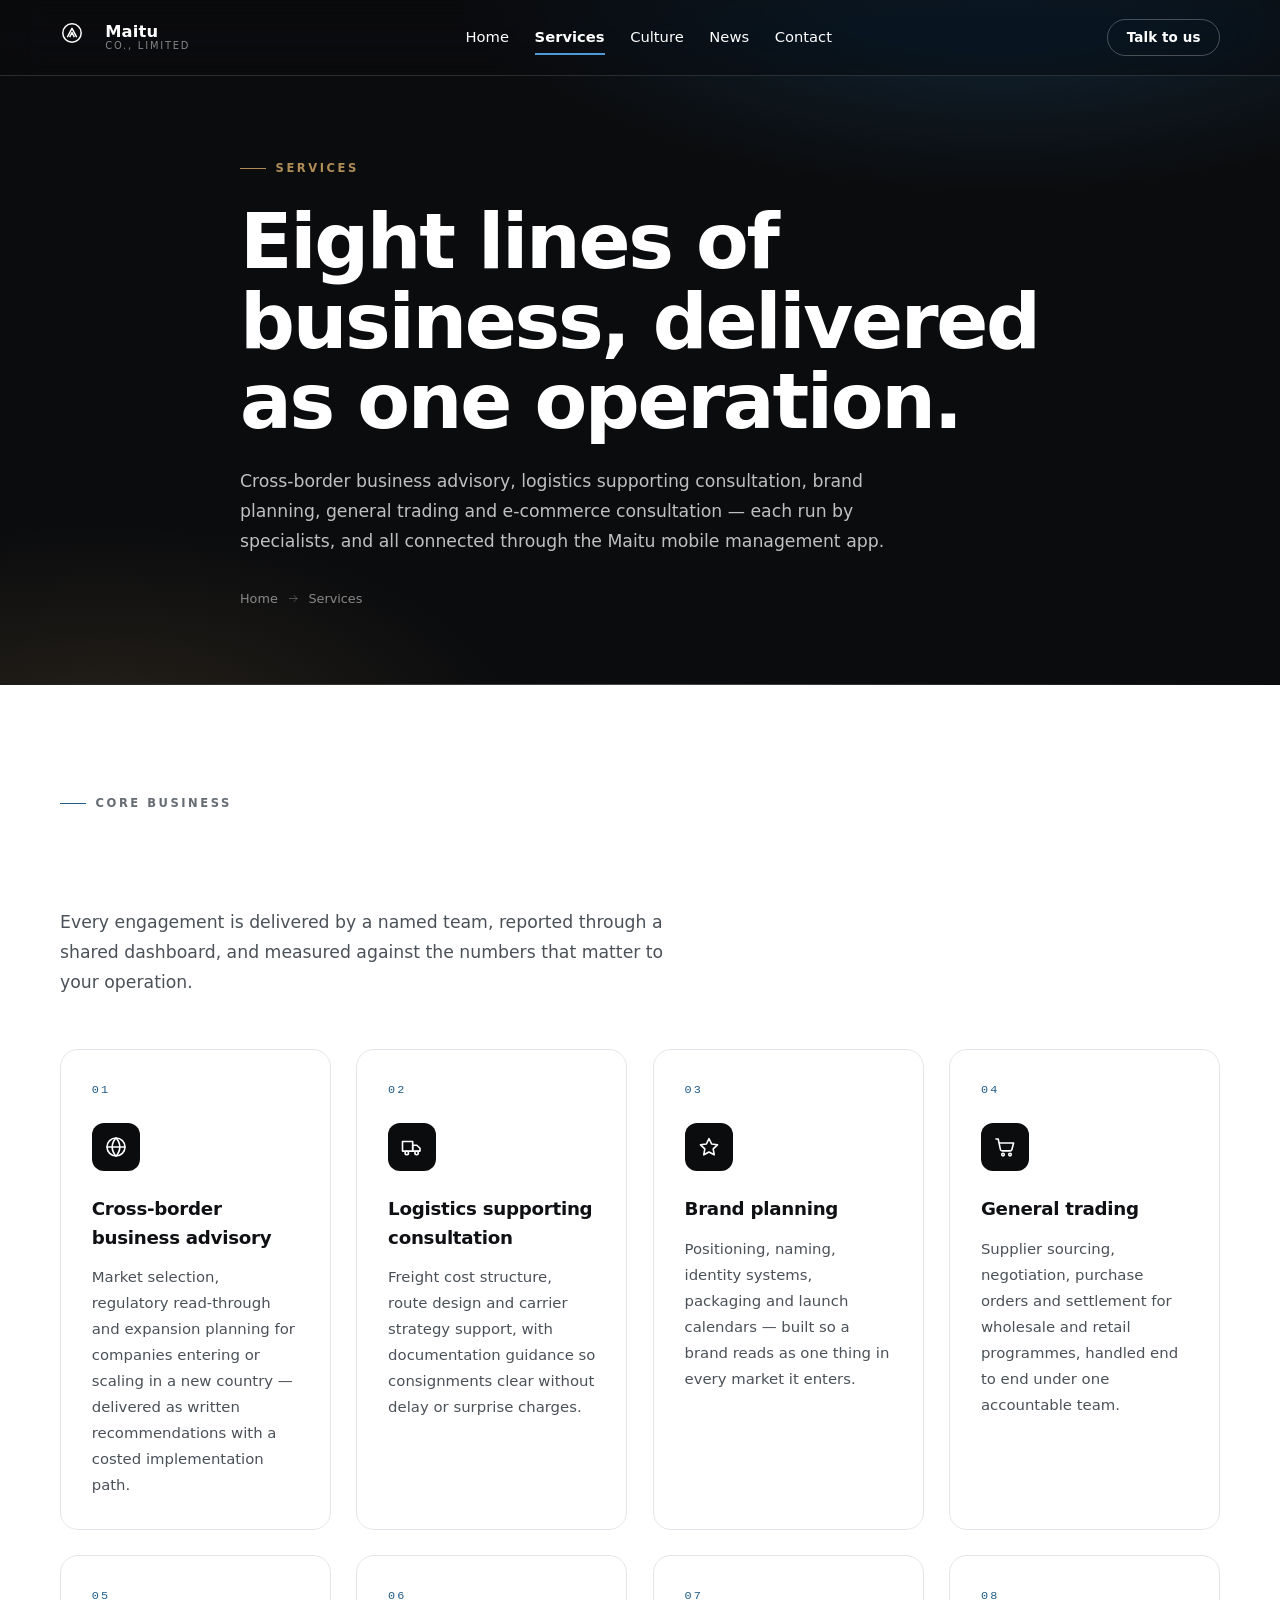
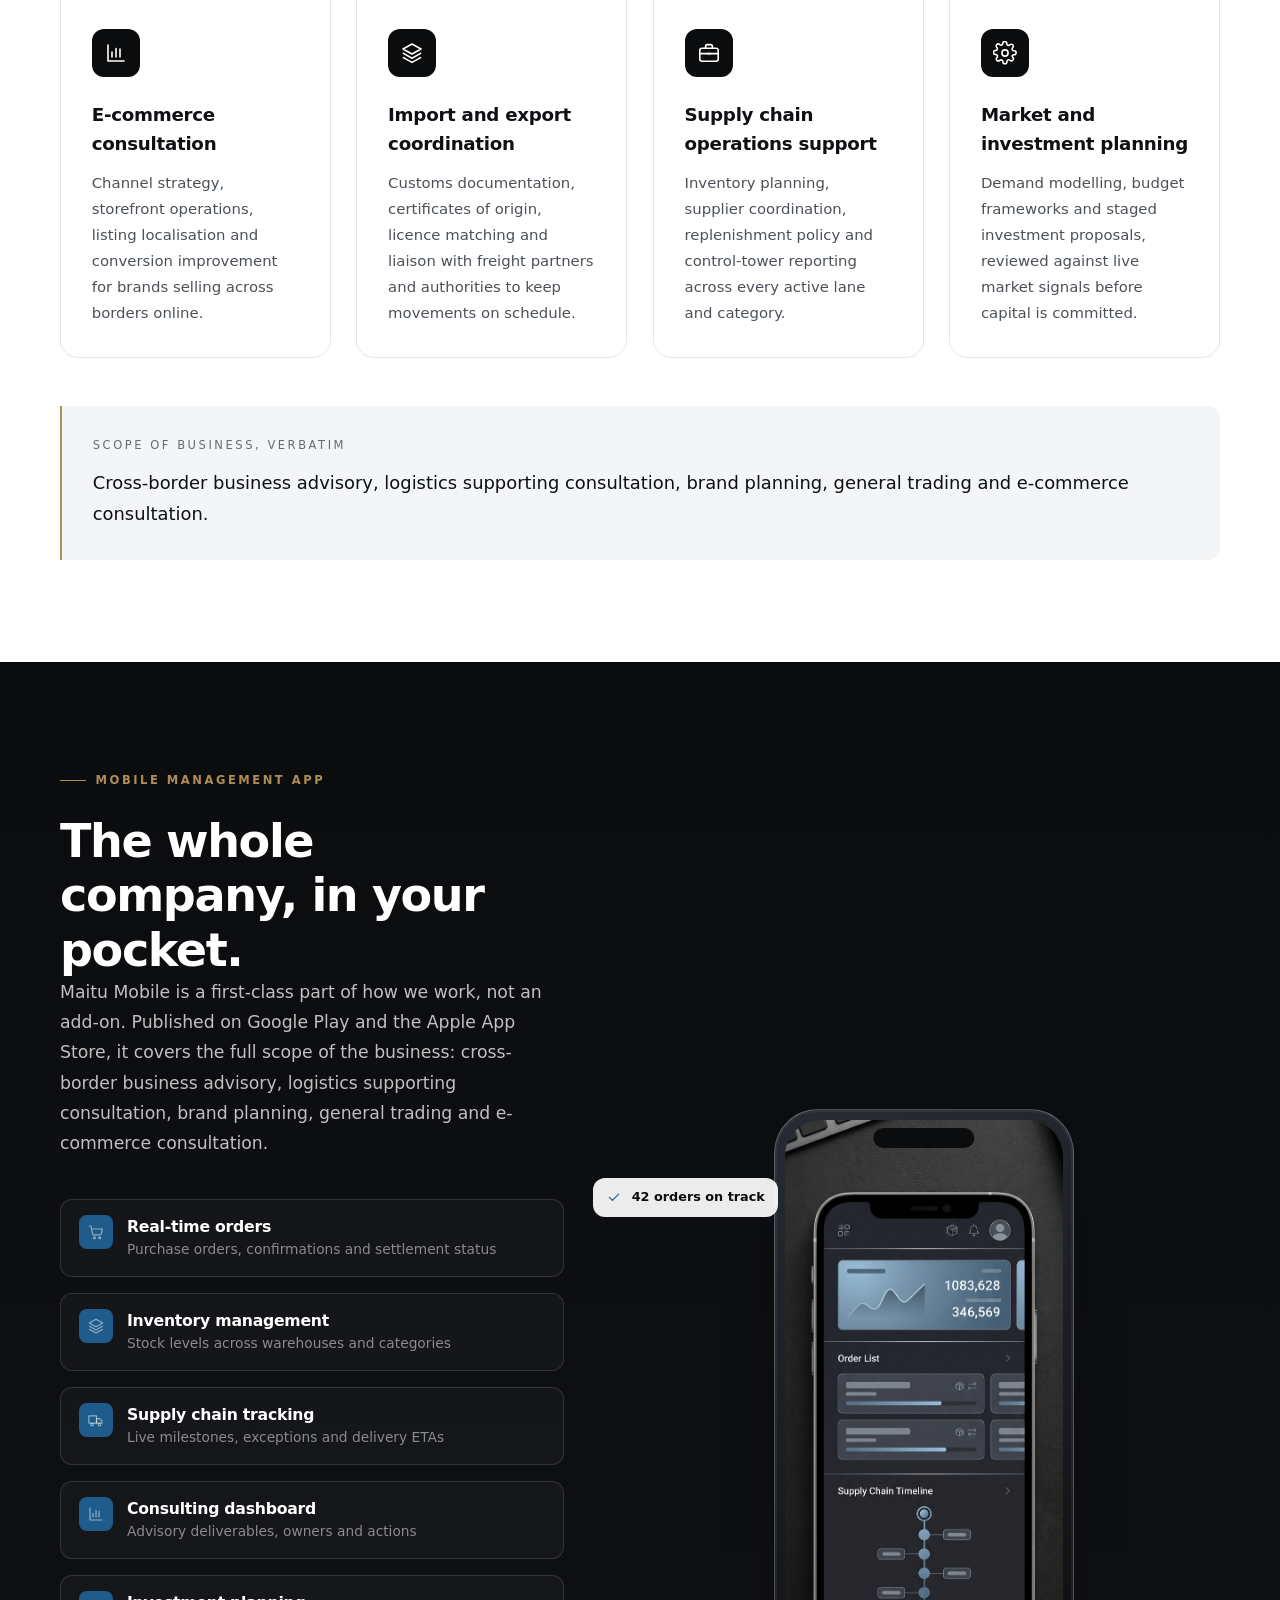
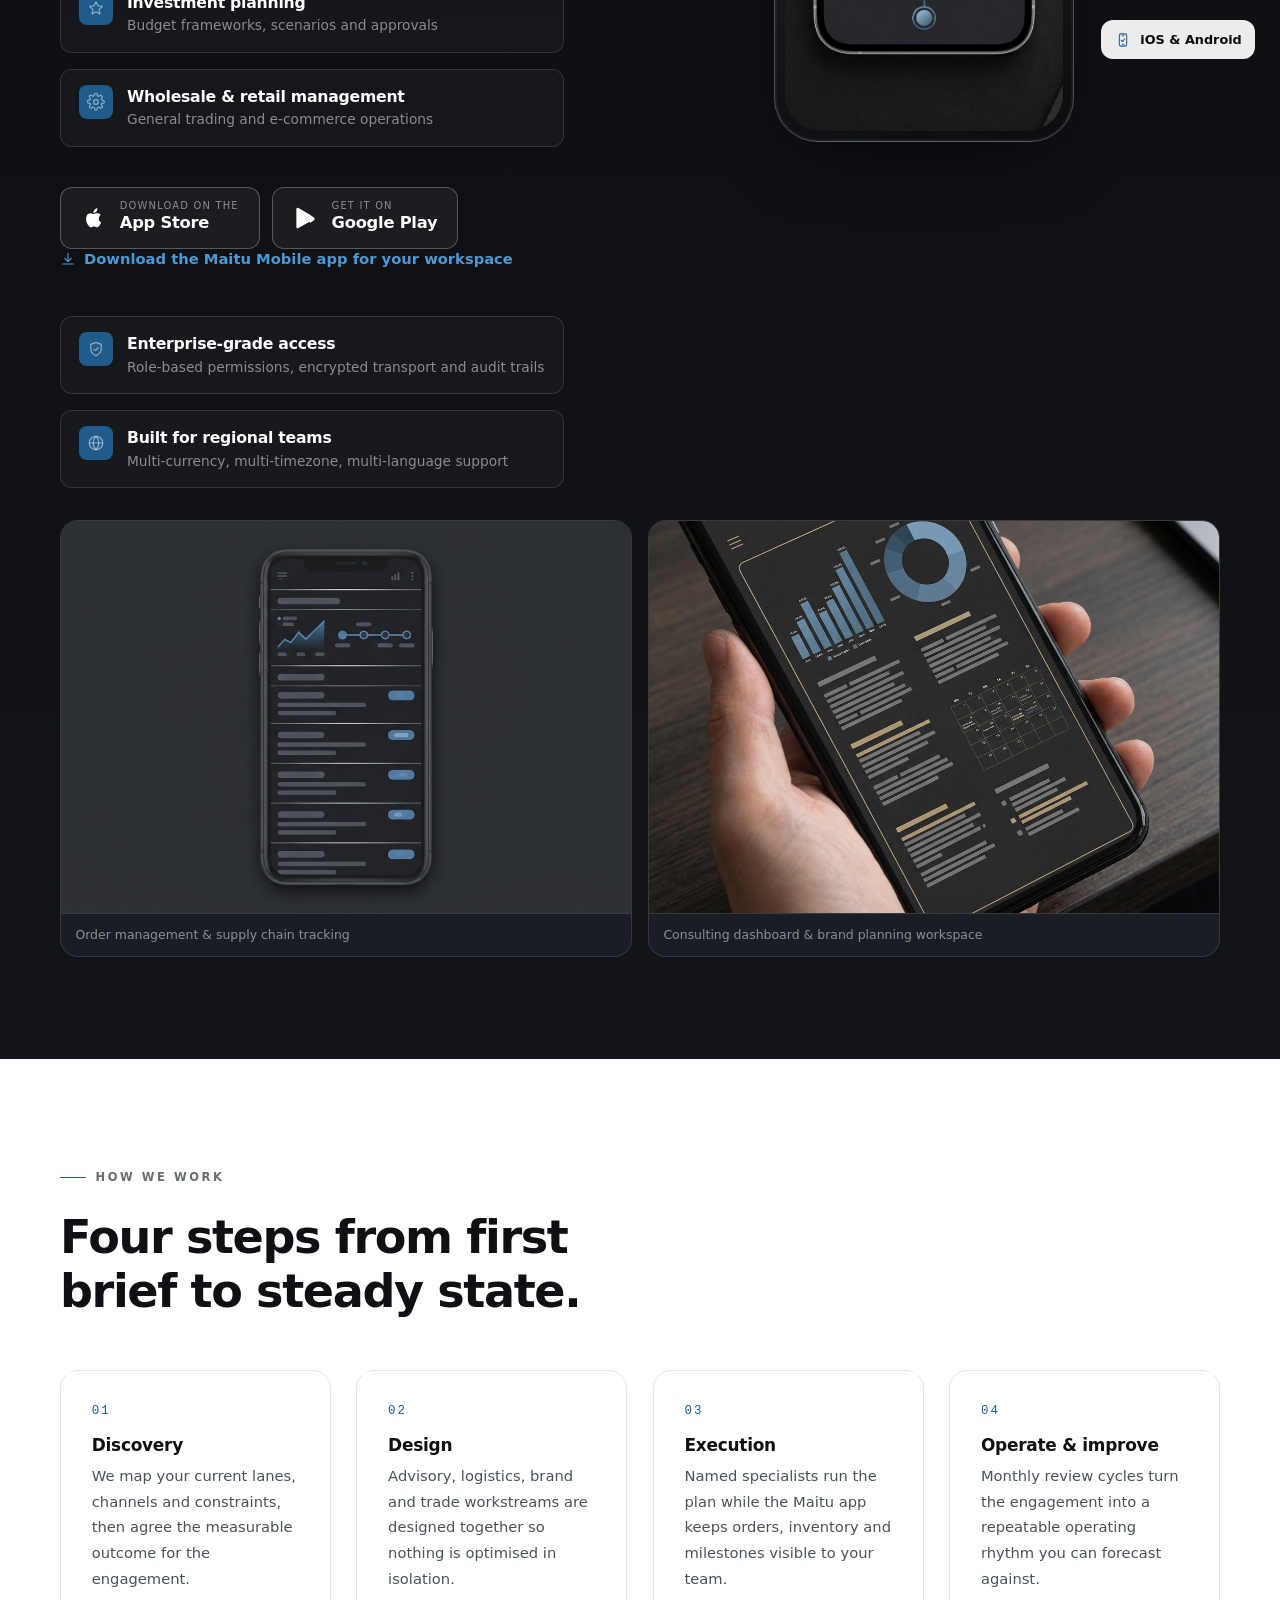
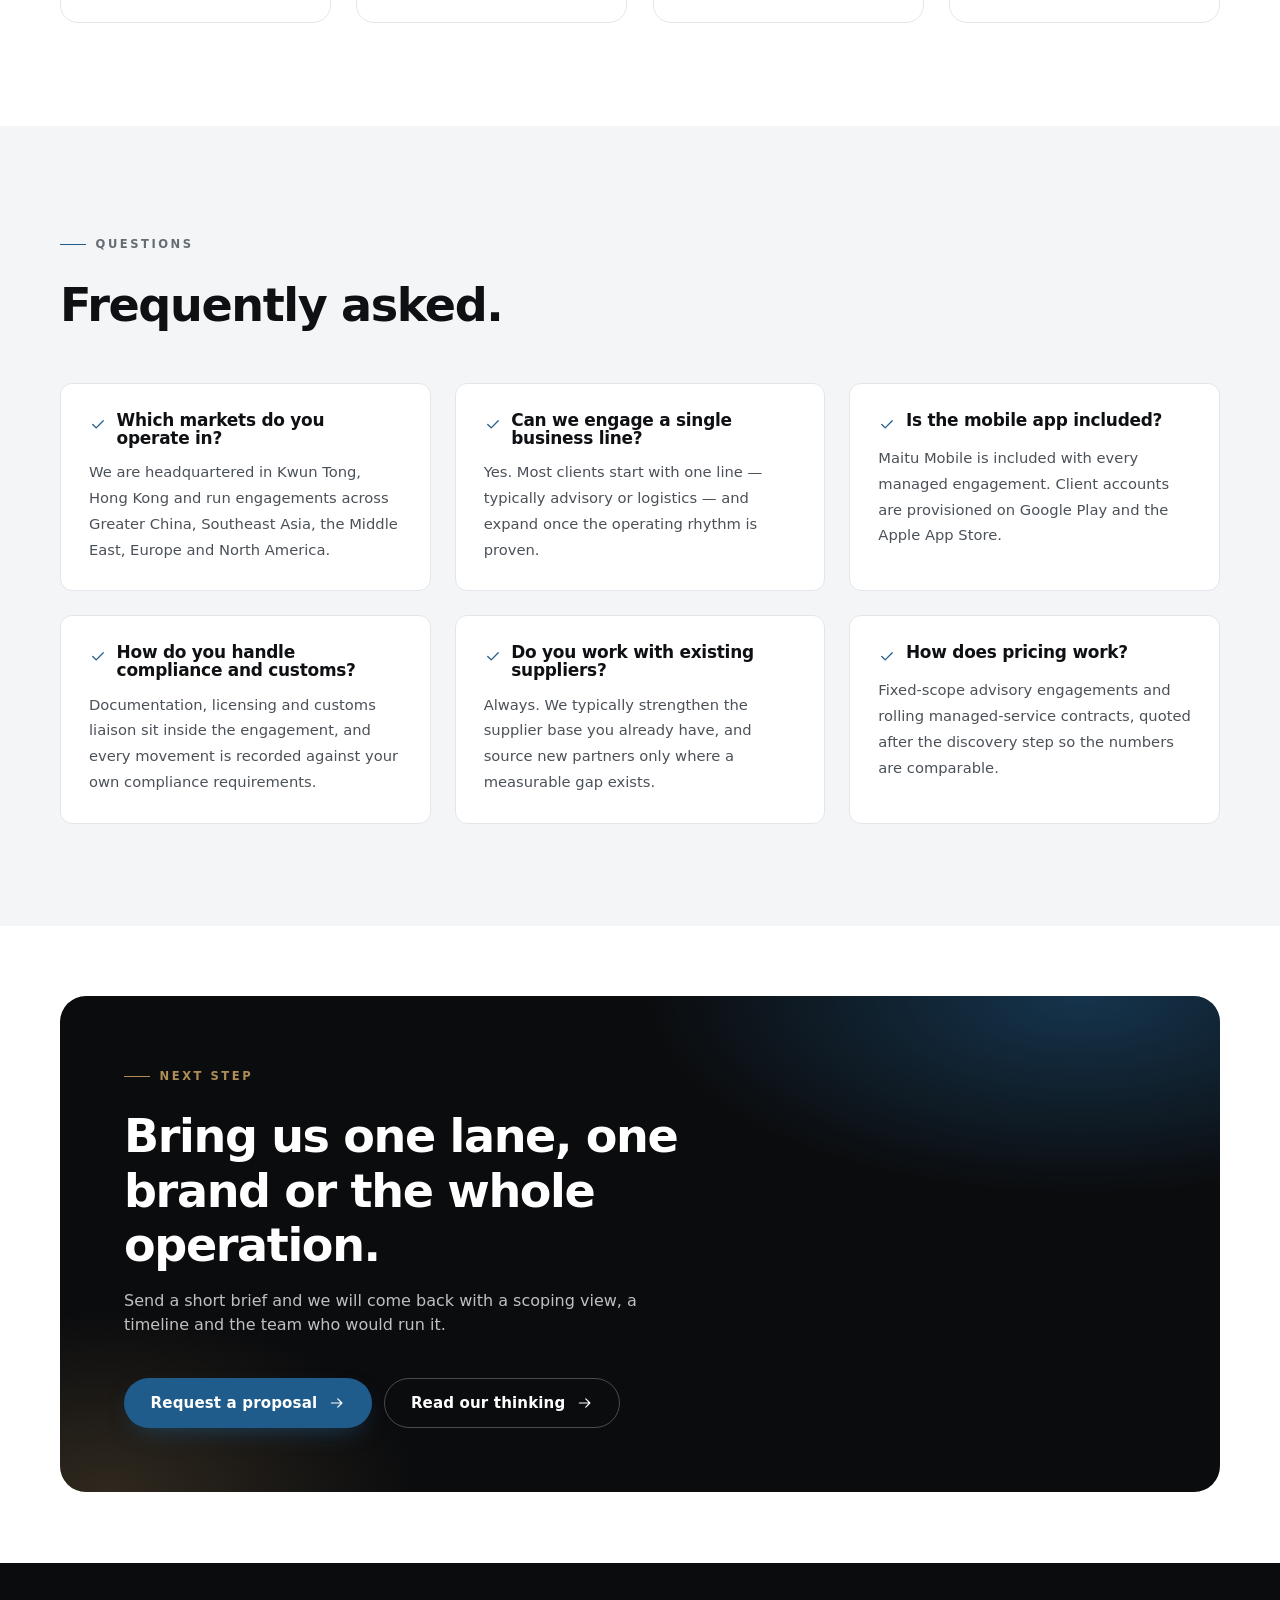
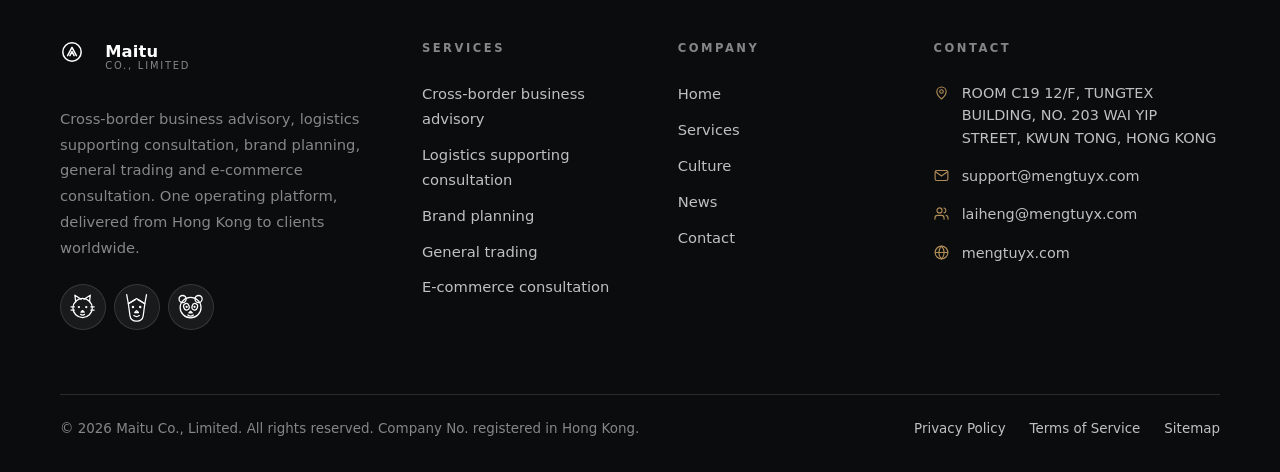
<file: services.html>
<!DOCTYPE html>
<html lang="en">
<head>
<meta charset="utf-8">
<meta name="viewport" content="width=device-width, initial-scale=1">
<title>Services — Cross-border Advisory, Logistics, Brand &amp; Trading | Maitu Co., Limited</title>
<meta name="description" content="Eight integrated business lines and the Maitu mobile management app for Google Play and the Apple App Store: advisory, logistics consulting, brand planning, general trading and e-commerce consultation.">
<link rel="canonical" href="https://mengtuyx.com/services.html">
<meta property="og:type" content="website">
<meta property="og:title" content="Services — Maitu Co., Limited">
<meta property="og:description" content="Eight integrated business lines plus the Maitu mobile management app for Google Play and the Apple App Store.">
<meta property="og:url" content="https://mengtuyx.com/services.html">
<meta property="og:image" content="https://mengtuyx.com/images/hero.png">
<meta property="og:site_name" content="Maitu Co., Limited">
<meta name="twitter:card" content="summary_large_image">
<meta name="twitter:title" content="Services — Maitu Co., Limited">
<meta name="twitter:description" content="Eight integrated business lines plus the Maitu mobile management app.">
<meta name="twitter:image" content="https://mengtuyx.com/images/hero.png">
<link rel="stylesheet" href="css/style.css">
</head>
<body data-page="services">
<a class="skip-link" href="#main">Skip to content</a>
<header id="site-header"></header>

<main id="main">

  <!-- ================= PAGE HERO ================= -->
  <section class="page-hero">
    <div class="container page-hero__inner">
      <span class="eyebrow eyebrow--metal reveal">Services</span>
      <h1 class="h1 page-hero__title reveal">Eight lines of business, delivered as one operation.</h1>
      <p class="page-hero__lead reveal">
        Cross-border business advisory, logistics supporting consultation, brand planning,
        general trading and e-commerce consultation — each run by specialists, and all
        connected through the Maitu mobile management app.
      </p>
      <nav class="page-hero__crumbs reveal" aria-label="Breadcrumb">
        <a href="./">Home</a>
        <svg class="icon" aria-hidden="true"><use href="#arrow-right"></use></svg>
        <span>Services</span>
      </nav>
    </div>
  </section>

  <!-- ================= CORE BUSINESS GRID ================= -->
  <section class="section">
    <div class="container">
      <div class="section-head">
        <div class="section-head__text">
          <span class="eyebrow reveal">Core business</span>
          <h2 class="h2 reveal">What we actually do.</h2>
          <p class="lead reveal">
            Every engagement is delivered by a named team, reported through a shared
            dashboard, and measured against the numbers that matter to your operation.
          </p>
        </div>
      </div>

      <div class="service-grid stagger">
        <article class="service-card">
          <span class="service-card__num">01</span>
          <span class="service-card__icon"><svg class="icon" aria-hidden="true"><use href="#globe"></use></svg></span>
          <h3 class="service-card__title">Cross-border business advisory</h3>
          <p class="service-card__text">
            Market selection, regulatory read-through and expansion planning for companies
            entering or scaling in a new country — delivered as written recommendations with
            a costed implementation path.
          </p>
        </article>

        <article class="service-card">
          <span class="service-card__num">02</span>
          <span class="service-card__icon"><svg class="icon" aria-hidden="true"><use href="#truck"></use></svg></span>
          <h3 class="service-card__title">Logistics supporting consultation</h3>
          <p class="service-card__text">
            Freight cost structure, route design and carrier strategy support, with
            documentation guidance so consignments clear without delay or surprise charges.
          </p>
        </article>

        <article class="service-card">
          <span class="service-card__num">03</span>
          <span class="service-card__icon"><svg class="icon" aria-hidden="true"><use href="#star"></use></svg></span>
          <h3 class="service-card__title">Brand planning</h3>
          <p class="service-card__text">
            Positioning, naming, identity systems, packaging and launch calendars — built
            so a brand reads as one thing in every market it enters.
          </p>
        </article>

        <article class="service-card">
          <span class="service-card__num">04</span>
          <span class="service-card__icon"><svg class="icon" aria-hidden="true"><use href="#cart"></use></svg></span>
          <h3 class="service-card__title">General trading</h3>
          <p class="service-card__text">
            Supplier sourcing, negotiation, purchase orders and settlement for wholesale and
            retail programmes, handled end to end under one accountable team.
          </p>
        </article>

        <article class="service-card">
          <span class="service-card__num">05</span>
          <span class="service-card__icon"><svg class="icon" aria-hidden="true"><use href="#chart"></use></svg></span>
          <h3 class="service-card__title">E-commerce consultation</h3>
          <p class="service-card__text">
            Channel strategy, storefront operations, listing localisation and conversion
            improvement for brands selling across borders online.
          </p>
        </article>

        <article class="service-card">
          <span class="service-card__num">06</span>
          <span class="service-card__icon"><svg class="icon" aria-hidden="true"><use href="#layers"></use></svg></span>
          <h3 class="service-card__title">Import and export coordination</h3>
          <p class="service-card__text">
            Customs documentation, certificates of origin, licence matching and liaison with
            freight partners and authorities to keep movements on schedule.
          </p>
        </article>

        <article class="service-card">
          <span class="service-card__num">07</span>
          <span class="service-card__icon"><svg class="icon" aria-hidden="true"><use href="#briefcase"></use></svg></span>
          <h3 class="service-card__title">Supply chain operations support</h3>
          <p class="service-card__text">
            Inventory planning, supplier coordination, replenishment policy and control-tower
            reporting across every active lane and category.
          </p>
        </article>

        <article class="service-card">
          <span class="service-card__num">08</span>
          <span class="service-card__icon"><svg class="icon" aria-hidden="true"><use href="#settings"></use></svg></span>
          <h3 class="service-card__title">Market and investment planning</h3>
          <p class="service-card__text">
            Demand modelling, budget frameworks and staged investment proposals, reviewed
            against live market signals before capital is committed.
          </p>
        </article>
      </div>

      <div class="scope-statement reveal">
        <span class="label">Scope of business, verbatim</span>
        <p>Cross-border business advisory, logistics supporting consultation, brand planning, general trading and e-commerce consultation.</p>
      </div>
    </div>
  </section>

  <!-- ================= MOBILE MANAGEMENT APP ================= -->
  <section class="section app-showcase">
    <div class="container app-showcase__inner">

      <div class="app-showcase__copy">
        <span class="eyebrow eyebrow--metal reveal">Mobile management app</span>
        <h2 class="h2 reveal">The whole company, in your pocket.</h2>
        <p class="lead reveal">
          Maitu Mobile is a first-class part of how we work, not an add-on. Published on
          Google Play and the Apple App Store, it covers the full scope of the business:
          cross-border business advisory, logistics supporting consultation, brand planning,
          general trading and e-commerce consultation.
        </p>

        <div class="app-list stagger">
          <div class="app-list__item">
            <span class="app-list__icon"><svg class="icon" aria-hidden="true"><use href="#cart"></use></svg></span>
            <span><strong>Real-time orders</strong><span>Purchase orders, confirmations and settlement status</span></span>
          </div>
          <div class="app-list__item">
            <span class="app-list__icon"><svg class="icon" aria-hidden="true"><use href="#layers"></use></svg></span>
            <span><strong>Inventory management</strong><span>Stock levels across warehouses and categories</span></span>
          </div>
          <div class="app-list__item">
            <span class="app-list__icon"><svg class="icon" aria-hidden="true"><use href="#truck"></use></svg></span>
            <span><strong>Supply chain tracking</strong><span>Live milestones, exceptions and delivery ETAs</span></span>
          </div>
          <div class="app-list__item">
            <span class="app-list__icon"><svg class="icon" aria-hidden="true"><use href="#chart"></use></svg></span>
            <span><strong>Consulting dashboard</strong><span>Advisory deliverables, owners and actions</span></span>
          </div>
          <div class="app-list__item">
            <span class="app-list__icon"><svg class="icon" aria-hidden="true"><use href="#star"></use></svg></span>
            <span><strong>Investment planning</strong><span>Budget frameworks, scenarios and approvals</span></span>
          </div>
          <div class="app-list__item">
            <span class="app-list__icon"><svg class="icon" aria-hidden="true"><use href="#settings"></use></svg></span>
            <span><strong>Wholesale &amp; retail management</strong><span>General trading and e-commerce operations</span></span>
          </div>
        </div>

        <div class="store-badges reveal" id="app-download">
          <a class="store-badge" href="#app-download">
            <svg class="icon" aria-hidden="true"><use href="#apple"></use></svg>
            <span><small>Download on the</small><strong>App Store</strong></span>
          </a>
          <a class="store-badge" href="#app-download">
            <svg class="icon" aria-hidden="true"><use href="#google-play"></use></svg>
            <span><small>Get it on</small><strong>Google Play</strong></span>
          </a>
        </div>

        <p class="reveal">
          <a class="link-arrow" href="#app-download">
            <svg class="icon" aria-hidden="true"><use href="#download"></use></svg>
            Download the Maitu Mobile app for your workspace
          </a>
        </p>

        <div class="app-list reveal" id="app">
          <div class="app-list__item">
            <span class="app-list__icon"><svg class="icon" aria-hidden="true"><use href="#shield"></use></svg></span>
            <span><strong>Enterprise-grade access</strong><span>Role-based permissions, encrypted transport and audit trails</span></span>
          </div>
          <div class="app-list__item">
            <span class="app-list__icon"><svg class="icon" aria-hidden="true"><use href="#globe"></use></svg></span>
            <span><strong>Built for regional teams</strong><span>Multi-currency, multi-timezone, multi-language support</span></span>
          </div>
        </div>
      </div>

      <div class="phone-stage reveal zoom-in">
        <div class="phone">
          <div class="phone__screen">
            <img src="images/app-phone.png" alt="Maitu mobile management app showing live operations" width="720" height="1520">
          </div>
        </div>
        <div class="phone__float phone__float--tl">
          <svg class="icon" aria-hidden="true"><use href="#check"></use></svg>
          42 orders on track
        </div>
        <div class="phone__float phone__float--br">
          <svg class="icon" aria-hidden="true"><use href="#mobile-app"></use></svg>
          iOS &amp; Android
        </div>
      </div>

    </div>

    <div class="container">
      <div class="app-shots">
        <figure class="app-shot reveal">
          <img src="images/app-1.png" alt="Maitu app order list and supply chain tracking" width="1200" height="825">
          <figcaption>Order management &amp; supply chain tracking</figcaption>
        </figure>
        <figure class="app-shot reveal">
          <img src="images/app-2.png" alt="Maitu app advisory and brand planning dashboard" width="1200" height="825">
          <figcaption>Consulting dashboard &amp; brand planning workspace</figcaption>
        </figure>
      </div>
    </div>
  </section>

  <!-- ================= PROCESS ================= -->
  <section class="section">
    <div class="container">
      <div class="section-head">
        <div class="section-head__text">
          <span class="eyebrow reveal">How we work</span>
          <h2 class="h2 reveal">Four steps from first brief to steady state.</h2>
        </div>
      </div>

      <div class="process stagger">
        <article class="process__step">
          <h4 class="h4">Discovery</h4>
          <p>We map your current lanes, channels and constraints, then agree the measurable outcome for the engagement.</p>
        </article>
        <article class="process__step">
          <h4 class="h4">Design</h4>
          <p>Advisory, logistics, brand and trade workstreams are designed together so nothing is optimised in isolation.</p>
        </article>
        <article class="process__step">
          <h4 class="h4">Execution</h4>
          <p>Named specialists run the plan while the Maitu app keeps orders, inventory and milestones visible to your team.</p>
        </article>
        <article class="process__step">
          <h4 class="h4">Operate &amp; improve</h4>
          <p>Monthly review cycles turn the engagement into a repeatable operating rhythm you can forecast against.</p>
        </article>
      </div>
    </div>
  </section>

  <!-- ================= FAQ ================= -->
  <section class="section section--paper">
    <div class="container">
      <div class="section-head">
        <div class="section-head__text">
          <span class="eyebrow reveal">Questions</span>
          <h2 class="h2 reveal">Frequently asked.</h2>
        </div>
      </div>

      <div class="faq-grid stagger">
        <article class="faq-card">
          <h4 class="h4"><svg class="icon" aria-hidden="true"><use href="#check"></use></svg>Which markets do you operate in?</h4>
          <p>We are headquartered in Kwun Tong, Hong Kong and run engagements across Greater China, Southeast Asia, the Middle East, Europe and North America.</p>
        </article>
        <article class="faq-card">
          <h4 class="h4"><svg class="icon" aria-hidden="true"><use href="#check"></use></svg>Can we engage a single business line?</h4>
          <p>Yes. Most clients start with one line — typically advisory or logistics — and expand once the operating rhythm is proven.</p>
        </article>
        <article class="faq-card">
          <h4 class="h4"><svg class="icon" aria-hidden="true"><use href="#check"></use></svg>Is the mobile app included?</h4>
          <p>Maitu Mobile is included with every managed engagement. Client accounts are provisioned on Google Play and the Apple App Store.</p>
        </article>
        <article class="faq-card">
          <h4 class="h4"><svg class="icon" aria-hidden="true"><use href="#check"></use></svg>How do you handle compliance and customs?</h4>
          <p>Documentation, licensing and customs liaison sit inside the engagement, and every movement is recorded against your own compliance requirements.</p>
        </article>
        <article class="faq-card">
          <h4 class="h4"><svg class="icon" aria-hidden="true"><use href="#check"></use></svg>Do you work with existing suppliers?</h4>
          <p>Always. We typically strengthen the supplier base you already have, and source new partners only where a measurable gap exists.</p>
        </article>
        <article class="faq-card">
          <h4 class="h4"><svg class="icon" aria-hidden="true"><use href="#check"></use></svg>How does pricing work?</h4>
          <p>Fixed-scope advisory engagements and rolling managed-service contracts, quoted after the discovery step so the numbers are comparable.</p>
        </article>
      </div>
    </div>
  </section>

  <!-- ================= CTA ================= -->
  <section class="section section--tight">
    <div class="container">
      <div class="cta-band reveal">
        <div class="cta-band__inner">
          <div>
            <span class="eyebrow eyebrow--metal">Next step</span>
            <h2 class="h2 cta-band__title">Bring us one lane, one brand or the whole operation.</h2>
            <p>Send a short brief and we will come back with a scoping view, a timeline and the team who would run it.</p>
          </div>
          <div class="cta-band__actions">
            <a class="btn btn--accent" href="contact.html">
              Request a proposal
              <svg class="icon icon-arrow" aria-hidden="true"><use href="#arrow-right"></use></svg>
            </a>
            <a class="btn btn--ghost-light" href="news.html">
              Read our thinking
              <svg class="icon icon-arrow" aria-hidden="true"><use href="#arrow-right"></use></svg>
            </a>
          </div>
        </div>
      </div>
    </div>
  </section>

</main>

<footer id="site-footer"></footer>
<script src="js/main.js" defer></script>
</body>
</html>
</file>
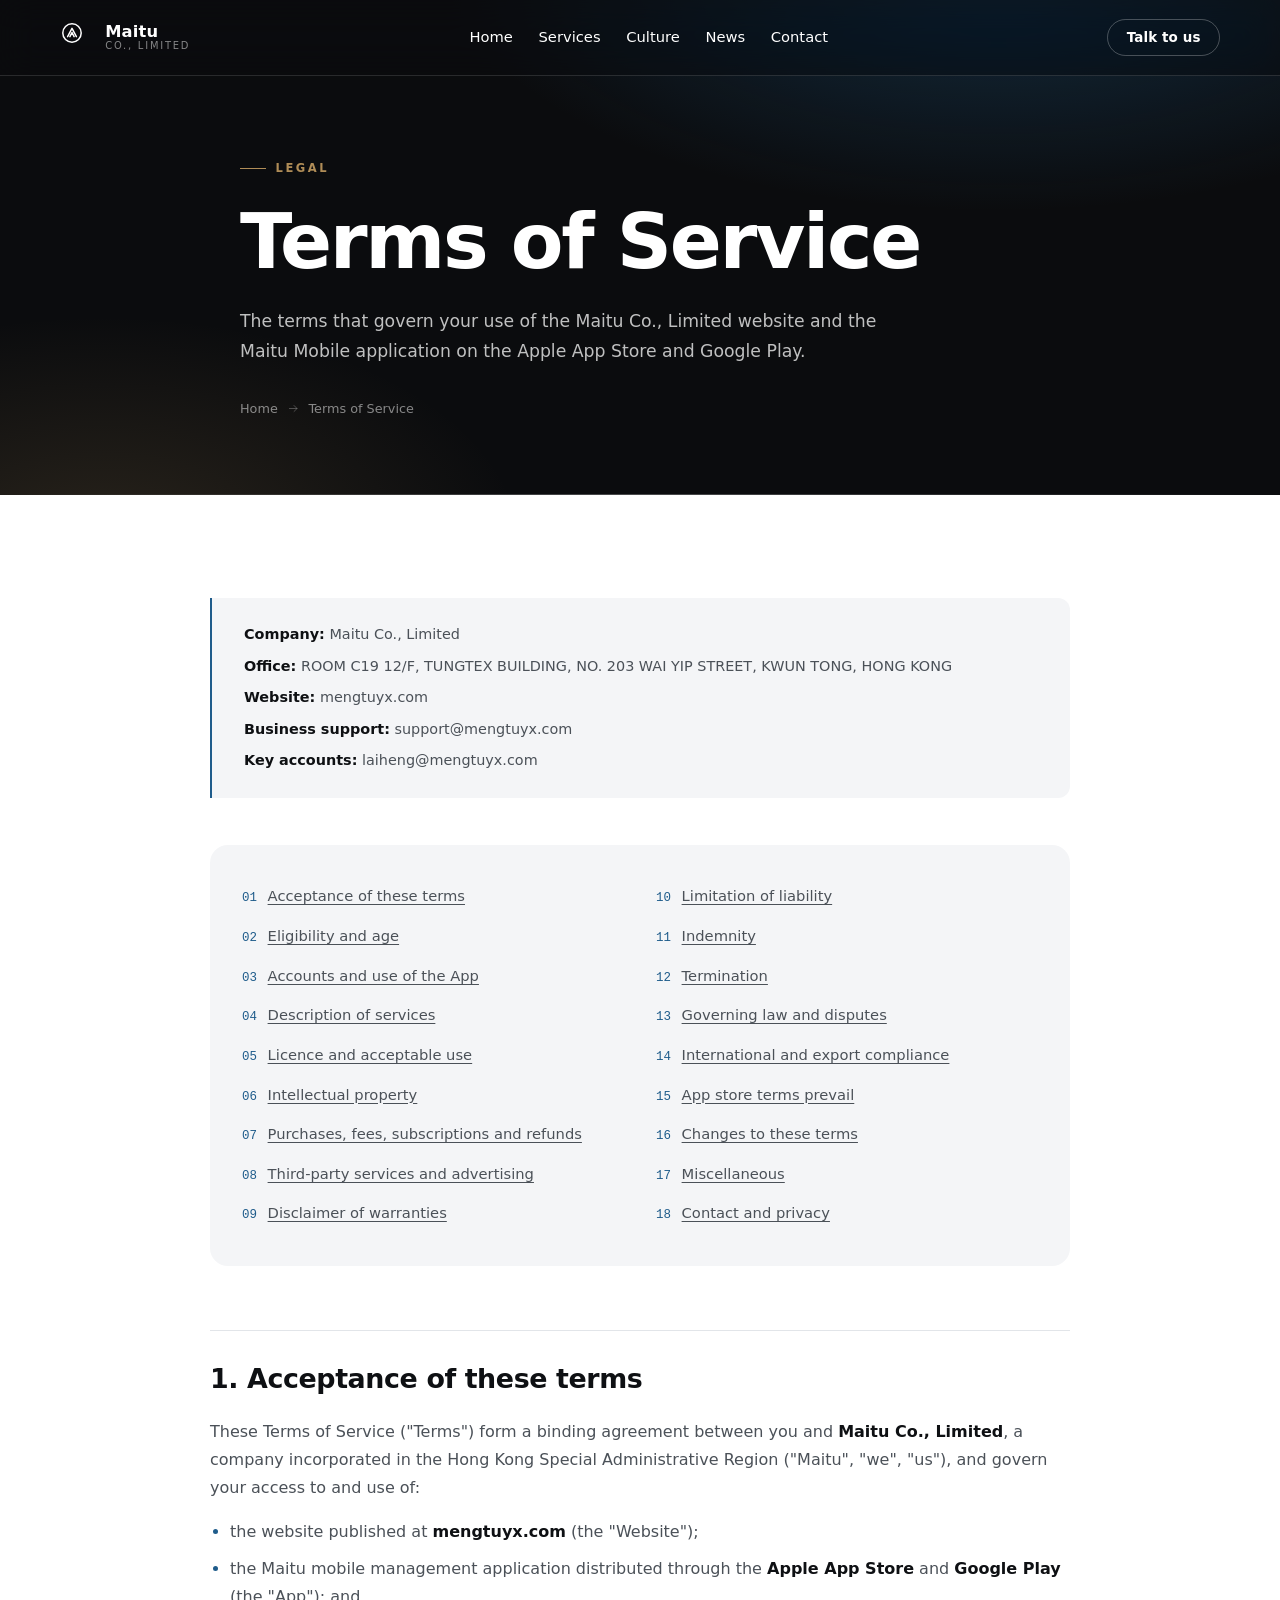
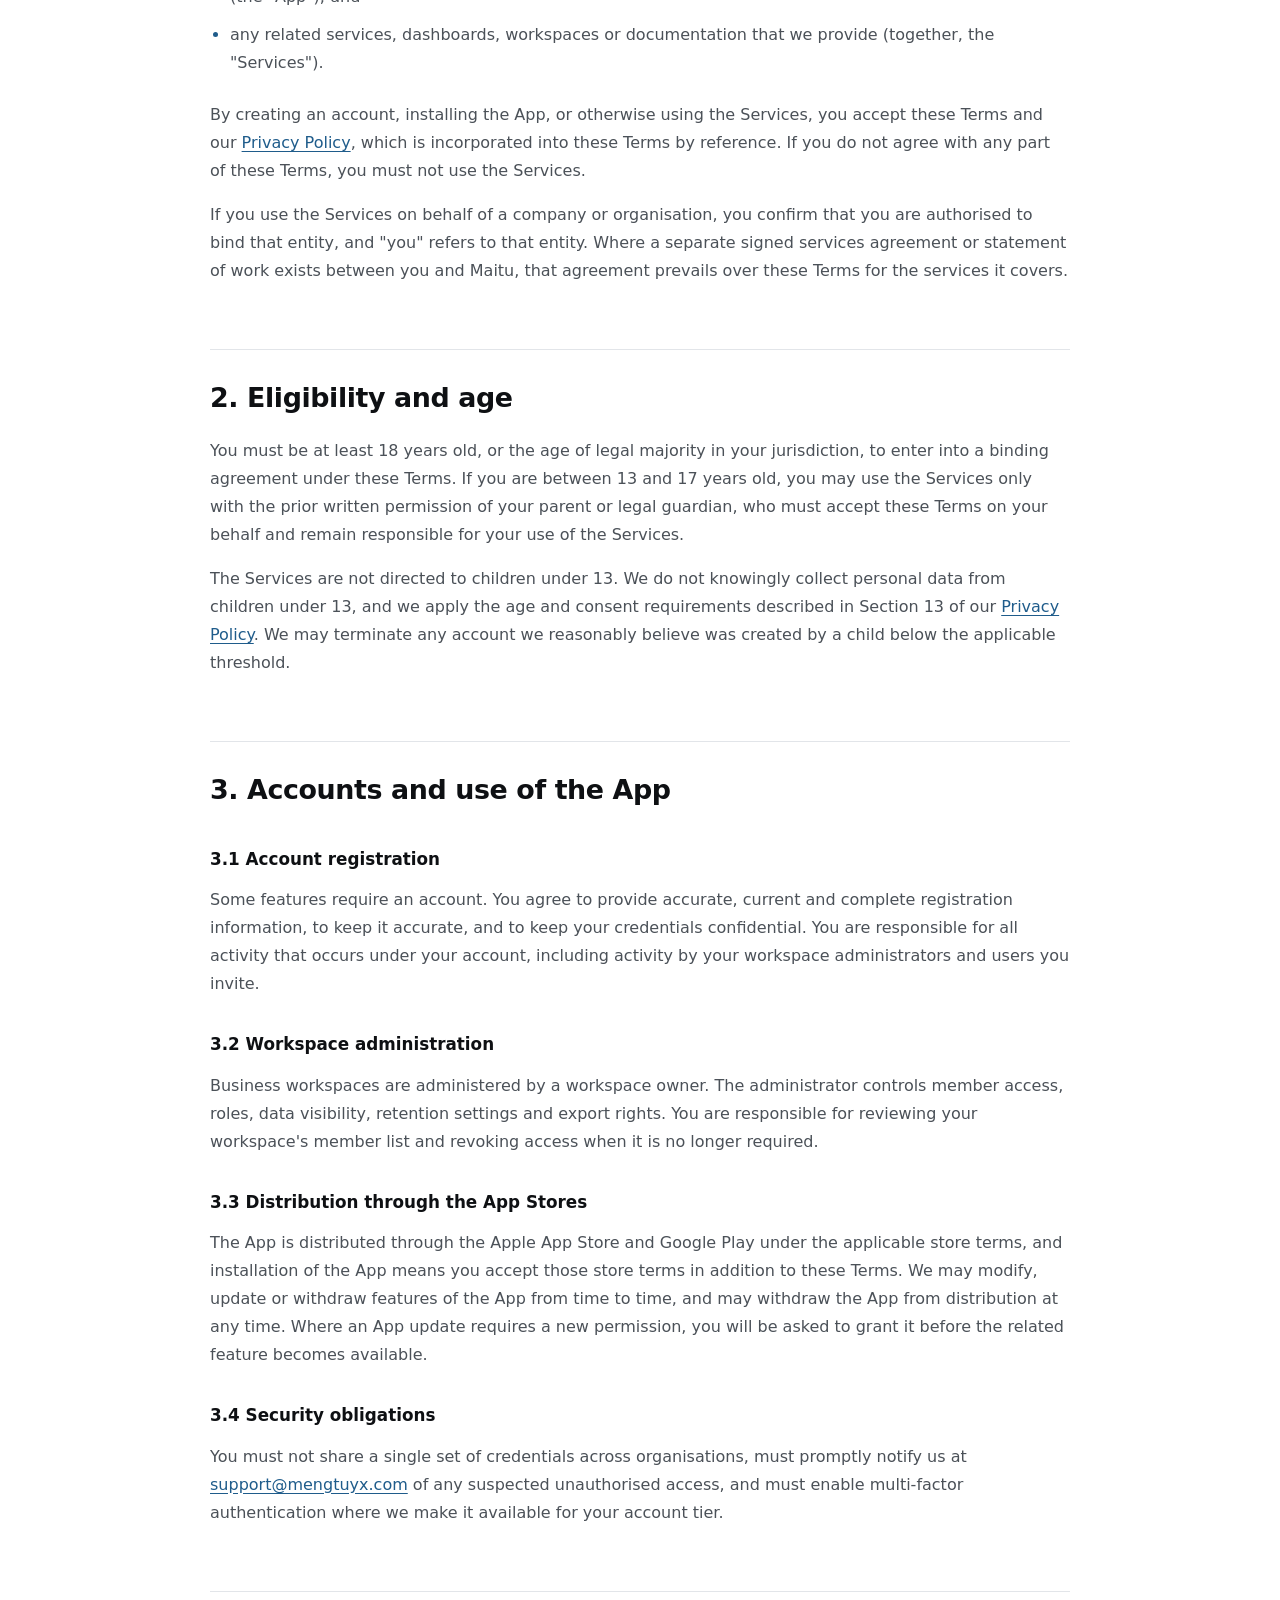
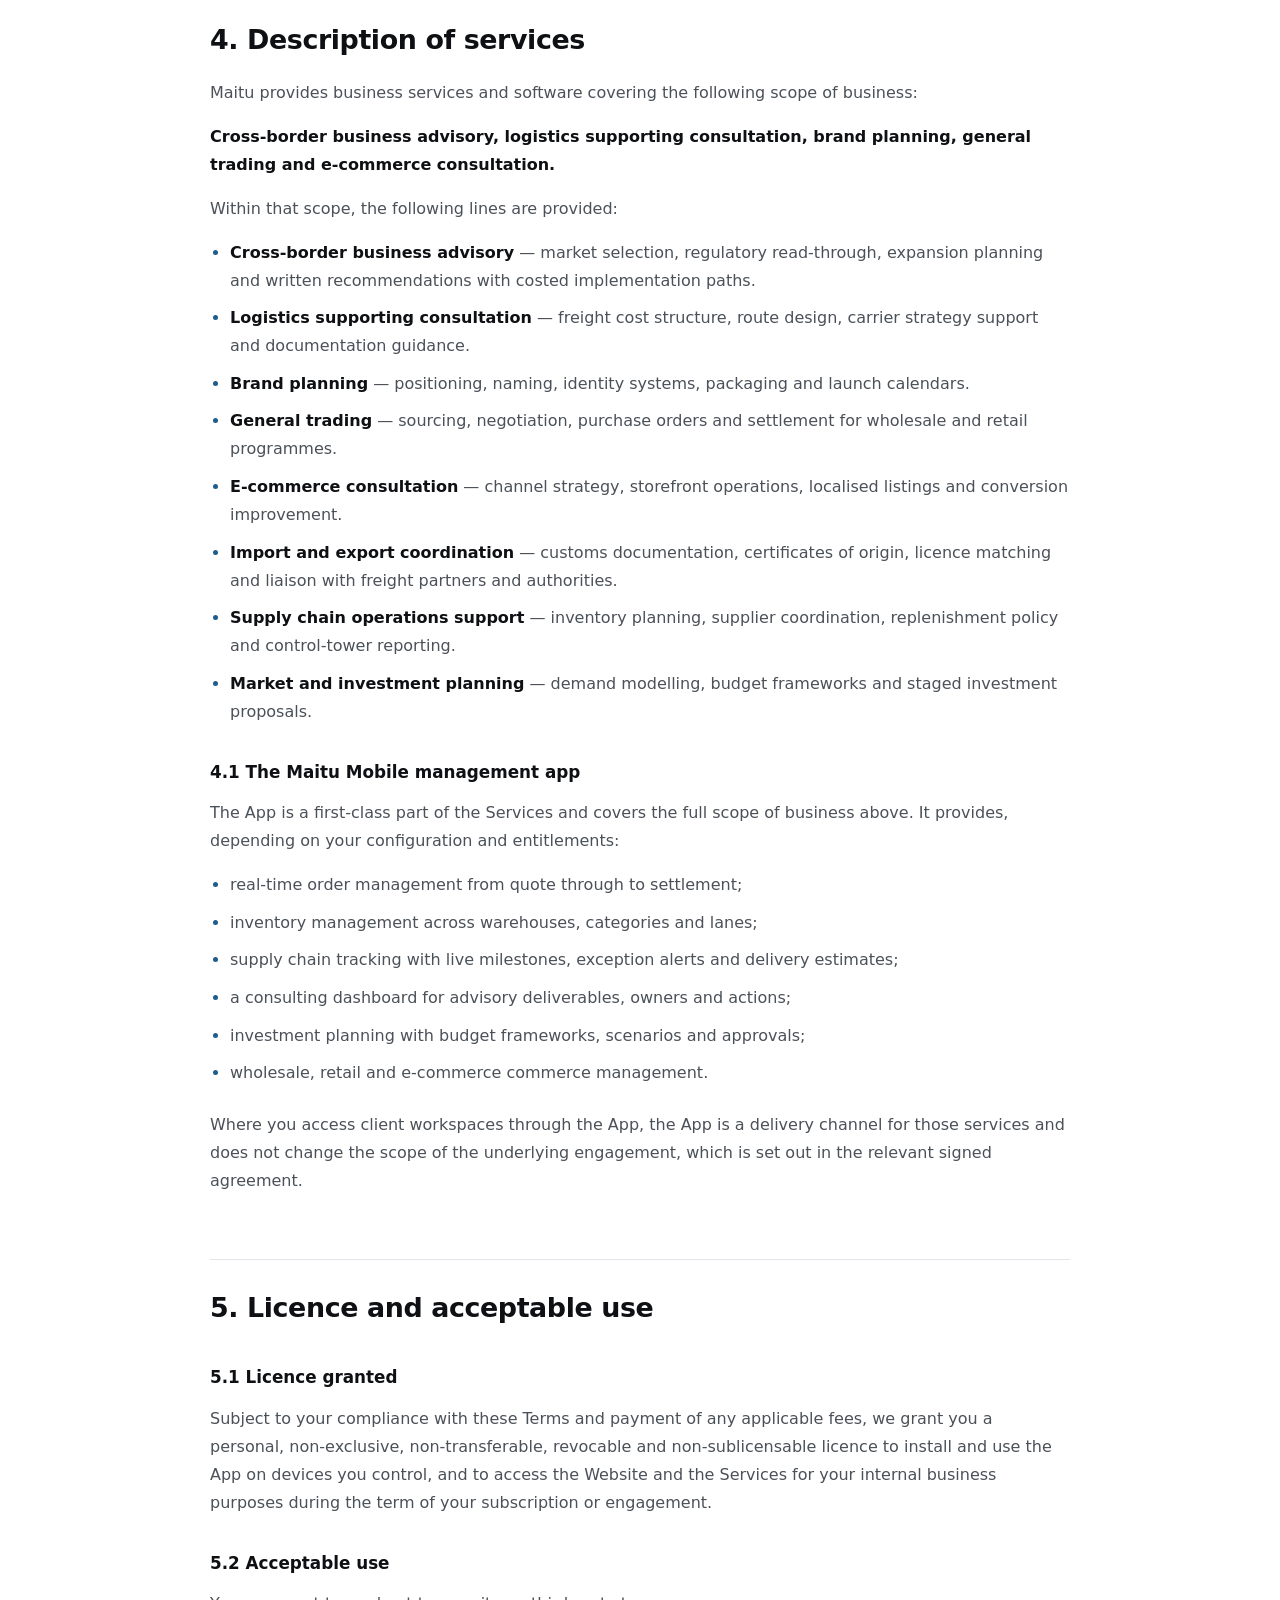
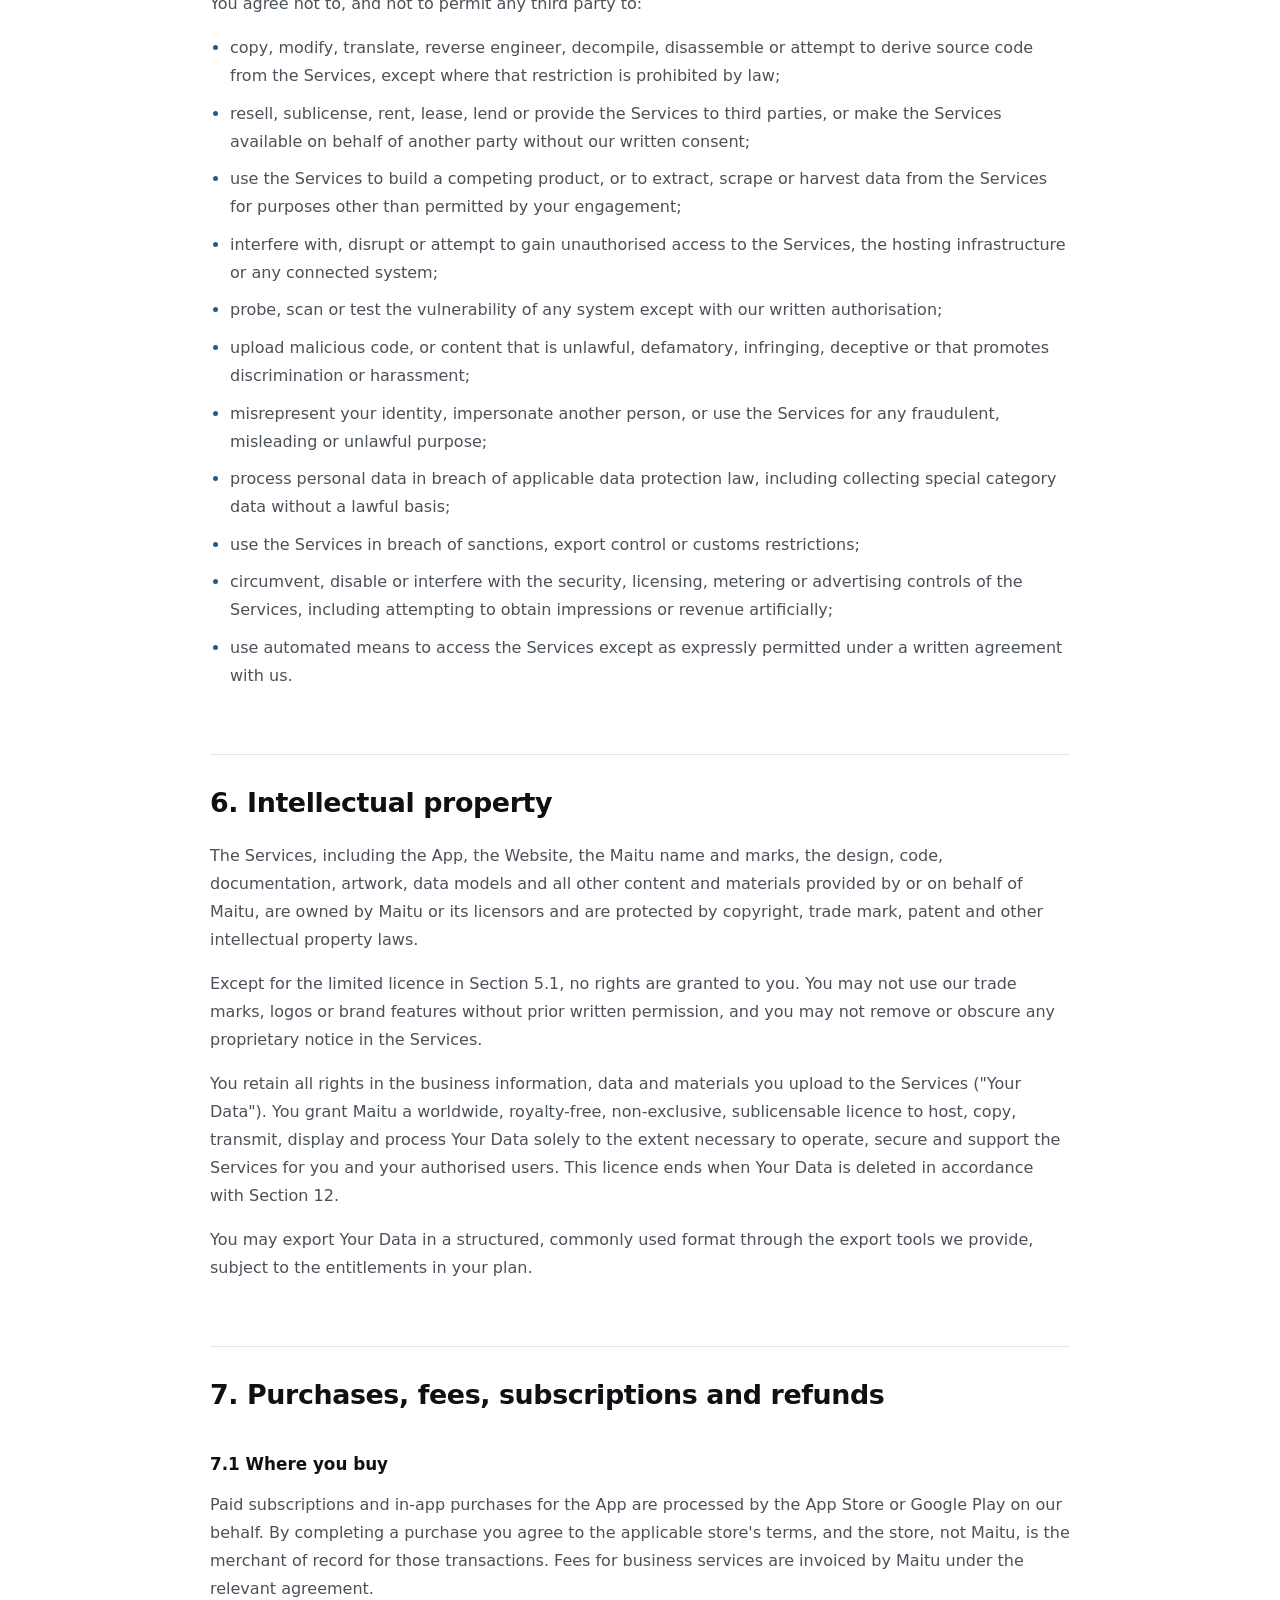
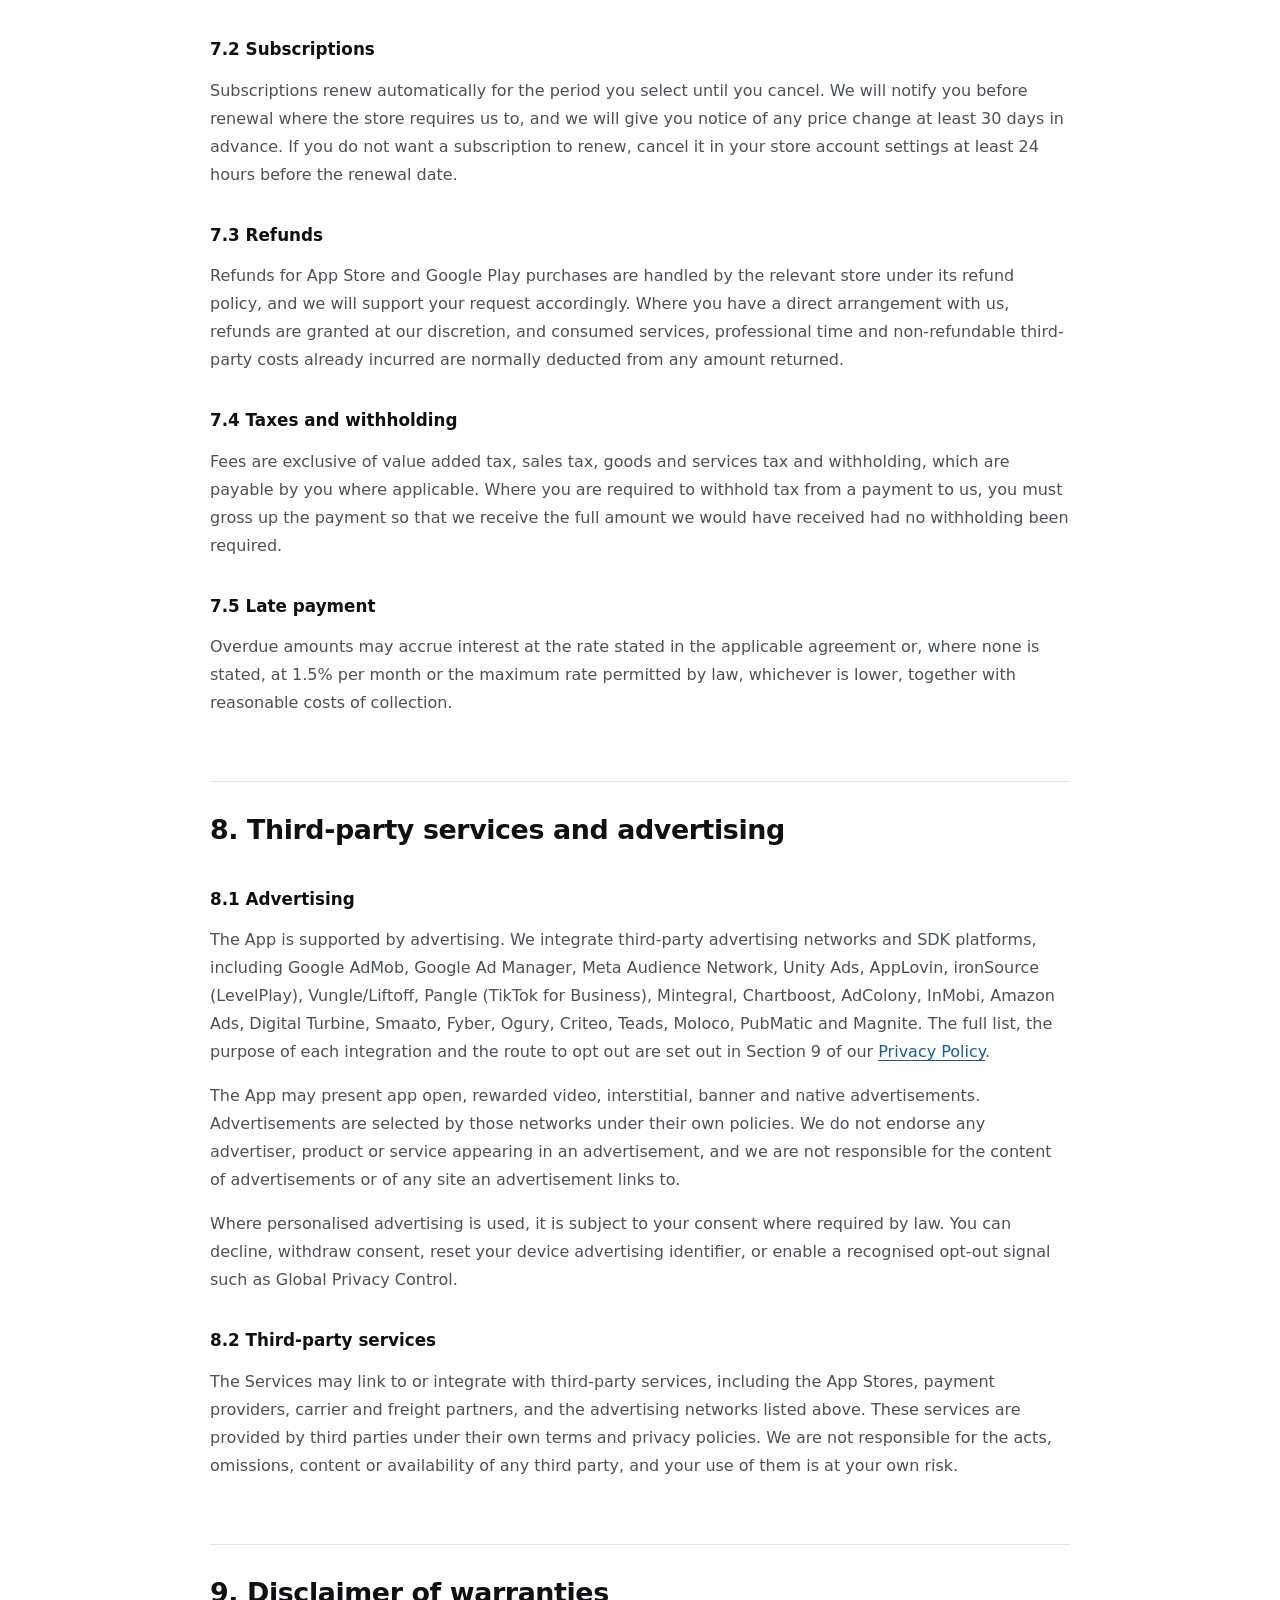
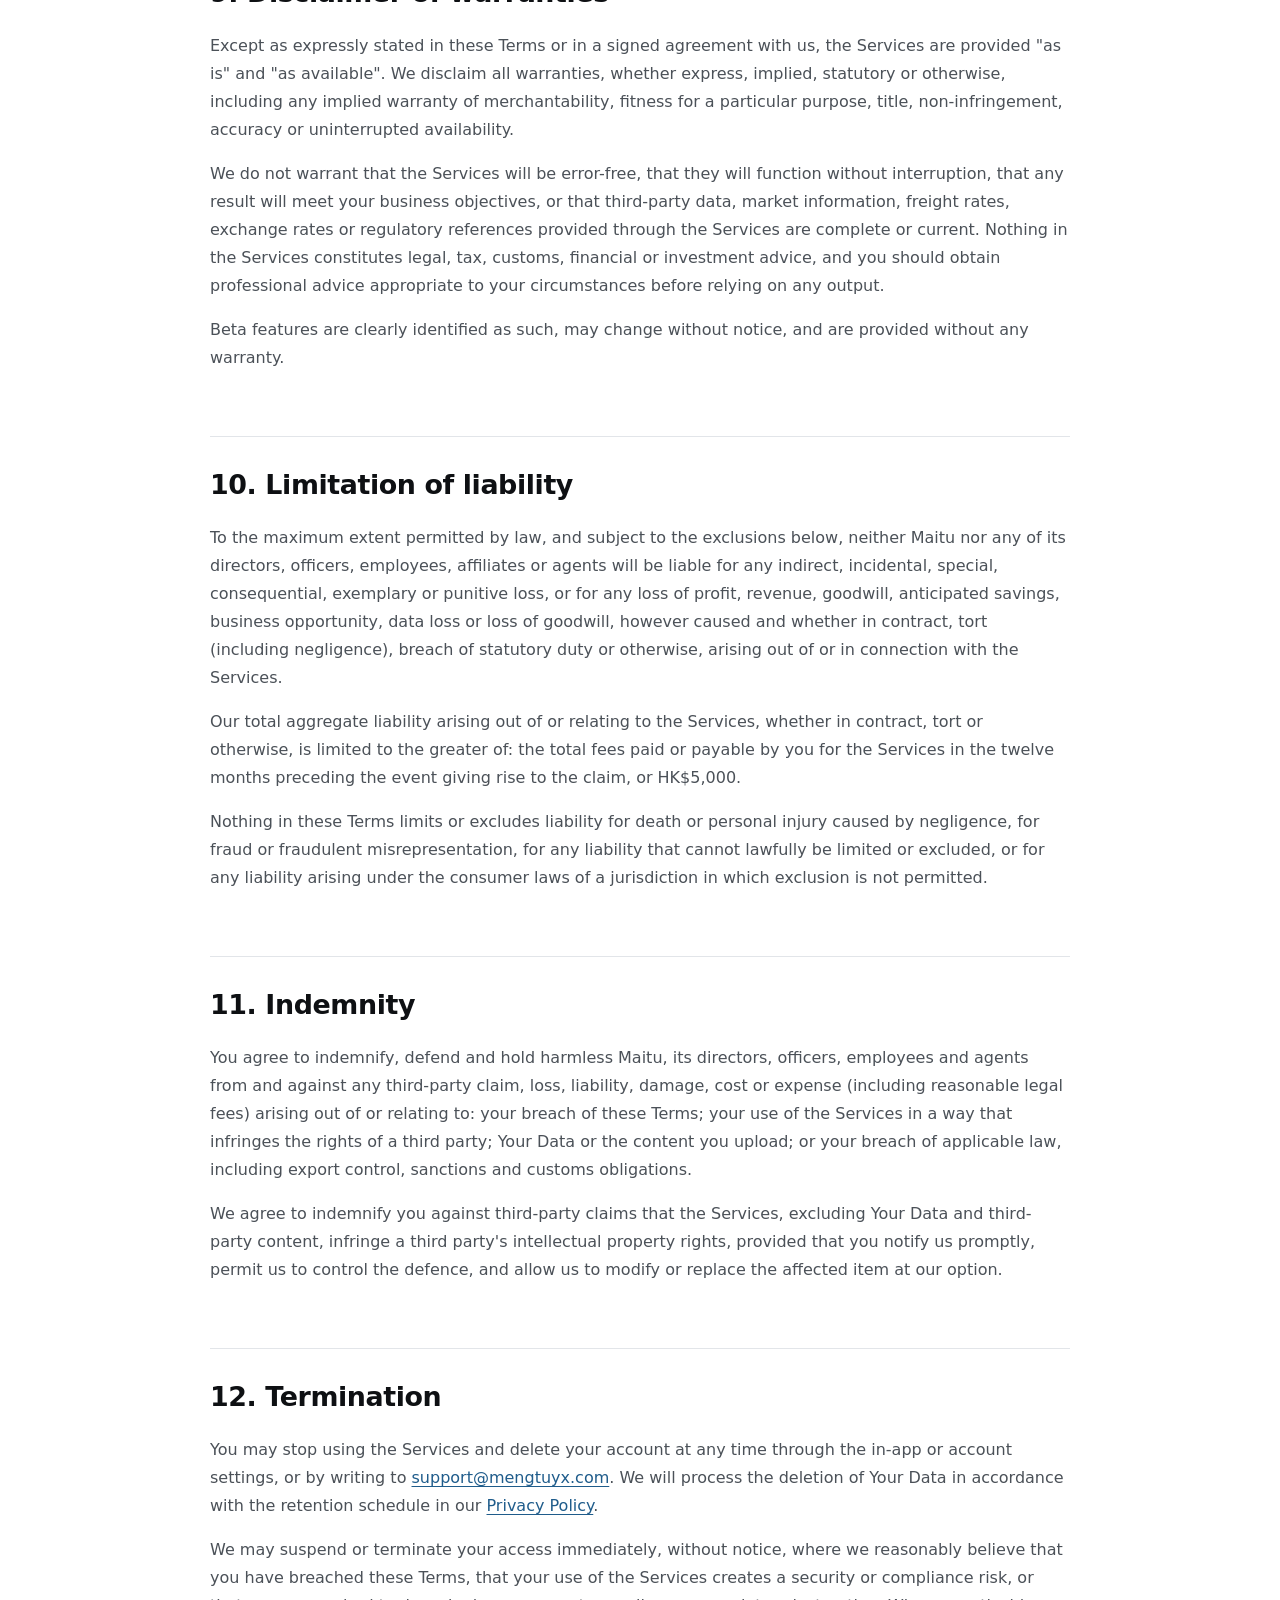
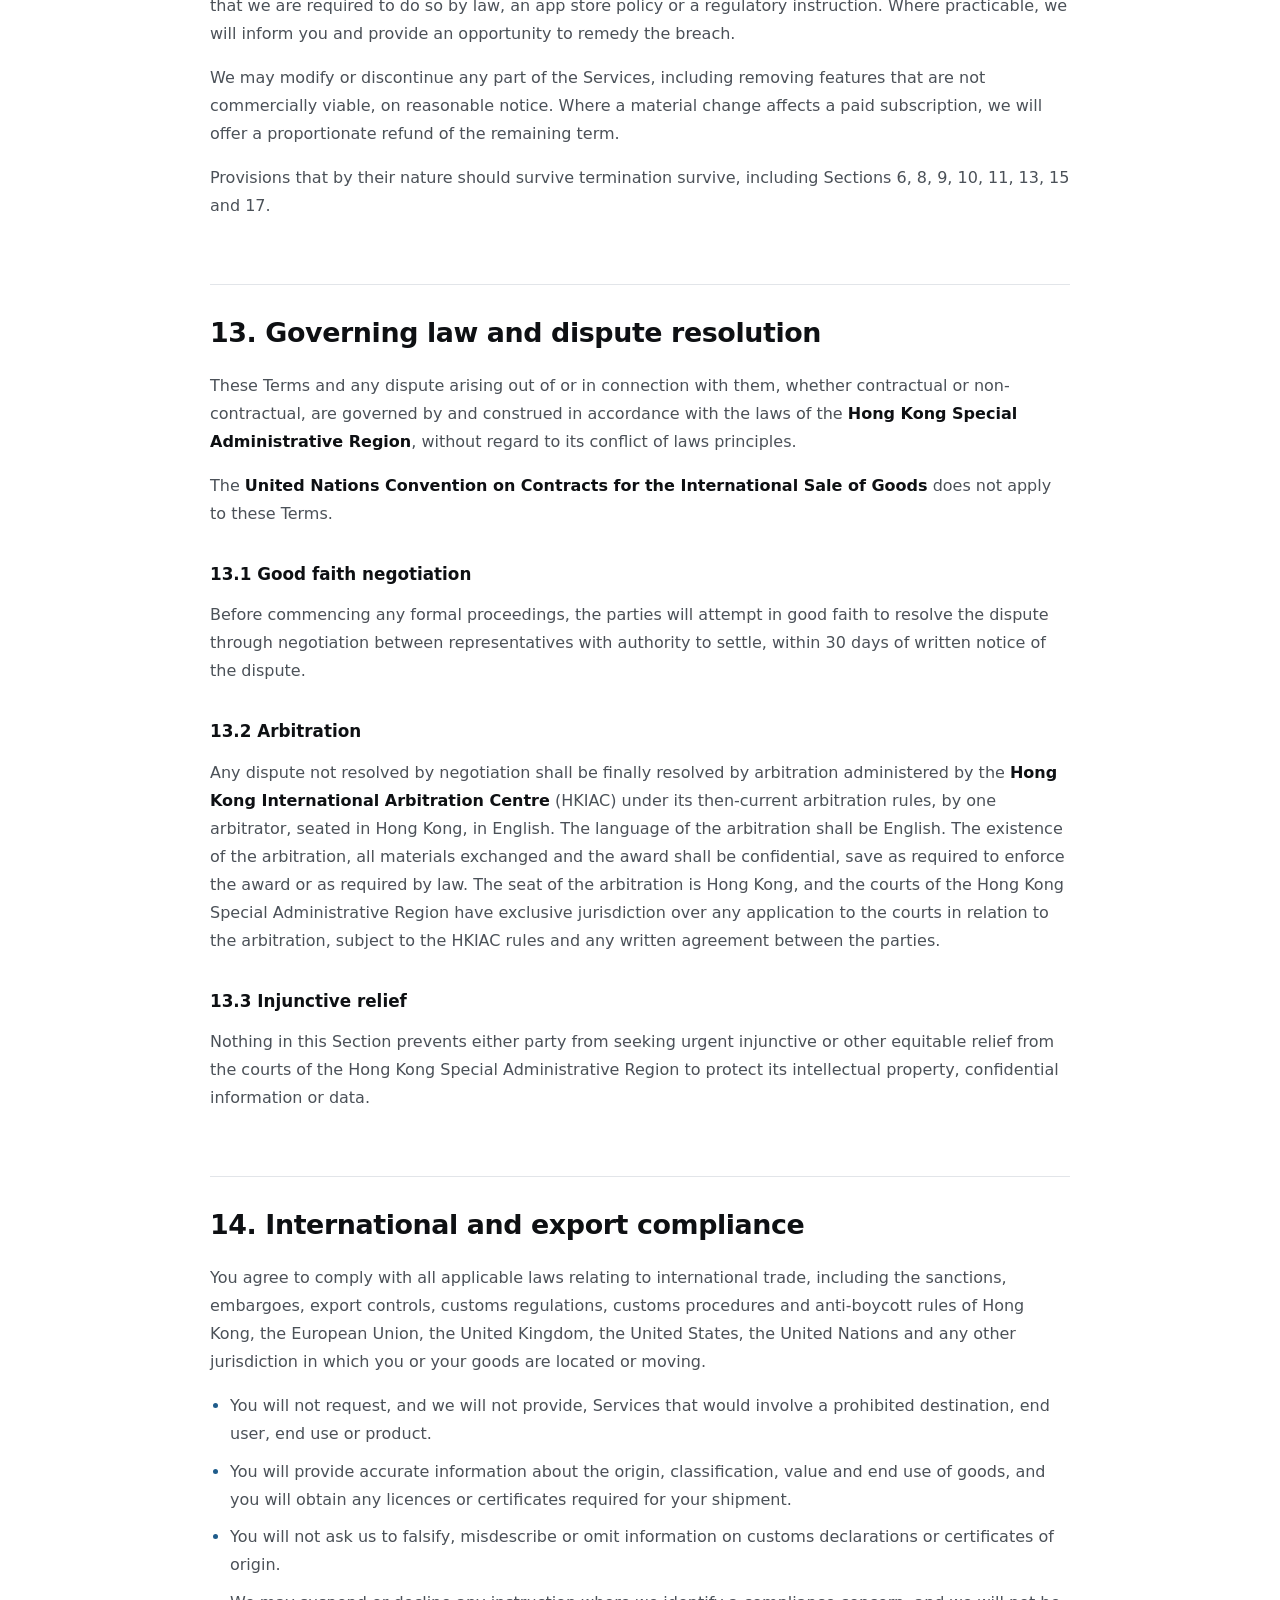
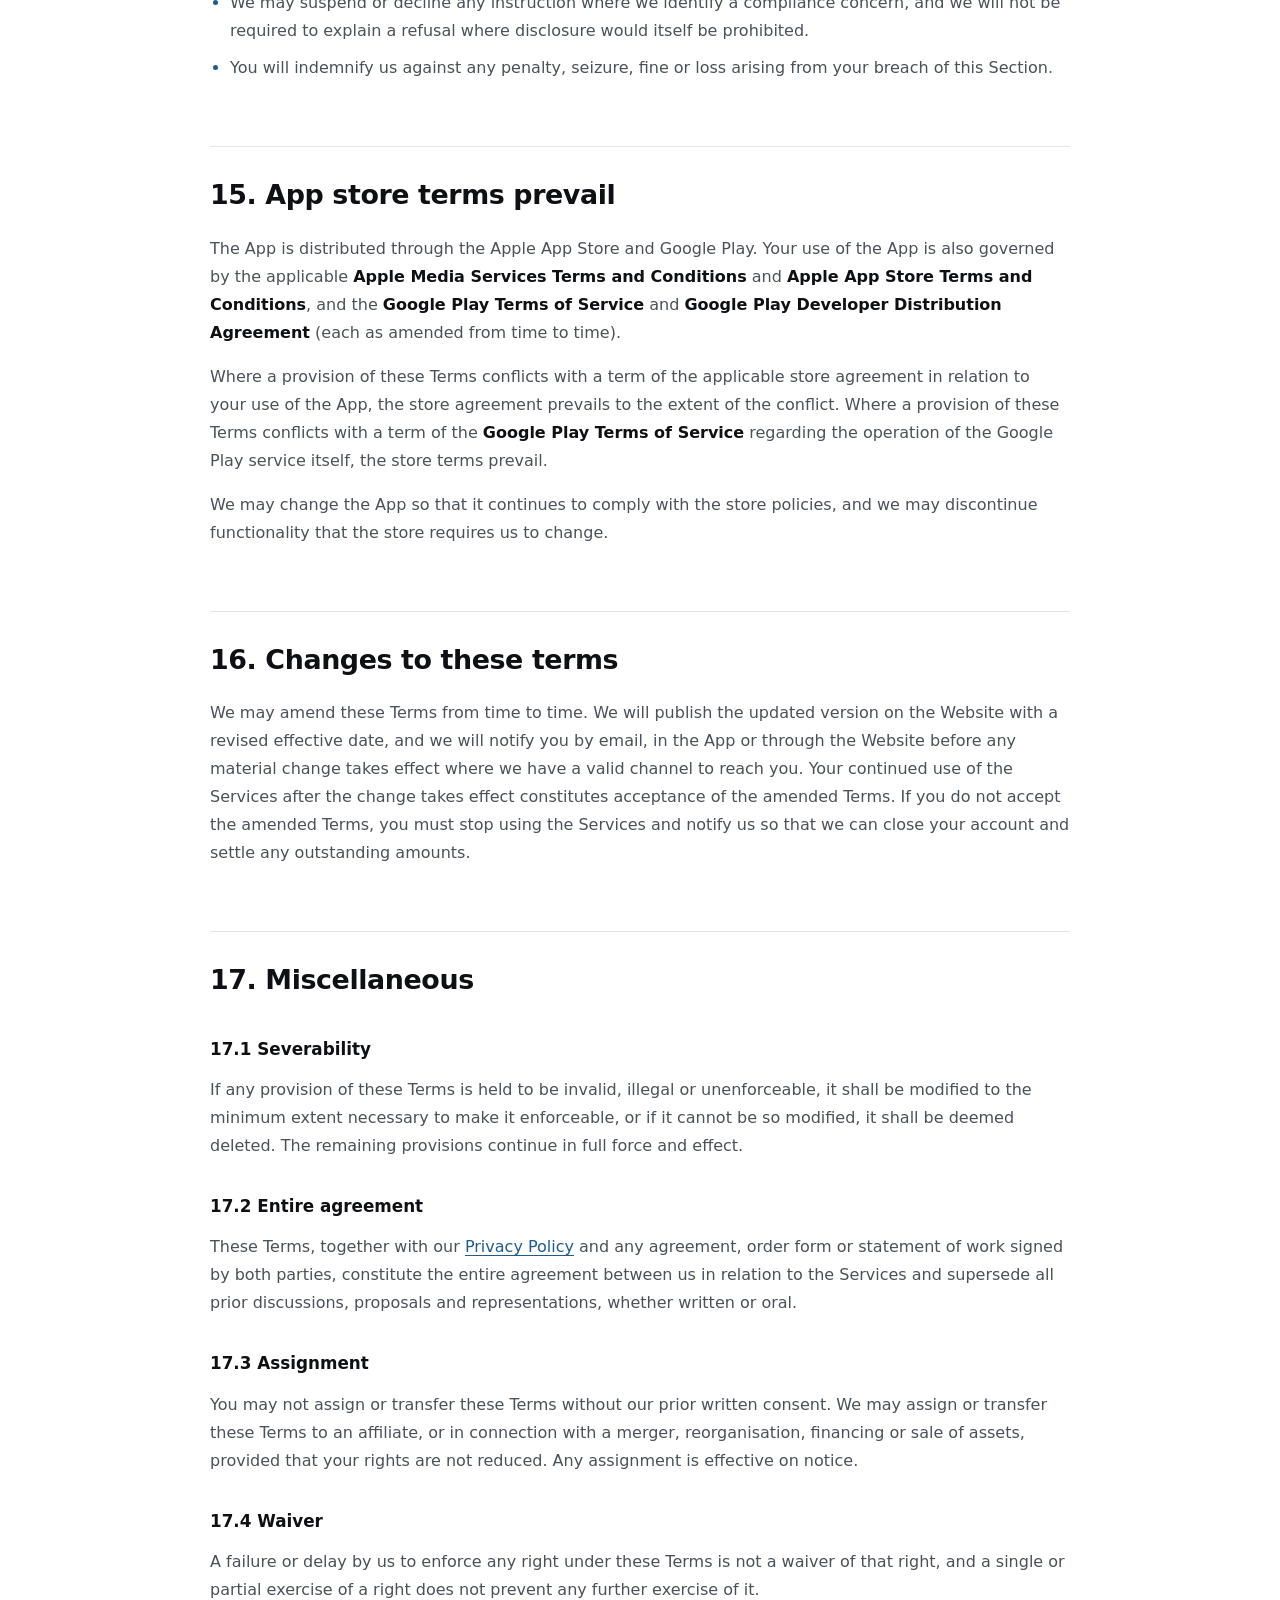
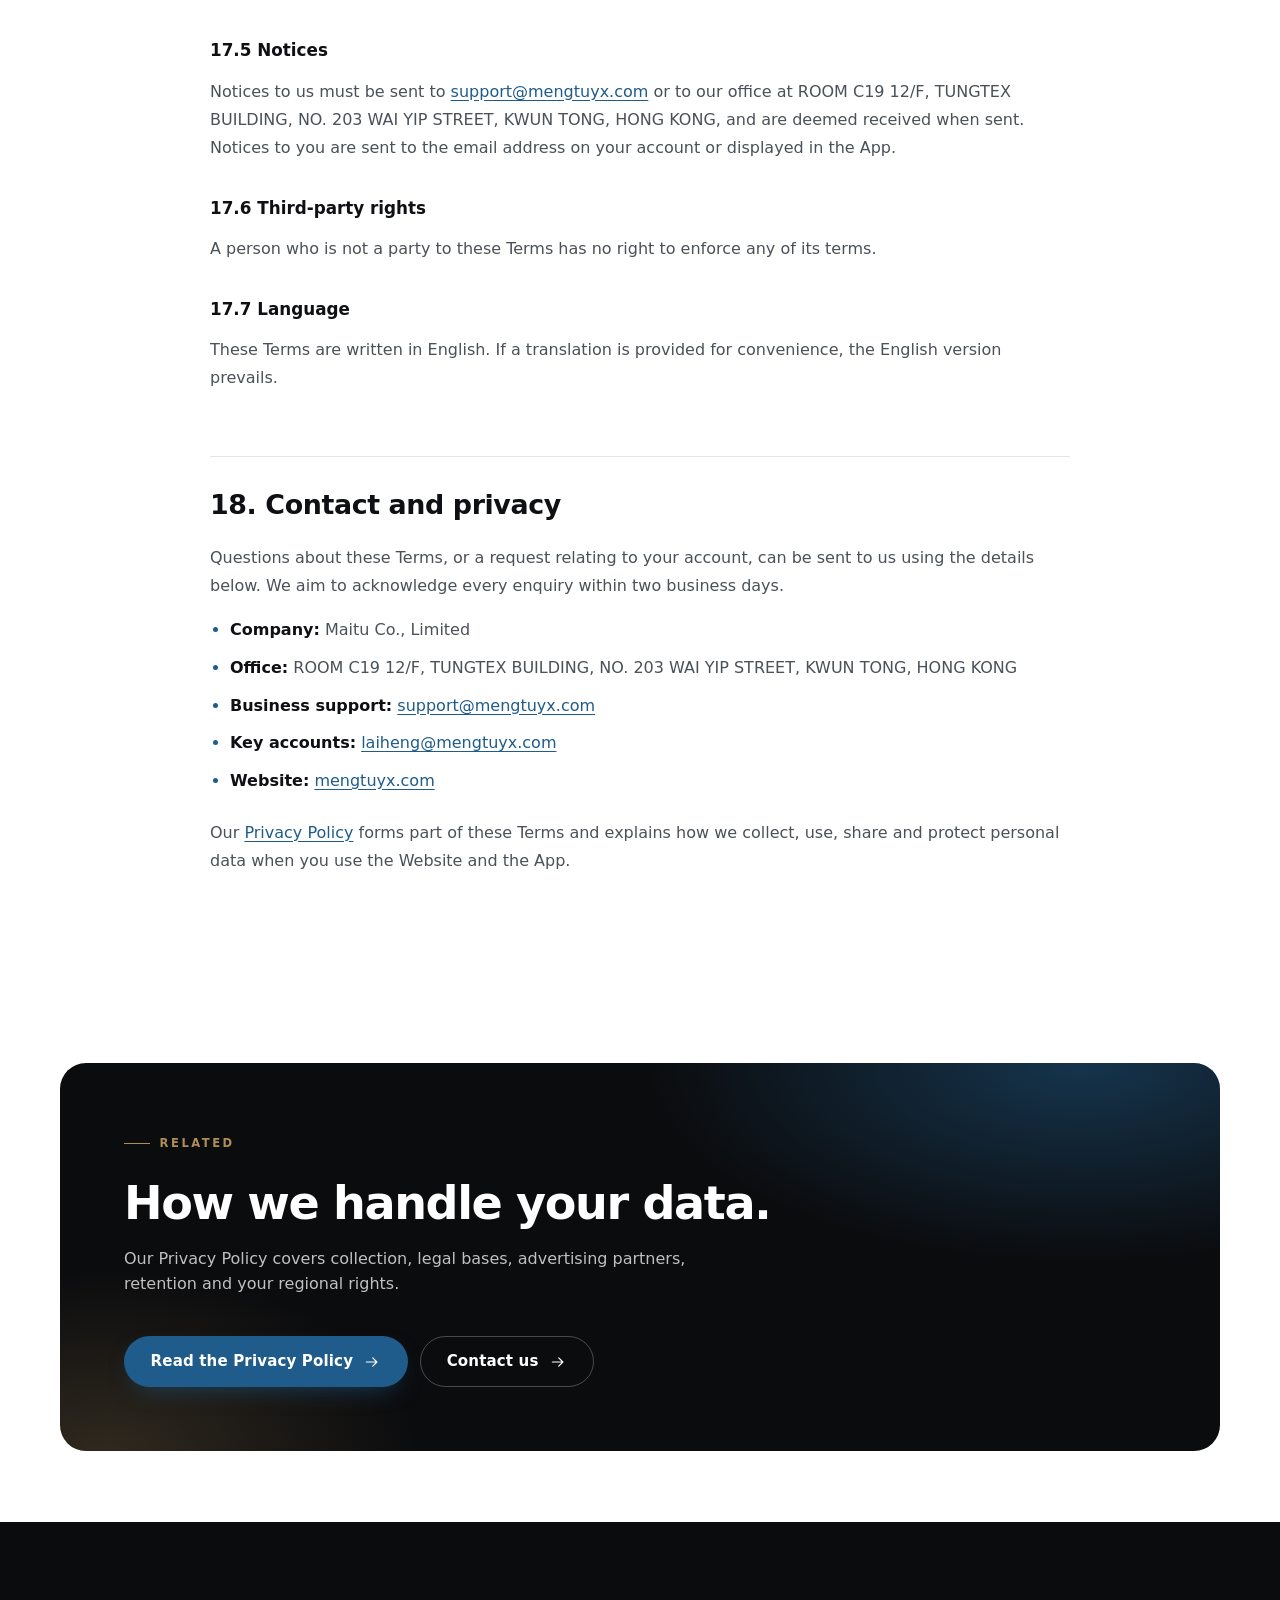
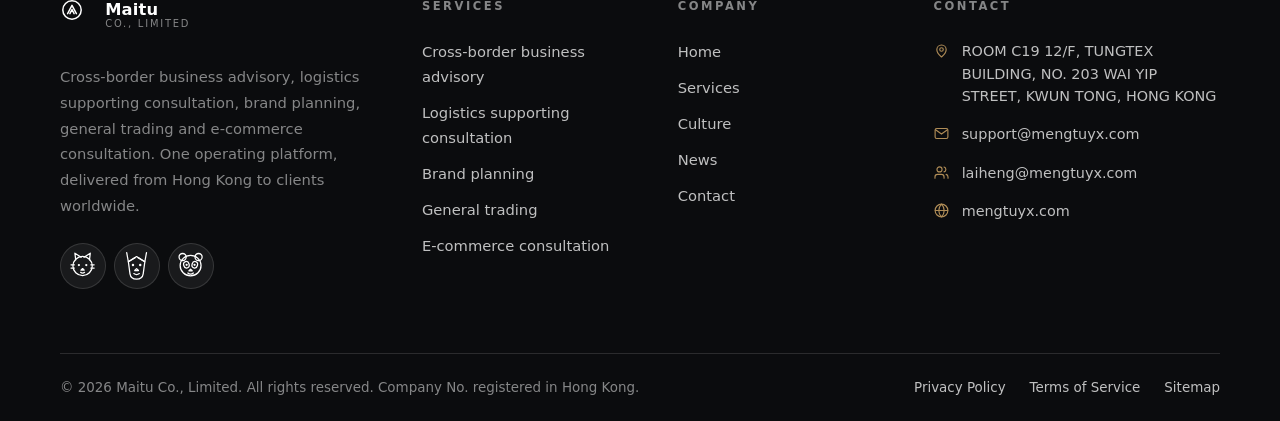
<file: terms.html>
<!DOCTYPE html>
<html lang="en">
<head>
<meta charset="utf-8">
<meta name="viewport" content="width=device-width, initial-scale=1">
<title>Terms of Service — Maitu Co., Limited</title>
<meta name="description" content="Terms governing access to the Maitu Co., Limited website and mobile management apps for Google Play and the Apple App Store, including licensing, payment, advertising and Hong Kong governing law.">
<link rel="canonical" href="https://mengtuyx.com/terms.html">
<meta property="og:type" content="article">
<meta property="og:title" content="Terms of Service — Maitu Co., Limited">
<meta property="og:description" content="Licensing, acceptable use, payment, advertising, third-party services and Hong Kong governing law.">
<meta property="og:url" content="https://mengtuyx.com/terms.html">
<meta property="og:image" content="https://mengtuyx.com/images/hero.png">
<meta property="og:site_name" content="Maitu Co., Limited">
<meta name="twitter:card" content="summary_large_image">
<meta name="twitter:title" content="Terms of Service — Maitu Co., Limited">
<meta name="twitter:description" content="Licensing, acceptable use, payment, advertising, third-party services and Hong Kong governing law.">
<meta name="twitter:image" content="https://mengtuyx.com/images/hero.png">
<link rel="stylesheet" href="css/style.css">
</head>
<body data-page="legal">
<a class="skip-link" href="#main">Skip to content</a>
<header id="site-header"></header>

<main id="main">

  <section class="page-hero">
    <div class="container page-hero__inner">
      <span class="eyebrow eyebrow--metal reveal">Legal</span>
      <h1 class="h1 page-hero__title reveal">Terms of Service</h1>
      <p class="page-hero__lead reveal">
        The terms that govern your use of the Maitu Co., Limited website and the Maitu Mobile
        application on the Apple App Store and Google Play.
      </p>
      <nav class="page-hero__crumbs reveal" aria-label="Breadcrumb">
        <a href="./">Home</a>
        <svg class="icon" aria-hidden="true"><use href="#arrow-right"></use></svg>
        <span>Terms of Service</span>
      </nav>
    </div>
  </section>

  <section class="section">
    <div class="container">
      <article class="legal">

        <div class="legal-meta reveal">
          <p><strong>Company:</strong> Maitu Co., Limited</p>
          <p><strong>Office:</strong> ROOM C19 12/F, TUNGTEX BUILDING, NO. 203 WAI YIP STREET, KWUN TONG, HONG KONG</p>
          <p><strong>Website:</strong> mengtuyx.com</p>
          <p><strong>Business support:</strong> support@mengtuyx.com</p>
          <p><strong>Key accounts:</strong> laiheng@mengtuyx.com</p>
        </div>

        <nav class="legal-index reveal" aria-label="Contents">
          <a href="#t1"><span>01</span>Acceptance of these terms</a>
          <a href="#t2"><span>02</span>Eligibility and age</a>
          <a href="#t3"><span>03</span>Accounts and use of the App</a>
          <a href="#t4"><span>04</span>Description of services</a>
          <a href="#t5"><span>05</span>Licence and acceptable use</a>
          <a href="#t6"><span>06</span>Intellectual property</a>
          <a href="#t7"><span>07</span>Purchases, fees, subscriptions and refunds</a>
          <a href="#t8"><span>08</span>Third-party services and advertising</a>
          <a href="#t9"><span>09</span>Disclaimer of warranties</a>
          <a href="#t10"><span>10</span>Limitation of liability</a>
          <a href="#t11"><span>11</span>Indemnity</a>
          <a href="#t12"><span>12</span>Termination</a>
          <a href="#t13"><span>13</span>Governing law and disputes</a>
          <a href="#t14"><span>14</span>International and export compliance</a>
          <a href="#t15"><span>15</span>App store terms prevail</a>
          <a href="#t16"><span>16</span>Changes to these terms</a>
          <a href="#t17"><span>17</span>Miscellaneous</a>
          <a href="#t18"><span>18</span>Contact and privacy</a>
        </nav>

        <!-- ============ 1 ============ -->
        <h2 id="t1">1. Acceptance of these terms</h2>
        <p>
          These Terms of Service ("Terms") form a binding agreement between you and
          <strong>Maitu Co., Limited</strong>, a company incorporated in the Hong Kong
          Special Administrative Region ("Maitu", "we", "us"), and govern your access to and
          use of:
        </p>
        <ul>
          <li>the website published at <strong>mengtuyx.com</strong> (the "Website");</li>
          <li>the Maitu mobile management application distributed through the
            <strong>Apple App Store</strong> and <strong>Google Play</strong> (the "App"); and</li>
          <li>any related services, dashboards, workspaces or documentation that we provide
            (together, the "Services").</li>
        </ul>
        <p>
          By creating an account, installing the App, or otherwise using the Services, you
          accept these Terms and our
          <a href="privacy.html">Privacy Policy</a>, which is incorporated into these Terms by
          reference. If you do not agree with any part of these Terms, you must not use the
          Services.
        </p>
        <p>
          If you use the Services on behalf of a company or organisation, you confirm that you
          are authorised to bind that entity, and "you" refers to that entity. Where a
          separate signed services agreement or statement of work exists between you and
          Maitu, that agreement prevails over these Terms for the services it covers.
        </p>

        <!-- ============ 2 ============ -->
        <h2 id="t2">2. Eligibility and age</h2>
        <p>
          You must be at least 18 years old, or the age of legal majority in your jurisdiction,
          to enter into a binding agreement under these Terms. If you are between 13 and 17
          years old, you may use the Services only with the prior written permission of your
          parent or legal guardian, who must accept these Terms on your behalf and remain
          responsible for your use of the Services.
        </p>
        <p>
          The Services are not directed to children under 13. We do not knowingly collect
          personal data from children under 13, and we apply the age and consent requirements
          described in Section 13 of our <a href="privacy.html">Privacy Policy</a>. We may
          terminate any account we reasonably believe was created by a child below the
          applicable threshold.
        </p>

        <!-- ============ 3 ============ -->
        <h2 id="t3">3. Accounts and use of the App</h2>
        <h3>3.1 Account registration</h3>
        <p>
          Some features require an account. You agree to provide accurate, current and
          complete registration information, to keep it accurate, and to keep your credentials
          confidential. You are responsible for all activity that occurs under your account,
          including activity by your workspace administrators and users you invite.
        </p>

        <h3>3.2 Workspace administration</h3>
        <p>
          Business workspaces are administered by a workspace owner. The administrator
          controls member access, roles, data visibility, retention settings and export
          rights. You are responsible for reviewing your workspace's member list and
          revoking access when it is no longer required.
        </p>

        <h3>3.3 Distribution through the App Stores</h3>
        <p>
          The App is distributed through the Apple App Store and Google Play under the
          applicable store terms, and installation of the App means you accept those store
          terms in addition to these Terms. We may modify, update or withdraw features of
          the App from time to time, and may withdraw the App from distribution at any time.
          Where an App update requires a new permission, you will be asked to grant it before
          the related feature becomes available.
        </p>

        <h3>3.4 Security obligations</h3>
        <p>
          You must not share a single set of credentials across organisations, must promptly
          notify us at <a href="mailto:support@mengtuyx.com">support@mengtuyx.com</a> of any
          suspected unauthorised access, and must enable multi-factor authentication where we
          make it available for your account tier.
        </p>

        <!-- ============ 4 ============ -->
        <h2 id="t4">4. Description of services</h2>
        <p>
          Maitu provides business services and software covering the following scope of
          business:
        </p>
        <p>
          <strong>Cross-border business advisory, logistics supporting consultation, brand
          planning, general trading and e-commerce consultation.</strong>
        </p>
        <p>
          Within that scope, the following lines are provided:
        </p>
        <ul>
          <li><strong>Cross-border business advisory</strong> — market selection, regulatory read-through, expansion planning and written recommendations with costed implementation paths.</li>
          <li><strong>Logistics supporting consultation</strong> — freight cost structure, route design, carrier strategy support and documentation guidance.</li>
          <li><strong>Brand planning</strong> — positioning, naming, identity systems, packaging and launch calendars.</li>
          <li><strong>General trading</strong> — sourcing, negotiation, purchase orders and settlement for wholesale and retail programmes.</li>
          <li><strong>E-commerce consultation</strong> — channel strategy, storefront operations, localised listings and conversion improvement.</li>
          <li><strong>Import and export coordination</strong> — customs documentation, certificates of origin, licence matching and liaison with freight partners and authorities.</li>
          <li><strong>Supply chain operations support</strong> — inventory planning, supplier coordination, replenishment policy and control-tower reporting.</li>
          <li><strong>Market and investment planning</strong> — demand modelling, budget frameworks and staged investment proposals.</li>
        </ul>

        <h3>4.1 The Maitu Mobile management app</h3>
        <p>
          The App is a first-class part of the Services and covers the full scope of business
          above. It provides, depending on your configuration and entitlements:
        </p>
        <ul>
          <li>real-time order management from quote through to settlement;</li>
          <li>inventory management across warehouses, categories and lanes;</li>
          <li>supply chain tracking with live milestones, exception alerts and delivery estimates;</li>
          <li>a consulting dashboard for advisory deliverables, owners and actions;</li>
          <li>investment planning with budget frameworks, scenarios and approvals;</li>
          <li>wholesale, retail and e-commerce commerce management.</li>
        </ul>
        <p>
          Where you access client workspaces through the App, the App is a delivery channel for
          those services and does not change the scope of the underlying engagement, which is
          set out in the relevant signed agreement.
        </p>

        <!-- ============ 5 ============ -->
        <h2 id="t5">5. Licence and acceptable use</h2>
        <h3>5.1 Licence granted</h3>
        <p>
          Subject to your compliance with these Terms and payment of any applicable fees, we
          grant you a personal, non-exclusive, non-transferable, revocable and non-sublicensable
          licence to install and use the App on devices you control, and to access the
          Website and the Services for your internal business purposes during the term of your
          subscription or engagement.
        </p>

        <h3>5.2 Acceptable use</h3>
        <p>You agree not to, and not to permit any third party to:</p>
        <ul>
          <li>copy, modify, translate, reverse engineer, decompile, disassemble or attempt to derive source code from the Services, except where that restriction is prohibited by law;</li>
          <li>resell, sublicense, rent, lease, lend or provide the Services to third parties, or make the Services available on behalf of another party without our written consent;</li>
          <li>use the Services to build a competing product, or to extract, scrape or harvest data from the Services for purposes other than permitted by your engagement;</li>
          <li>interfere with, disrupt or attempt to gain unauthorised access to the Services, the hosting infrastructure or any connected system;</li>
          <li>probe, scan or test the vulnerability of any system except with our written authorisation;</li>
          <li>upload malicious code, or content that is unlawful, defamatory, infringing, deceptive or that promotes discrimination or harassment;</li>
          <li>misrepresent your identity, impersonate another person, or use the Services for any fraudulent, misleading or unlawful purpose;</li>
          <li>process personal data in breach of applicable data protection law, including collecting special category data without a lawful basis;</li>
          <li>use the Services in breach of sanctions, export control or customs restrictions;</li>
          <li>circumvent, disable or interfere with the security, licensing, metering or advertising controls of the Services, including attempting to obtain impressions or revenue artificially;</li>
          <li>use automated means to access the Services except as expressly permitted under a written agreement with us.</li>
        </ul>

        <!-- ============ 6 ============ -->
        <h2 id="t6">6. Intellectual property</h2>
        <p>
          The Services, including the App, the Website, the Maitu name and marks, the design,
          code, documentation, artwork, data models and all other content and materials
          provided by or on behalf of Maitu, are owned by Maitu or its licensors and are
          protected by copyright, trade mark, patent and other intellectual property laws.
        </p>
        <p>
          Except for the limited licence in Section 5.1, no rights are granted to you. You may
          not use our trade marks, logos or brand features without prior written permission,
          and you may not remove or obscure any proprietary notice in the Services.
        </p>
        <p>
          You retain all rights in the business information, data and materials you upload to
          the Services ("Your Data"). You grant Maitu a worldwide, royalty-free,
          non-exclusive, sublicensable licence to host, copy, transmit, display and process
          Your Data solely to the extent necessary to operate, secure and support the Services
          for you and your authorised users. This licence ends when Your Data is deleted in
          accordance with Section 12.
        </p>
        <p>
          You may export Your Data in a structured, commonly used format through the export
          tools we provide, subject to the entitlements in your plan.
        </p>

        <!-- ============ 7 ============ -->
        <h2 id="t7">7. Purchases, fees, subscriptions and refunds</h2>
        <h3>7.1 Where you buy</h3>
        <p>
          Paid subscriptions and in-app purchases for the App are processed by the App Store
          or Google Play on our behalf. By completing a purchase you agree to the applicable
          store's terms, and the store, not Maitu, is the merchant of record for those
          transactions. Fees for business services are invoiced by Maitu under the relevant
          agreement.
        </p>

        <h3>7.2 Subscriptions</h3>
        <p>
          Subscriptions renew automatically for the period you select until you cancel. We will
          notify you before renewal where the store requires us to, and we will give you
          notice of any price change at least 30 days in advance. If you do not want a
          subscription to renew, cancel it in your store account settings at least 24 hours
          before the renewal date.
        </p>

        <h3>7.3 Refunds</h3>
        <p>
          Refunds for App Store and Google Play purchases are handled by the relevant store
          under its refund policy, and we will support your request accordingly. Where you
          have a direct arrangement with us, refunds are granted at our discretion, and
          consumed services, professional time and non-refundable third-party costs already
          incurred are normally deducted from any amount returned.
        </p>

        <h3>7.4 Taxes and withholding</h3>
        <p>
          Fees are exclusive of value added tax, sales tax, goods and services tax and
          withholding, which are payable by you where applicable. Where you are required to
          withhold tax from a payment to us, you must gross up the payment so that we receive
          the full amount we would have received had no withholding been required.
        </p>

        <h3>7.5 Late payment</h3>
        <p>
          Overdue amounts may accrue interest at the rate stated in the applicable agreement
          or, where none is stated, at 1.5% per month or the maximum rate permitted by law,
          whichever is lower, together with reasonable costs of collection.
        </p>

        <!-- ============ 8 ============ -->
        <h2 id="t8">8. Third-party services and advertising</h2>
        <h3>8.1 Advertising</h3>
        <p>
          The App is supported by advertising. We integrate third-party advertising networks
          and SDK platforms, including Google AdMob, Google Ad Manager, Meta Audience Network,
          Unity Ads, AppLovin, ironSource (LevelPlay), Vungle/Liftoff, Pangle (TikTok for
          Business), Mintegral, Chartboost, AdColony, InMobi, Amazon Ads, Digital Turbine,
          Smaato, Fyber, Ogury, Criteo, Teads, Moloco, PubMatic and Magnite. The full list,
          the purpose of each integration and the route to opt out are set out in Section 9 of
          our <a href="privacy.html">Privacy Policy</a>.
        </p>
        <p>
          The App may present app open, rewarded video, interstitial, banner and native
          advertisements. Advertisements are selected by those networks under their own
          policies. We do not endorse any advertiser, product or service appearing in an
          advertisement, and we are not responsible for the content of advertisements or of
          any site an advertisement links to.
        </p>
        <p>
          Where personalised advertising is used, it is subject to your consent where
          required by law. You can decline, withdraw consent, reset your device advertising
          identifier, or enable a recognised opt-out signal such as Global Privacy Control.
        </p>

        <h3>8.2 Third-party services</h3>
        <p>
          The Services may link to or integrate with third-party services, including the App
          Stores, payment providers, carrier and freight partners, and the advertising
          networks listed above. These services are provided by third parties under their own
          terms and privacy policies. We are not responsible for the acts, omissions, content
          or availability of any third party, and your use of them is at your own risk.
        </p>

        <!-- ============ 9 ============ -->
        <h2 id="t9">9. Disclaimer of warranties</h2>
        <p>
          Except as expressly stated in these Terms or in a signed agreement with us, the
          Services are provided "as is" and "as available". We disclaim all warranties,
          whether express, implied, statutory or otherwise, including any implied warranty of
          merchantability, fitness for a particular purpose, title, non-infringement, accuracy
          or uninterrupted availability.
        </p>
        <p>
          We do not warrant that the Services will be error-free, that they will function
          without interruption, that any result will meet your business objectives, or that
          third-party data, market information, freight rates, exchange rates or regulatory
          references provided through the Services are complete or current. Nothing in the
          Services constitutes legal, tax, customs, financial or investment advice, and you
          should obtain professional advice appropriate to your circumstances before relying
          on any output.
        </p>
        <p>
          Beta features are clearly identified as such, may change without notice, and are
          provided without any warranty.
        </p>

        <!-- ============ 10 ============ -->
        <h2 id="t10">10. Limitation of liability</h2>
        <p>
          To the maximum extent permitted by law, and subject to the exclusions below,
          neither Maitu nor any of its directors, officers, employees, affiliates or agents
          will be liable for any indirect, incidental, special, consequential, exemplary or
          punitive loss, or for any loss of profit, revenue, goodwill, anticipated savings,
          business opportunity, data loss or loss of goodwill, however caused and whether in
          contract, tort (including negligence), breach of statutory duty or otherwise, arising
          out of or in connection with the Services.
        </p>
        <p>
          Our total aggregate liability arising out of or relating to the Services, whether in
          contract, tort or otherwise, is limited to the greater of: the total fees paid or
          payable by you for the Services in the twelve months preceding the event giving rise
          to the claim, or HK$5,000.
        </p>
        <p>
          Nothing in these Terms limits or excludes liability for death or personal injury
          caused by negligence, for fraud or fraudulent misrepresentation, for any liability
          that cannot lawfully be limited or excluded, or for any liability arising under the
          consumer laws of a jurisdiction in which exclusion is not permitted.
        </p>

        <!-- ============ 11 ============ -->
        <h2 id="t11">11. Indemnity</h2>
        <p>
          You agree to indemnify, defend and hold harmless Maitu, its directors, officers,
          employees and agents from and against any third-party claim, loss, liability,
          damage, cost or expense (including reasonable legal fees) arising out of or relating
          to: your breach of these Terms; your use of the Services in a way that infringes the
          rights of a third party; Your Data or the content you upload; or your breach of
          applicable law, including export control, sanctions and customs obligations.
        </p>
        <p>
          We agree to indemnify you against third-party claims that the Services, excluding
          Your Data and third-party content, infringe a third party's intellectual property
          rights, provided that you notify us promptly, permit us to control the defence, and
          allow us to modify or replace the affected item at our option.
        </p>

        <!-- ============ 12 ============ -->
        <h2 id="t12">12. Termination</h2>
        <p>
          You may stop using the Services and delete your account at any time through the
          in-app or account settings, or by writing to
          <a href="mailto:support@mengtuyx.com">support@mengtuyx.com</a>. We will process
          the deletion of Your Data in accordance with the retention schedule in our
          <a href="privacy.html">Privacy Policy</a>.
        </p>
        <p>
          We may suspend or terminate your access immediately, without notice, where we
          reasonably believe that you have breached these Terms, that your use of the
          Services creates a security or compliance risk, or that we are required to do so by
          law, an app store policy or a regulatory instruction. Where practicable, we will
          inform you and provide an opportunity to remedy the breach.
        </p>
        <p>
          We may modify or discontinue any part of the Services, including removing features
          that are not commercially viable, on reasonable notice. Where a material change
          affects a paid subscription, we will offer a proportionate refund of the
          remaining term.
        </p>
        <p>
          Provisions that by their nature should survive termination survive, including
          Sections 6, 8, 9, 10, 11, 13, 15 and 17.
        </p>

        <!-- ============ 13 ============ -->
        <h2 id="t13">13. Governing law and dispute resolution</h2>
        <p>
          These Terms and any dispute arising out of or in connection with them, whether
          contractual or non-contractual, are governed by and construed in accordance with the
          laws of the <strong>Hong Kong Special Administrative Region</strong>, without
          regard to its conflict of laws principles.
        </p>
        <p>
          The <strong>United Nations Convention on Contracts for the International Sale of
          Goods</strong> does not apply to these Terms.
        </p>
        <h3>13.1 Good faith negotiation</h3>
        <p>
          Before commencing any formal proceedings, the parties will attempt in good faith to
          resolve the dispute through negotiation between representatives with authority to
          settle, within 30 days of written notice of the dispute.
        </p>
        <h3>13.2 Arbitration</h3>
        <p>
          Any dispute not resolved by negotiation shall be finally resolved by arbitration
          administered by the <strong>Hong Kong International Arbitration Centre</strong>
          (HKIAC) under its then-current arbitration rules, by one arbitrator, seated in Hong
          Kong, in English. The language of the arbitration shall be English. The existence
          of the arbitration, all materials exchanged and the award shall be confidential,
          save as required to enforce the award or as required by law. The seat of the
          arbitration is Hong Kong, and the courts of the Hong Kong Special Administrative
          Region have exclusive jurisdiction over any application to the courts in relation to
          the arbitration, subject to the HKIAC rules and any written agreement between the
          parties.
        </p>
        <h3>13.3 Injunctive relief</h3>
        <p>
          Nothing in this Section prevents either party from seeking urgent injunctive or
          other equitable relief from the courts of the Hong Kong Special Administrative
          Region to protect its intellectual property, confidential information or data.
        </p>

        <!-- ============ 14 ============ -->
        <h2 id="t14">14. International and export compliance</h2>
        <p>
          You agree to comply with all applicable laws relating to international trade,
          including the sanctions, embargoes, export controls, customs regulations, customs
          procedures and anti-boycott rules of Hong Kong, the European Union, the United
          Kingdom, the United States, the United Nations and any other jurisdiction in which
          you or your goods are located or moving.
        </p>
        <ul>
          <li>You will not request, and we will not provide, Services that would involve a prohibited destination, end user, end use or product.</li>
          <li>You will provide accurate information about the origin, classification, value and end use of goods, and you will obtain any licences or certificates required for your shipment.</li>
          <li>You will not ask us to falsify, misdescribe or omit information on customs declarations or certificates of origin.</li>
          <li>We may suspend or decline any instruction where we identify a compliance concern, and we will not be required to explain a refusal where disclosure would itself be prohibited.</li>
          <li>You will indemnify us against any penalty, seizure, fine or loss arising from your breach of this Section.</li>
        </ul>

        <!-- ============ 15 ============ -->
        <h2 id="t15">15. App store terms prevail</h2>
        <p>
          The App is distributed through the Apple App Store and Google Play. Your use of the
          App is also governed by the applicable <strong>Apple Media Services Terms and
          Conditions</strong> and <strong>Apple App Store Terms and Conditions</strong>, and
          the <strong>Google Play Terms of Service</strong> and <strong>Google Play
          Developer Distribution Agreement</strong> (each as amended from time to time).
        </p>
        <p>
          Where a provision of these Terms conflicts with a term of the applicable store
          agreement in relation to your use of the App, the store agreement prevails to the
          extent of the conflict. Where a provision of these Terms conflicts with a term of
          the <strong>Google Play Terms of Service</strong> regarding the operation of the
          Google Play service itself, the store terms prevail.
        </p>
        <p>
          We may change the App so that it continues to comply with the store policies, and
          we may discontinue functionality that the store requires us to change.
        </p>

        <!-- ============ 16 ============ -->
        <h2 id="t16">16. Changes to these terms</h2>
        <p>
          We may amend these Terms from time to time. We will publish the updated version on
          the Website with a revised effective date, and we will notify you by email, in the
          App or through the Website before any material change takes effect where we have a
          valid channel to reach you. Your continued use of the Services after the change takes
          effect constitutes acceptance of the amended Terms. If you do not accept the amended
          Terms, you must stop using the Services and notify us so that we can close your
          account and settle any outstanding amounts.
        </p>

        <!-- ============ 17 ============ -->
        <h2 id="t17">17. Miscellaneous</h2>
        <h3>17.1 Severability</h3>
        <p>
          If any provision of these Terms is held to be invalid, illegal or unenforceable, it
          shall be modified to the minimum extent necessary to make it enforceable, or if it
          cannot be so modified, it shall be deemed deleted. The remaining provisions continue
          in full force and effect.
        </p>

        <h3>17.2 Entire agreement</h3>
        <p>
          These Terms, together with our <a href="privacy.html">Privacy Policy</a> and any
          agreement, order form or statement of work signed by both parties, constitute the
          entire agreement between us in relation to the Services and supersede all prior
          discussions, proposals and representations, whether written or oral.
        </p>

        <h3>17.3 Assignment</h3>
        <p>
          You may not assign or transfer these Terms without our prior written consent. We
          may assign or transfer these Terms to an affiliate, or in connection with a merger,
          reorganisation, financing or sale of assets, provided that your rights are not
          reduced. Any assignment is effective on notice.
        </p>

        <h3>17.4 Waiver</h3>
        <p>
          A failure or delay by us to enforce any right under these Terms is not a waiver of
          that right, and a single or partial exercise of a right does not prevent any further
          exercise of it.
        </p>

        <h3>17.5 Notices</h3>
        <p>
          Notices to us must be sent to
          <a href="mailto:support@mengtuyx.com">support@mengtuyx.com</a> or to our office at
          ROOM C19 12/F, TUNGTEX BUILDING, NO. 203 WAI YIP STREET, KWUN TONG, HONG KONG, and
          are deemed received when sent. Notices to you are sent to the email address on your
          account or displayed in the App.
        </p>

        <h3>17.6 Third-party rights</h3>
        <p>
          A person who is not a party to these Terms has no right to enforce any of its terms.
        </p>

        <h3>17.7 Language</h3>
        <p>
          These Terms are written in English. If a translation is provided for convenience, the
          English version prevails.
        </p>

        <!-- ============ 18 ============ -->
        <h2 id="t18">18. Contact and privacy</h2>
        <p>
          Questions about these Terms, or a request relating to your account, can be sent to
          us using the details below. We aim to acknowledge every enquiry within two business
          days.
        </p>
        <ul>
          <li><strong>Company:</strong> Maitu Co., Limited</li>
          <li><strong>Office:</strong> ROOM C19 12/F, TUNGTEX BUILDING, NO. 203 WAI YIP STREET, KWUN TONG, HONG KONG</li>
          <li><strong>Business support:</strong> <a href="mailto:support@mengtuyx.com">support@mengtuyx.com</a></li>
          <li><strong>Key accounts:</strong> <a href="mailto:laiheng@mengtuyx.com">laiheng@mengtuyx.com</a></li>
          <li><strong>Website:</strong> <a href="https://mengtuyx.com">mengtuyx.com</a></li>
        </ul>
        <p>
          Our <a href="privacy.html">Privacy Policy</a> forms part of these Terms and explains
          how we collect, use, share and protect personal data when you use the Website and
          the App.
        </p>

      </article>
    </div>
  </section>

  <section class="section section--tight">
    <div class="container">
      <div class="cta-band reveal">
        <div class="cta-band__inner">
          <div>
            <span class="eyebrow eyebrow--metal">Related</span>
            <h2 class="h2 cta-band__title">How we handle your data.</h2>
            <p>Our Privacy Policy covers collection, legal bases, advertising partners, retention and your regional rights.</p>
          </div>
          <div class="cta-band__actions">
            <a class="btn btn--accent" href="privacy.html">
              Read the Privacy Policy
              <svg class="icon icon-arrow" aria-hidden="true"><use href="#arrow-right"></use></svg>
            </a>
            <a class="btn btn--ghost-light" href="contact.html">
              Contact us
              <svg class="icon icon-arrow" aria-hidden="true"><use href="#arrow-right"></use></svg>
            </a>
          </div>
        </div>
      </div>
    </div>
  </section>

</main>

<footer id="site-footer"></footer>
<script src="js/main.js" defer></script>
</body>
</html>
</file>
<file: css/style.css>
/* ==========================================================================
   MAITU CO., LIMITED — Global Design System
   Single stylesheet for the entire site (reuse rule A).
   Visual direction: premium automotive — restrained monochrome, one cool
   automotive-blue accent, champagne metal highlights, hairline rules,
   generous negative space, fluid editorial typography.
   Sections
   01 Tokens          07 Hero              13 News
   02 Reset & base    08 Services          14 Contact
   03 Layout          09 App showcase      15 Legal
   04 Typography      10 Stats             16 Footer
   05 Buttons/tags    11 Culture           17 Utilities
   06 Cards           12 CTA               18 Motion
   ========================================================================== */

/* ==========================================================================
   01 TOKENS
   ========================================================================== */
:root {
  /* --- Ink scale --- */
  --ink:            #0b0c0e;
  --ink-2:          #121419;
  --ink-3:          #1a1d23;
  --ink-4:          #272b33;

  /* --- Paper scale --- */
  --paper:          #ffffff;
  --paper-2:        #f4f5f7;
  --paper-3:        #e9ebee;

  /* --- Text --- */
  --text:           #0e1013;
  --text-2:         #4b5158;
  --text-3:         #656c73;
  --text-inv:       #ffffff;
  --text-inv-2:     rgba(255, 255, 255, .74);
  --text-inv-3:     rgba(255, 255, 255, .50);

  /* --- Hairlines --- */
  --line:           #e2e5e9;
  --line-2:         #cbd1d8;
  --line-inv:       rgba(255, 255, 255, .13);
  --line-inv-2:     rgba(255, 255, 255, .26);

  /* --- Accents --- */
  --accent:         #1f5c8b;
  --accent-2:       #2e7bb4;
  --accent-3:       #4b9ad6;
  --accent-soft:    rgba(31, 92, 139, .08);
  --accent-line:    rgba(31, 92, 139, .30);
  --metal:          #b08d57;
  --metal-soft:     rgba(176, 141, 87, .10);
  --silver:         #a7aeb7;

  /* --- Status --- */
  --ok:             #1e7a5a;
  --warn:           #a66a15;
  --bad:            #b03a3a;

  /* --- Typography --- */
  --font-sans: "Inter", "SF Pro Display", "Segoe UI Variable Display", "Segoe UI",
               system-ui, -apple-system, "Helvetica Neue", Arial, "PingFang SC",
               "Microsoft YaHei", sans-serif;
  --font-mono: "SF Mono", ui-monospace, Menlo, Consolas, monospace;

  --fs-eyebrow: .72rem;
  --fs-body:    1rem;
  --fs-lead:    clamp(1.02rem, 1.35vw, 1.18rem);
  --fs-h1:      clamp(2.5rem, 6vw, 5.2rem);
  --fs-h2:      clamp(1.9rem, 3.6vw, 3.05rem);
  --fs-h3:      clamp(1.25rem, 1.9vw, 1.6rem);
  --fs-h4:      1.06rem;
  --fs-stat:    clamp(2.1rem, 4vw, 3.35rem);
  --fs-micro:   .82rem;

  --lh-tight:   1.04;
  --lh-snug:    1.18;
  --lh-normal:  1.55;
  --lh-loose:   1.75;

  --ls-tight:  -.03em;
  --ls-snug:   -.015em;
  --ls-wide:   .06em;
  --ls-mega:   .22em;

  /* --- Space --- */
  --sp-1: .25rem;  --sp-2: .5rem;   --sp-3: .75rem;  --sp-4: 1rem;
  --sp-5: 1.5rem;  --sp-6: 2rem;    --sp-7: 2.5rem;  --sp-8: 3rem;
  --sp-9: 4rem;    --sp-10: 5rem;   --sp-11: 6.5rem; --sp-12: 8rem;

  --gutter: clamp(20px, 4.2vw, 40px);
  --container: 1240px;
  --container-narrow: 880px;
  --section-y: clamp(64px, 8vw, 124px);
  --section-y-sm: clamp(48px, 5.5vw, 84px);

  /* --- Radius --- */
  --r-xs: 4px;
  --r-sm: 8px;
  --r-md: 12px;
  --r-lg: 18px;
  --r-xl: 26px;
  --r-pill: 999px;

  /* --- Elevation --- */
  --sh-1: 0 1px 2px rgba(11, 12, 14, .05), 0 2px 10px rgba(11, 12, 14, .05);
  --sh-2: 0 10px 24px -12px rgba(11, 12, 14, .22);
  --sh-3: 0 28px 60px -28px rgba(11, 12, 14, .40);
  --sh-inv: 0 30px 70px -30px rgba(0, 0, 0, .68);

  /* --- Motion --- */
  --e-out:  cubic-bezier(.16, 1, .3, 1);
  --e-io:   cubic-bezier(.65, 0, .35, 1);
  --e-soft: cubic-bezier(.22, .61, .36, 1);
  --t-fast: 180ms;
  --t-mid:  320ms;
  --t-slow: 620ms;
  --t-reveal: 900ms;

  /* Horizontal reveal travel — always smaller than --gutter so the
     initial containing block never widens (keeps fixed headers aligned). */
  --shift-x: clamp(10px, 2.4vw, 26px);

  /* --- Layers --- */
  --z-base: 1;
  --z-sticky: 100;
  --z-top: 150;
  --z-drawer: 200;
  --header-h: 76px;
}

/* ==========================================================================
   02 RESET & BASE
   ========================================================================== */
*, *::before, *::after { box-sizing: border-box; }

html {
  -webkit-text-size-adjust: 100%;
  scroll-behavior: smooth;
  scroll-padding-top: calc(var(--header-h) + 24px);
}

body {
  margin: 0;
  font-family: var(--font-sans);
  font-size: var(--fs-body);
  line-height: var(--lh-normal);
  color: var(--text);
  background: var(--paper);
  -webkit-font-smoothing: antialiased;
  -moz-osx-font-smoothing: grayscale;
  overflow-x: hidden;
  text-rendering: optimizeLegibility;
}

body.is-locked { overflow: hidden; }

h1, h2, h3, h4, h5, h6, p, figure, blockquote, dl, dd { margin: 0; }
ul, ol { margin: 0; padding: 0; }
li { list-style: none; }

img, svg, video, picture {
  display: block;
  max-width: 100%;
}

img { height: auto; }

a {
  color: inherit;
  text-decoration: none;
  transition: color var(--t-fast) var(--e-soft);
}

button, input, select, textarea {
  font: inherit;
  color: inherit;
}

button { cursor: pointer; background: none; border: 0; padding: 0; }

hr {
  border: 0;
  border-top: 1px solid var(--line);
  margin: 0;
}

::selection {
  background: var(--accent);
  color: #fff;
}

:focus-visible {
  outline: 2px solid var(--accent-2);
  outline-offset: 3px;
  border-radius: var(--r-xs);
}

.skip-link {
  position: absolute;
  left: var(--gutter);
  top: -100px;
  z-index: 999;
  padding: .75rem 1.25rem;
  background: var(--ink);
  color: #fff;
  border-radius: var(--r-sm);
  transition: top var(--t-fast) var(--e-out);
}
.skip-link:focus { top: 12px; }

.sr-only {
  position: absolute;
  width: 1px; height: 1px;
  padding: 0; margin: -1px;
  overflow: hidden;
  clip: rect(0 0 0 0);
  white-space: nowrap;
  border: 0;
}

/* ==========================================================================
   03 LAYOUT
   ========================================================================== */
.container {
  width: 100%;
  max-width: var(--container);
  margin-inline: auto;
  padding-inline: var(--gutter);
}
.container--narrow { max-width: var(--container-narrow); }

.section { padding-block: var(--section-y); }
.section--tight { padding-block: var(--section-y-sm); }
.section--paper { background: var(--paper-2); }
.section--ink { background: var(--ink); color: var(--text-inv); }
.section--ink .section-lead { color: var(--text-inv-2); }

.section--hairline { border-top: 1px solid var(--line); }

.grid { display: grid; gap: clamp(20px, 2.4vw, 32px); }
.grid-2 { grid-template-columns: repeat(2, minmax(0, 1fr)); }
.grid-3 { grid-template-columns: repeat(3, minmax(0, 1fr)); }
.grid-4 { grid-template-columns: repeat(4, minmax(0, 1fr)); }
.grid--center { align-items: center; }
.grid--start { align-items: flex-start; }

.stack > * + * { margin-top: var(--sp-4); }
.stack-lg > * + * { margin-top: var(--sp-6); }

.center { text-align: center; }
.text-start { text-align: left; }
.mx-auto { margin-inline: auto; }

/* ==========================================================================
   04 TYPOGRAPHY
   ========================================================================== */
.eyebrow {
  display: inline-flex;
  align-items: center;
  gap: .6rem;
  font-size: var(--fs-eyebrow);
  font-weight: 600;
  letter-spacing: var(--ls-mega);
  text-transform: uppercase;
  color: var(--text-3);
  margin-bottom: var(--sp-5);
}
.eyebrow::before {
  content: "";
  width: 26px;
  height: 1px;
  background: var(--accent);
}
.eyebrow--plain::before { display: none; }
.eyebrow--metal { color: var(--metal); }
.eyebrow--metal::before { background: var(--metal); }
.section--ink .eyebrow { color: var(--text-inv-3); }

.h1, .h2, .h3, .h4 {
  font-weight: 600;
  line-height: var(--lh-tight);
  letter-spacing: var(--ls-tight);
  color: var(--text);
}
.section--ink .h1, .section--ink .h2,
.section--ink .h3, .section--ink .h4 { color: var(--text-inv); }

.h1 { font-size: var(--fs-h1); }
.h2 { font-size: var(--fs-h2); line-height: var(--lh-snug); }
.h3 { font-size: var(--fs-h3); line-height: var(--lh-snug); letter-spacing: var(--ls-snug); }
.h4 { font-size: var(--fs-h4); font-weight: 600; letter-spacing: var(--ls-snug); }

.lead {
  font-size: var(--fs-lead);
  line-height: var(--lh-loose);
  color: var(--text-2);
  max-width: 62ch;
}
.section--ink .lead { color: var(--text-inv-2); }

.text-metal { color: var(--metal); }
.text-accent { color: var(--accent); }
.text-muted { color: var(--text-3); }
.mono { font-family: var(--font-mono); }

.section-head {
  display: flex;
  align-items: flex-end;
  justify-content: space-between;
  gap: var(--sp-6);
  flex-wrap: wrap;
  margin-bottom: clamp(32px, 4vw, 60px);
}
.section-head__text { max-width: 60ch; }
.section-head .lead { margin-top: var(--sp-4); }

.rule {
  height: 1px;
  background: linear-gradient(90deg, var(--line-2), var(--line), transparent);
  border: 0;
}
.section--ink .rule {
  background: linear-gradient(90deg, var(--line-inv-2), var(--line-inv), transparent);
}

/* ==========================================================================
   05 BUTTONS / BADGES / TAGS
   ========================================================================== */
.btn {
  display: inline-flex;
  align-items: center;
  justify-content: center;
  gap: .65rem;
  padding: .95rem 1.6rem;
  border-radius: var(--r-pill);
  font-size: .94rem;
  font-weight: 600;
  letter-spacing: .01em;
  line-height: 1;
  white-space: nowrap;
  border: 1px solid transparent;
  transition: background var(--t-mid) var(--e-out),
              color var(--t-mid) var(--e-out),
              border-color var(--t-mid) var(--e-out),
              transform var(--t-mid) var(--e-out),
              box-shadow var(--t-mid) var(--e-out);
}
.btn:hover { transform: translateY(-2px); }
.btn:active { transform: translateY(0); }

.btn .icon { width: 18px; height: 18px; flex: none; }
.btn .icon-arrow { transition: transform var(--t-mid) var(--e-out); }
.btn:hover .icon-arrow { transform: translateX(4px); }

.btn--primary {
  background: var(--ink);
  color: #fff;
  box-shadow: var(--sh-2);
}
.btn--primary:hover { background: var(--ink-3); box-shadow: var(--sh-3); }

.btn--accent {
  background: var(--accent);
  color: #fff;
  box-shadow: 0 10px 26px -12px rgba(31, 92, 139, .75);
}
.btn--accent:hover { background: var(--accent-2); }

.btn--ghost {
  border-color: var(--line-2);
  color: var(--text);
  background: transparent;
}
.btn--ghost:hover {
  border-color: var(--ink);
  background: var(--ink);
  color: #fff;
}

.btn--ghost-light {
  border-color: var(--line-inv-2);
  color: #fff;
  background: transparent;
}
.btn--ghost-light:hover {
  background: #fff;
  color: var(--ink);
  border-color: #fff;
}

.btn--sm { padding: .68rem 1.15rem; font-size: .84rem; }
.btn--lg { padding: 1.1rem 2rem; font-size: 1rem; }
.btn--block { width: 100%; }

.link-arrow {
  display: inline-flex;
  align-items: center;
  gap: .5rem;
  font-weight: 600;
  font-size: .92rem;
  color: var(--accent);
}
.link-arrow .icon { width: 16px; height: 16px; transition: transform var(--t-mid) var(--e-out); }
.link-arrow:hover .icon { transform: translateX(4px); }
.section--ink .link-arrow { color: var(--accent-3); }

.badge {
  display: inline-flex;
  align-items: center;
  gap: .5rem;
  padding: .38rem .85rem;
  border-radius: var(--r-pill);
  font-size: .74rem;
  font-weight: 600;
  letter-spacing: .08em;
  text-transform: uppercase;
  background: var(--paper-2);
  color: var(--text-2);
  border: 1px solid var(--line);
}
.badge--accent { background: var(--accent-soft); color: var(--accent); border-color: var(--accent-line); }
.badge--metal { background: var(--metal-soft); color: var(--metal); border-color: rgba(176, 141, 87, .3); }
.badge--solid { background: var(--ink); color: #fff; border-color: var(--ink); }

.badge .dot {
  width: 6px; height: 6px;
  border-radius: 50%;
  background: currentColor;
  flex: none;
}

.tag {
  display: inline-block;
  padding: .28rem .7rem;
  border-radius: var(--r-xs);
  font-size: .74rem;
  font-weight: 600;
  letter-spacing: .04em;
  background: var(--paper-3);
  color: var(--text-2);
}
.section--ink .tag { background: rgba(255, 255, 255, .08); color: var(--text-inv-2); }

/* ==========================================================================
   06 CARDS
   ========================================================================== */
.card {
  position: relative;
  display: flex;
  flex-direction: column;
  background: var(--paper);
  border: 1px solid var(--line);
  border-radius: var(--r-lg);
  padding: clamp(22px, 2.4vw, 32px);
  transition: transform var(--t-mid) var(--e-out),
              box-shadow var(--t-mid) var(--e-out),
              border-color var(--t-mid) var(--e-out);
  overflow: hidden;
}
.card::after {
  content: "";
  position: absolute;
  left: 0; top: 0;
  width: 100%; height: 2px;
  background: linear-gradient(90deg, var(--accent), var(--accent-3));
  transform: scaleX(0);
  transform-origin: left;
  transition: transform var(--t-slow) var(--e-out);
}
.card:hover {
  transform: translateY(-5px);
  box-shadow: var(--sh-3);
  border-color: transparent;
}
.card:hover::after { transform: scaleX(1); }

.card--ink {
  background: var(--ink-2);
  border-color: var(--line-inv);
  color: var(--text-inv);
}
.card--ink:hover { box-shadow: var(--sh-inv); }
/* Dark card: restate heading colours, .h4 / .h3 carry a light-surface colour */
.card--ink .h1, .card--ink .h2,
.card--ink .h3, .card--ink .h4 { color: var(--text-inv); }
.card--flush { padding: 0; overflow: hidden; }
.card--flush:hover { transform: translateY(-5px); }

.card__icon {
  width: 52px; height: 52px;
  display: grid;
  place-items: center;
  border-radius: var(--r-md);
  background: var(--accent-soft);
  color: var(--accent);
  margin-bottom: var(--sp-5);
  transition: background var(--t-mid) var(--e-out), color var(--t-mid) var(--e-out);
}
.card__icon .icon { width: 26px; height: 26px; }
.card:hover .card__icon { background: var(--accent); color: #fff; }
.card--ink .card__icon { background: rgba(255, 255, 255, .07); color: var(--accent-3); }
.card--ink:hover .card__icon { background: var(--accent); color: #fff; }

.card__title { margin-bottom: var(--sp-3); }
.card__text { color: var(--text-2); font-size: .95rem; line-height: var(--lh-loose); }
.card--ink .card__text { color: var(--text-inv-2); }
.card__foot { margin-top: auto; padding-top: var(--sp-5); }

.card__index {
  font-family: var(--font-mono);
  font-size: .76rem;
  letter-spacing: .16em;
  color: var(--text-3);
  margin-bottom: var(--sp-4);
  display: block;
}
.card--ink .card__index { color: var(--text-inv-3); }

/* ==========================================================================
   07 HEADER
   ========================================================================== */
.site-header {
  position: fixed;
  top: 0; left: 0; right: 0;
  z-index: var(--z-sticky);
  height: var(--header-h);
  background: rgba(255, 255, 255, .82);
  backdrop-filter: saturate(180%) blur(18px);
  -webkit-backdrop-filter: saturate(180%) blur(18px);
  border-bottom: 1px solid var(--line);
  transition: background var(--t-mid) var(--e-out),
              border-color var(--t-mid) var(--e-out),
              box-shadow var(--t-mid) var(--e-out);
}
.site-header.is-stuck {
  background: rgba(255, 255, 255, .94);
  box-shadow: 0 1px 0 var(--line), 0 12px 30px -24px rgba(11, 12, 14, .4);
}
.site-header--dark {
  background: rgba(11, 12, 14, .55);
  border-bottom-color: var(--line-inv);
}
.site-header--dark.is-stuck {
  background: rgba(11, 12, 14, .92);
  border-bottom-color: var(--line-inv);
}
.site-header--dark .brand__name,
.site-header--dark .nav__link { color: #fff; }
.site-header--dark .nav__link:hover,
.site-header--dark .nav__link.is-active { color: #fff; }
.site-header--dark .nav__link::after { background: var(--accent-3); }
.site-header--dark .nav-toggle { color: #fff; border-color: var(--line-inv-2); }

.site-header__inner {
  height: 100%;
  display: flex;
  align-items: center;
  justify-content: space-between;
  gap: var(--sp-6);
}

.brand {
  display: inline-flex;
  align-items: center;
  gap: .7rem;
  flex: none;
}
.brand__mark {
  width: 34px; height: 34px;
  color: var(--ink);
}
.site-header--dark .brand__mark { color: #fff; }
.brand__name {
  display: flex;
  flex-direction: column;
  line-height: 1.1;
  font-weight: 700;
  font-size: 1.02rem;
  letter-spacing: .01em;
  color: var(--ink);
}
.brand__suffix {
  font-size: .62rem;
  font-weight: 500;
  letter-spacing: .18em;
  text-transform: uppercase;
  color: var(--text-3);
}
.site-header--dark .brand__suffix { color: var(--text-inv-3); }

.nav { display: flex; align-items: center; gap: clamp(16px, 2vw, 34px); }
.nav__link {
  position: relative;
  font-size: .92rem;
  font-weight: 500;
  color: var(--text-2);
  padding-block: .35rem;
}
.nav__link::after {
  content: "";
  position: absolute;
  left: 0; bottom: 0;
  width: 100%; height: 1.5px;
  background: var(--accent);
  transform: scaleX(0);
  transform-origin: right;
  transition: transform var(--t-mid) var(--e-out);
}
.nav__link:hover { color: var(--ink); }
.nav__link:hover::after { transform: scaleX(1); transform-origin: left; }
.nav__link.is-active { color: var(--ink); font-weight: 600; }
.nav__link.is-active::after { transform: scaleX(1); }

.site-header__actions { display: flex; align-items: center; gap: var(--sp-3); }

.nav-toggle {
  display: none;
  width: 42px; height: 42px;
  align-items: center;
  justify-content: center;
  border: 1px solid var(--line-2);
  border-radius: var(--r-sm);
  color: var(--ink);
}
.nav-toggle .icon { width: 22px; height: 22px; }

/* Mobile drawer */
.nav-drawer {
  position: fixed;
  inset: var(--header-h) 0 0;
  z-index: var(--z-drawer);
  background: var(--paper);
  padding: var(--sp-6) var(--gutter) var(--sp-9);
  transform: translateY(-12px);
  opacity: 0;
  visibility: hidden;
  transition: opacity var(--t-mid) var(--e-out),
              transform var(--t-mid) var(--e-out),
              visibility var(--t-mid) var(--e-out);
  overflow-y: auto;
}
.nav-drawer.is-open {
  opacity: 1;
  visibility: visible;
  transform: translateY(0);
}
.nav-drawer__link {
  display: flex;
  align-items: center;
  justify-content: space-between;
  padding: 1.05rem 0;
  border-bottom: 1px solid var(--line);
  font-size: 1.28rem;
  font-weight: 600;
  letter-spacing: var(--ls-snug);
}
.nav-drawer__link .icon { width: 18px; height: 18px; color: var(--text-3); }
.nav-drawer__link.is-active { color: var(--accent); }
.nav-drawer__meta {
  margin-top: var(--sp-7);
  display: grid;
  gap: var(--sp-3);
  color: var(--text-2);
  font-size: .92rem;
}
.nav-drawer__meta a { display: inline-flex; align-items: center; gap: .55rem; }
.nav-drawer__meta .icon { width: 16px; height: 16px; color: var(--accent); }

/* ==========================================================================
   08 HERO
   ========================================================================== */
.hero {
  position: relative;
  isolation: isolate;
  background: var(--ink);
  color: var(--text-inv);
  overflow: hidden;
  padding-block: calc(var(--header-h) + clamp(56px, 7vw, 104px)) clamp(56px, 7vw, 108px);
}
.hero__media {
  position: absolute;
  inset: 0;
  z-index: -2;
}
.hero__media img {
  width: 100%; height: 100%;
  object-fit: cover;
  opacity: .42;
}
.hero::after {
  content: "";
  position: absolute;
  inset: 0;
  z-index: -1;
  background:
    linear-gradient(100deg, rgba(11, 12, 14, .96) 0%, rgba(11, 12, 14, .82) 42%, rgba(11, 12, 14, .38) 100%),
    linear-gradient(180deg, rgba(11, 12, 14, .55) 0%, rgba(11, 12, 14, .15) 45%, rgba(11, 12, 14, .92) 100%);
}
.hero__inner {
  display: grid;
  grid-template-columns: 1.04fr .96fr;
  gap: clamp(32px, 4vw, 72px);
  align-items: center;
}
.hero__title {
  font-size: var(--fs-h1);
  font-weight: 600;
  letter-spacing: var(--ls-tight);
  line-height: var(--lh-tight);
  color: #fff;
  max-width: 15ch;
}
.hero__title .accent {
  color: var(--accent-3);
}
.hero__lead {
  margin-top: var(--sp-6);
  font-size: var(--fs-lead);
  line-height: var(--lh-loose);
  color: var(--text-inv-2);
  max-width: 54ch;
}
.hero__actions {
  margin-top: var(--sp-7);
  display: flex;
  flex-wrap: wrap;
  gap: var(--sp-3);
}
.hero__meta {
  margin-top: var(--sp-8);
  padding-top: var(--sp-6);
  border-top: 1px solid var(--line-inv);
  display: flex;
  flex-wrap: wrap;
  gap: var(--sp-4) var(--sp-8);
}
.hero__meta-item { display: flex; align-items: center; gap: .6rem; font-size: .88rem; color: var(--text-inv-2); }
.hero__meta-item .icon { width: 18px; height: 18px; color: var(--metal); }

.hero__figure {
  position: relative;
}
.hero__figure img {
  width: 100%;
  border-radius: var(--r-xl);
  border: 1px solid var(--line-inv);
  box-shadow: var(--sh-inv);
}
.hero__badge {
  position: absolute;
  bottom: -22px;
  left: clamp(-8px, -1vw, 0px);
  display: flex;
  align-items: center;
  gap: .85rem;
  padding: .9rem 1.15rem;
  background: var(--paper);
  color: var(--text);
  border-radius: var(--r-lg);
  box-shadow: var(--sh-3);
}
.hero__badge strong { display: block; font-size: .95rem; letter-spacing: var(--ls-snug); color: var(--text); }
.hero__badge span { font-size: .8rem; color: var(--text-3); }

.hero__scroll {
  display: inline-flex;
  align-items: center;
  gap: .6rem;
  margin-top: var(--sp-8);
  font-size: .78rem;
  letter-spacing: var(--ls-wide);
  text-transform: uppercase;
  color: var(--text-inv-3);
}
.hero__scroll .icon { width: 16px; height: 16px; animation: float 2.4s var(--e-io) infinite; }

/* Page hero (inner pages) */
.page-hero {
  position: relative;
  isolation: isolate;
  background: var(--ink);
  color: var(--text-inv);
  overflow: hidden;
  padding-block: calc(var(--header-h) + clamp(48px, 6vw, 92px)) clamp(48px, 6vw, 92px);
}
.page-hero::before {
  content: "";
  position: absolute;
  inset: 0;
  z-index: -1;
  background:
    radial-gradient(900px 420px at 78% -10%, rgba(31, 92, 139, .42), transparent 62%),
    radial-gradient(700px 380px at 8% 110%, rgba(176, 141, 87, .18), transparent 60%);
}
.page-hero::after {
  content: "";
  position: absolute;
  left: 0; right: 0; bottom: 0;
  height: 1px;
  background: linear-gradient(90deg, transparent, var(--line-inv-2), transparent);
}
.page-hero__inner { max-width: 880px; }
.page-hero__title { color: #fff; max-width: 20ch; }
.page-hero__lead {
  margin-top: var(--sp-5);
  font-size: var(--fs-lead);
  line-height: var(--lh-loose);
  color: var(--text-inv-2);
  max-width: 62ch;
}
.page-hero__crumbs {
  display: flex;
  align-items: center;
  gap: .55rem;
  margin-top: var(--sp-6);
  font-size: .8rem;
  color: var(--text-inv-3);
}
.page-hero__crumbs a:hover { color: #fff; }
.page-hero__crumbs .icon { width: 13px; height: 13px; opacity: .6; }

/* ==========================================================================
   09 SERVICES
   ========================================================================== */
.service-grid {
  display: grid;
  grid-template-columns: repeat(auto-fit, minmax(270px, 1fr));
  gap: clamp(18px, 2vw, 28px);
}
.service-card {
  position: relative;
  display: flex;
  flex-direction: column;
  padding: clamp(24px, 2.4vw, 34px);
  background: var(--paper);
  border: 1px solid var(--line);
  border-radius: var(--r-lg);
  transition: transform var(--t-mid) var(--e-out),
              box-shadow var(--t-mid) var(--e-out),
              border-color var(--t-mid) var(--e-out);
}
.service-card:hover {
  transform: translateY(-6px);
  box-shadow: var(--sh-3);
  border-color: var(--accent-line);
}
.service-card__num {
  font-family: var(--font-mono);
  font-size: .74rem;
  letter-spacing: .18em;
  color: var(--accent);
  margin-bottom: var(--sp-5);
}
.service-card__icon {
  width: 48px; height: 48px;
  display: grid; place-items: center;
  border-radius: var(--r-md);
  background: var(--ink);
  color: #fff;
  margin-bottom: var(--sp-5);
  transition: background var(--t-mid) var(--e-out), transform var(--t-mid) var(--e-out);
}
.service-card:hover .service-card__icon { background: var(--accent); transform: rotate(-6deg) scale(1.05); }
.service-card__icon .icon { width: 24px; height: 24px; }
.service-card__title { font-size: 1.14rem; font-weight: 600; letter-spacing: var(--ls-snug); margin-bottom: var(--sp-3); }
.service-card__text { font-size: .93rem; color: var(--text-2); line-height: var(--lh-loose); }
.service-card__link {
  margin-top: var(--sp-5);
  display: inline-flex;
  align-items: center;
  gap: .45rem;
  font-size: .86rem;
  font-weight: 600;
  color: var(--accent);
}
.service-card__link .icon { width: 15px; height: 15px; transition: transform var(--t-mid) var(--e-out); }
.service-card:hover .service-card__link .icon { transform: translateX(4px); }

.scope-statement {
  margin-top: var(--sp-8);
  padding: clamp(22px, 2.4vw, 34px);
  border-left: 2px solid var(--metal);
  background: var(--paper-2);
  border-radius: 0 var(--r-md) var(--r-md) 0;
}
.scope-statement p {
  font-size: clamp(1rem, 1.4vw, 1.15rem);
  line-height: var(--lh-loose);
  color: var(--text);
}
.scope-statement .label {
  display: block;
  font-size: var(--fs-eyebrow);
  letter-spacing: var(--ls-mega);
  text-transform: uppercase;
  color: var(--text-3);
  margin-bottom: var(--sp-3);
}

/* ==========================================================================
   10 APP SHOWCASE
   ========================================================================== */
.app-showcase {
  background: linear-gradient(180deg, var(--ink) 0%, var(--ink-2) 100%);
  color: var(--text-inv);
  overflow: hidden;
}
/* A dark surface must restate every text colour it inherits — .h2 / .lead /
   .eyebrow / .link-arrow all carry their own light-surface colour, which is
   invisible against the ink gradient. */
.app-showcase .h1, .app-showcase .h2,
.app-showcase .h3, .app-showcase .h4 { color: var(--text-inv); }
.app-showcase .lead, .app-showcase .text-muted { color: var(--text-inv-2); }
.app-showcase .eyebrow { color: var(--text-inv-3); }
.app-showcase .eyebrow--metal { color: var(--metal); }
.app-showcase .link-arrow { color: var(--accent-3); }
.app-showcase__inner {
  display: grid;
  grid-template-columns: .92fr 1.08fr;
  gap: clamp(36px, 5vw, 80px);
  align-items: center;
}
.app-list { display: grid; gap: var(--sp-4); margin-top: var(--sp-7); }
.app-list__item {
  display: flex;
  align-items: flex-start;
  gap: .9rem;
  padding: .95rem 1.1rem;
  border: 1px solid var(--line-inv);
  border-radius: var(--r-md);
  background: rgba(255, 255, 255, .03);
  transition: background var(--t-mid) var(--e-out), border-color var(--t-mid) var(--e-out), transform var(--t-mid) var(--e-out);
}
.app-list__item:hover {
  background: rgba(255, 255, 255, .07);
  border-color: var(--line-inv-2);
  transform: translateX(4px);
}
.app-list__icon {
  width: 34px; height: 34px;
  flex: none;
  display: grid; place-items: center;
  border-radius: var(--r-sm);
  background: var(--accent);
  color: #fff;
}
.app-list__icon .icon { width: 18px; height: 18px; }
.app-list__item strong { display: block; font-size: .98rem; font-weight: 600; letter-spacing: var(--ls-snug); color: var(--text-inv); }
.app-list__item span { font-size: .86rem; color: var(--text-inv-3); }

.store-badges { display: flex; flex-wrap: wrap; gap: var(--sp-3); margin-top: var(--sp-7); }
.store-badge {
  display: inline-flex;
  align-items: center;
  gap: .8rem;
  padding: .72rem 1.25rem;
  border-radius: var(--r-md);
  border: 1px solid var(--line-inv-2);
  background: rgba(255, 255, 255, .05);
  color: #fff;
  transition: background var(--t-mid) var(--e-out), border-color var(--t-mid) var(--e-out), transform var(--t-mid) var(--e-out);
}
.store-badge:hover { background: rgba(255, 255, 255, .11); border-color: #fff; transform: translateY(-2px); }
.store-badge .icon { width: 26px; height: 26px; flex: none; }
.store-badge small {
  display: block;
  font-size: .62rem;
  letter-spacing: .12em;
  text-transform: uppercase;
  color: var(--text-inv-3);
  line-height: 1.2;
}
.store-badge strong { font-size: 1.02rem; font-weight: 600; letter-spacing: var(--ls-snug); line-height: 1.2; }

/* Phone mockup */
.phone-stage {
  position: relative;
  display: grid;
  place-items: center;
  padding-block: var(--sp-8);
}
.phone {
  position: relative;
  width: clamp(240px, 26vw, 300px);
  aspect-ratio: 9 / 19;
  border-radius: 44px;
  background: linear-gradient(160deg, var(--ink-4), var(--ink));
  border: 1px solid var(--line-inv-2);
  box-shadow: var(--sh-inv), inset 0 0 0 2px rgba(255, 255, 255, .05);
  padding: 10px;
  animation: float 7s var(--e-io) infinite;
}
.phone::before {
  content: "";
  position: absolute;
  top: 18px; left: 50%;
  transform: translateX(-50%);
  width: 34%; height: 20px;
  background: var(--ink);
  border-radius: var(--r-pill);
  z-index: 2;
}
.phone__screen {
  position: relative;
  width: 100%; height: 100%;
  border-radius: 36px;
  overflow: hidden;
  background: var(--ink-3);
}
.phone__screen img { width: 100%; height: 100%; object-fit: cover; }
.phone__float {
  position: absolute;
  display: flex;
  align-items: center;
  gap: .6rem;
  padding: .6rem .85rem;
  border-radius: var(--r-md);
  background: rgba(255, 255, 255, .92);
  color: var(--ink);
  box-shadow: var(--sh-3);
  font-size: .8rem;
  font-weight: 600;
  backdrop-filter: blur(8px);
}
.phone__float--tl { top: 16%; left: -6%; animation: float 6s var(--e-io) infinite .4s; }
.phone__float--br { bottom: 18%; right: -6%; animation: float 6.6s var(--e-io) infinite .9s; }
.phone__float .icon { width: 16px; height: 16px; color: var(--accent); }

.app-shots {
  display: grid;
  grid-template-columns: repeat(2, minmax(0, 1fr));
  gap: var(--sp-4);
  margin-top: var(--sp-6);
}
.app-shot {
  border: 1px solid var(--line-inv);
  border-radius: var(--r-lg);
  overflow: hidden;
  background: var(--ink-3);
}
.app-shot img { width: 100%; aspect-ratio: 16 / 11; object-fit: cover; }
.app-shot figcaption {
  padding: .7rem .9rem;
  font-size: .78rem;
  color: var(--text-inv-3);
  border-top: 1px solid var(--line-inv);
}

/* ==========================================================================
   11 STATS
   ========================================================================== */
.stats {
  display: grid;
  grid-template-columns: repeat(4, minmax(0, 1fr));
  gap: 1px;
  background: var(--line);
  border: 1px solid var(--line);
  border-radius: var(--r-lg);
  overflow: hidden;
}
.stat {
  background: var(--paper);
  padding: clamp(24px, 2.6vw, 38px);
}
.stat__value {
  font-size: var(--fs-stat);
  font-weight: 600;
  letter-spacing: var(--ls-tight);
  line-height: 1;
  color: var(--ink);
  display: flex;
  align-items: baseline;
  gap: .1em;
}
.stat__value .suffix { font-size: .5em; color: var(--accent); }
.stat__label {
  margin-top: var(--sp-3);
  font-size: .86rem;
  color: var(--text-3);
  letter-spacing: .02em;
}

/* ==========================================================================
   12 CULTURE / TIMELINE
   ========================================================================== */
.timeline { position: relative; margin-top: var(--sp-8); }
.timeline::before {
  content: "";
  position: absolute;
  left: 0; top: 6px; bottom: 6px;
  width: 1px;
  background: linear-gradient(180deg, var(--accent), var(--line) 30%, var(--line) 70%, transparent);
}
.timeline__item {
  position: relative;
  padding-left: 40px;
  padding-bottom: var(--sp-8);
}
.timeline__item:last-child { padding-bottom: 0; }
.timeline__item::before {
  content: "";
  position: absolute;
  left: -5px; top: 7px;
  width: 11px; height: 11px;
  border-radius: 50%;
  background: var(--paper);
  border: 2px solid var(--accent);
  transition: transform var(--t-mid) var(--e-out), background var(--t-mid) var(--e-out);
}
.timeline__item:hover::before { background: var(--accent); transform: scale(1.25); }
.timeline__year {
  font-family: var(--font-mono);
  font-size: .84rem;
  letter-spacing: .14em;
  color: var(--accent);
  margin-bottom: var(--sp-2);
}
.timeline__title { font-size: 1.1rem; font-weight: 600; letter-spacing: var(--ls-snug); margin-bottom: var(--sp-2); }
.timeline__text { font-size: .94rem; color: var(--text-2); line-height: var(--lh-loose); max-width: 60ch; }

.value-card { text-align: left; }
.value-card__icon {
  width: 56px; height: 56px;
  display: grid; place-items: center;
  border-radius: 50%;
  background: var(--accent-soft);
  color: var(--accent);
  margin-bottom: var(--sp-5);
}
.value-card__icon .icon { width: 26px; height: 26px; }

.team-strip {
  display: grid;
  grid-template-columns: repeat(auto-fit, minmax(140px, 1fr));
  gap: var(--sp-5);
  align-items: center;
  justify-items: center;
  padding: clamp(24px, 3vw, 44px);
  background: var(--paper-2);
  border-radius: var(--r-xl);
  border: 1px solid var(--line);
}

/* ==========================================================================
   13 NEWS
   ========================================================================== */
.filter-bar {
  display: flex;
  flex-wrap: wrap;
  gap: .6rem;
  margin-bottom: clamp(28px, 3.4vw, 46px);
}
.filter-btn {
  padding: .55rem 1.1rem;
  border-radius: var(--r-pill);
  border: 1px solid var(--line-2);
  font-size: .86rem;
  font-weight: 500;
  color: var(--text-2);
  background: var(--paper);
  transition: all var(--t-mid) var(--e-out);
}
.filter-btn:hover { border-color: var(--ink); color: var(--ink); }
.filter-btn.is-active {
  background: var(--ink);
  border-color: var(--ink);
  color: #fff;
}
.filter-btn .count {
  font-family: var(--font-mono);
  font-size: .74rem;
  opacity: .6;
  margin-left: .35rem;
}

.news-grid {
  display: grid;
  grid-template-columns: repeat(auto-fill, minmax(300px, 1fr));
  gap: clamp(18px, 2.2vw, 30px);
}
.news-card {
  display: flex;
  flex-direction: column;
  background: var(--paper);
  border: 1px solid var(--line);
  border-radius: var(--r-lg);
  overflow: hidden;
  transition: transform var(--t-mid) var(--e-out),
              box-shadow var(--t-mid) var(--e-out),
              opacity var(--t-mid) var(--e-out);
}
.news-card:hover { transform: translateY(-6px); box-shadow: var(--sh-3); }
.news-card.is-hidden { display: none; }
.news-card__media {
  position: relative;
  overflow: hidden;
  background: var(--paper-3);
}
.news-card__media img {
  width: 100%;
  aspect-ratio: 16 / 10;
  object-fit: cover;
  transition: transform var(--t-slow) var(--e-out);
}
.news-card:hover .news-card__media img { transform: scale(1.06); }
.news-card__cat {
  position: absolute;
  top: 12px; left: 12px;
  padding: .3rem .7rem;
  border-radius: var(--r-xs);
  background: rgba(11, 12, 14, .78);
  color: #fff;
  font-size: .68rem;
  font-weight: 600;
  letter-spacing: .1em;
  text-transform: uppercase;
  backdrop-filter: blur(6px);
}
.news-card__body { padding: clamp(20px, 2.2vw, 28px); display: flex; flex-direction: column; flex: 1; }
.news-card__date {
  font-family: var(--font-mono);
  font-size: .76rem;
  letter-spacing: .1em;
  color: var(--text-3);
  margin-bottom: var(--sp-3);
}
.news-card__title {
  font-size: 1.08rem;
  font-weight: 600;
  line-height: var(--lh-snug);
  letter-spacing: var(--ls-snug);
  margin-bottom: var(--sp-3);
}
.news-card__excerpt { font-size: .92rem; color: var(--text-2); line-height: var(--lh-loose); }
.news-card__foot { margin-top: auto; padding-top: var(--sp-5); }

.pagination {
  margin-top: clamp(32px, 4vw, 56px);
  display: flex;
  justify-content: center;
  align-items: center;
  gap: .4rem;
}
.pagination__btn {
  min-width: 42px; height: 42px;
  display: grid; place-items: center;
  padding-inline: .6rem;
  border-radius: var(--r-sm);
  border: 1px solid var(--line);
  font-size: .88rem;
  font-weight: 500;
  color: var(--text-2);
  transition: all var(--t-mid) var(--e-out);
}
.pagination__btn:hover { border-color: var(--ink); color: var(--ink); }
.pagination__btn.is-active {
  background: var(--ink);
  border-color: var(--ink);
  color: #fff;
}
.pagination__btn .icon { width: 16px; height: 16px; }
.pagination__btn[aria-label="Previous page"] .icon { transform: rotate(180deg); }
.pagination__btn[disabled] { opacity: .38; pointer-events: none; }

/* ==========================================================================
   14 CONTACT
   ========================================================================== */
.contact-grid {
  display: grid;
  grid-template-columns: .88fr 1.12fr;
  gap: clamp(30px, 4vw, 64px);
  align-items: start;
}
.info-list { display: grid; gap: var(--sp-4); }
.info-item {
  display: flex;
  gap: 1rem;
  padding: clamp(18px, 2vw, 24px);
  background: var(--paper);
  border: 1px solid var(--line);
  border-radius: var(--r-md);
  transition: border-color var(--t-mid) var(--e-out), transform var(--t-mid) var(--e-out);
}
.info-item:hover { border-color: var(--accent-line); transform: translateY(-3px); }
.info-item__icon {
  width: 42px; height: 42px;
  flex: none;
  display: grid; place-items: center;
  border-radius: var(--r-sm);
  background: var(--accent-soft);
  color: var(--accent);
}
.info-item__icon .icon { width: 20px; height: 20px; }
.info-item__label {
  font-size: var(--fs-eyebrow);
  letter-spacing: var(--ls-mega);
  text-transform: uppercase;
  color: var(--text-3);
  margin-bottom: .35rem;
}
.info-item__value { font-size: .98rem; line-height: var(--lh-normal); }
.info-item__value a:hover { color: var(--accent); }

.form {
  padding: clamp(24px, 3vw, 44px);
  background: var(--paper);
  border: 1px solid var(--line);
  border-radius: var(--r-xl);
  box-shadow: var(--sh-2);
}
.form__row { display: grid; grid-template-columns: repeat(2, minmax(0, 1fr)); gap: var(--sp-4); }
.field { display: block; margin-bottom: var(--sp-4); }
.field__label {
  display: block;
  font-size: .8rem;
  font-weight: 600;
  letter-spacing: .04em;
  color: var(--text-2);
  margin-bottom: .5rem;
}
.field__label .req { color: var(--bad); }
.field input, .field textarea, .field select {
  width: 100%;
  padding: .85rem 1rem;
  border: 1px solid var(--line-2);
  border-radius: var(--r-sm);
  background: var(--paper);
  font-size: .95rem;
  transition: border-color var(--t-mid) var(--e-out), box-shadow var(--t-mid) var(--e-out);
}
.field textarea { min-height: 140px; resize: vertical; }
.field input:focus, .field textarea:focus, .field select:focus {
  outline: none;
  border-color: var(--accent);
  box-shadow: 0 0 0 3px var(--accent-soft);
}
.field input::placeholder, .field textarea::placeholder { color: var(--text-3); }
.field.has-error input, .field.has-error textarea { border-color: var(--bad); }
.field__error {
  display: none;
  margin-top: .4rem;
  font-size: .8rem;
  color: var(--bad);
}
.field.has-error .field__error { display: block; }

.checkbox {
  display: flex;
  align-items: flex-start;
  gap: .7rem;
  font-size: .88rem;
  color: var(--text-2);
  line-height: 1.5;
}
.checkbox input { width: 18px; height: 18px; margin-top: 2px; accent-color: var(--accent); flex: none; }
.checkbox a { color: var(--accent); text-decoration: underline; text-underline-offset: 2px; }

.form__status {
  display: none;
  margin-top: var(--sp-4);
  padding: .9rem 1.1rem;
  border-radius: var(--r-sm);
  font-size: .9rem;
  background: var(--accent-soft);
  color: var(--accent);
  border: 1px solid var(--accent-line);
}
.form__status.is-visible { display: block; }

.map-frame {
  position: relative;
  margin-top: clamp(30px, 4vw, 56px);
  border: 1px solid var(--line);
  border-radius: var(--r-xl);
  overflow: hidden;
  background: var(--paper-2);
}
.map-frame img { width: 100%; aspect-ratio: 21 / 9; object-fit: cover; }
.map-frame__pin {
  position: absolute;
  top: 50%; left: 50%;
  transform: translate(-50%, -100%);
  display: flex;
  flex-direction: column;
  align-items: center;
  gap: .4rem;
}
.map-frame__pin .icon { width: 30px; height: 30px; color: var(--accent); filter: drop-shadow(0 6px 10px rgba(11, 12, 14, .35)); }
.map-frame__label {
  padding: .45rem .8rem;
  border-radius: var(--r-sm);
  background: var(--ink);
  color: #fff;
  font-size: .78rem;
  white-space: nowrap;
}

/* ==========================================================================
   15 LEGAL
   ========================================================================== */
.legal {
  max-width: 860px;
  margin-inline: auto;
  font-size: 1rem;
  line-height: var(--lh-loose);
  color: var(--text-2);
}
.legal h2 {
  margin-top: var(--sp-9);
  margin-bottom: var(--sp-4);
  font-size: clamp(1.32rem, 2.2vw, 1.68rem);
  font-weight: 600;
  letter-spacing: var(--ls-snug);
  color: var(--text);
  padding-top: var(--sp-5);
  border-top: 1px solid var(--line);
}
.legal h2:first-child { margin-top: 0; border-top: 0; padding-top: 0; }
.legal h3 {
  margin-top: var(--sp-6);
  margin-bottom: var(--sp-3);
  font-size: 1.05rem;
  font-weight: 600;
  color: var(--text);
}
.legal p { margin-bottom: var(--sp-4); }
.legal p strong { color: var(--text); font-weight: 600; }
.legal ul, .legal ol { margin: 0 0 var(--sp-5) 0; padding-left: 1.25rem; }
.legal ul li { list-style: disc; margin-bottom: .6rem; }
.legal ol li { list-style: decimal; margin-bottom: .6rem; }
.legal li::marker { color: var(--accent); }
.legal a { color: var(--accent); text-decoration: underline; text-underline-offset: 3px; }
.legal strong { color: var(--text); }

.legal-meta {
  padding: var(--sp-5) var(--sp-6);
  background: var(--paper-2);
  border-left: 2px solid var(--accent);
  border-radius: 0 var(--r-md) var(--r-md) 0;
  margin-bottom: var(--sp-8);
  font-size: .9rem;
}
.legal-meta p { margin-bottom: .4rem; }
.legal-meta p:last-child { margin-bottom: 0; }

/* Wide tables: scroll container carries the scrollbar, table keeps semantics */
.table-wrap {
  margin-block: var(--sp-5) var(--sp-6);
  overflow-x: auto;
  border: 1px solid var(--line);
  border-radius: var(--r-md);
  background: var(--paper);
  -webkit-overflow-scrolling: touch;
}
.legal table {
  width: 100%;
  min-width: 660px;
  border-collapse: collapse;
  font-size: .9rem;
  line-height: 1.55;
}
.legal table thead th {
  background: var(--ink);
  color: #fff;
  text-align: left;
  font-weight: 600;
  font-size: .76rem;
  letter-spacing: .1em;
  text-transform: uppercase;
  padding: .85rem 1rem;
  white-space: nowrap;
}
.legal table tbody td {
  padding: .85rem 1rem;
  border-top: 1px solid var(--line);
  vertical-align: top;
  color: var(--text-2);
}
.legal table tbody tr:nth-child(even) { background: var(--paper-2); }
.legal table tbody td:first-child { color: var(--text); font-weight: 600; }
.legal table caption {
  caption-side: top;
  text-align: left;
  padding: .9rem 1rem;
  font-size: .82rem;
  color: var(--text-3);
  border-bottom: 1px solid var(--line);
}

.legal-callout {
  display: flex;
  gap: 1rem;
  padding: var(--sp-5);
  margin-block: var(--sp-5);
  border-radius: var(--r-md);
  background: var(--accent-soft);
  border: 1px solid var(--accent-line);
  font-size: .92rem;
}
.legal-callout .icon { width: 22px; height: 22px; color: var(--accent); flex: none; margin-top: 2px; }

.legal-index {
  columns: 2;
  column-gap: var(--sp-6);
  margin-block: var(--sp-6);
  padding: var(--sp-6);
  background: var(--paper-2);
  border-radius: var(--r-lg);
  font-size: .92rem;
}
.legal-index a {
  display: block;
  padding: .4rem 0;
  color: var(--text-2);
  break-inside: avoid;
}
.legal-index a:hover { color: var(--accent); }
.legal-index a span {
  display: inline-block;
  width: 1.6rem;
  font-family: var(--font-mono);
  font-size: .78rem;
  color: var(--accent);
}

/* ==========================================================================
   16 FOOTER
   ========================================================================== */
.site-footer {
  background: var(--ink);
  color: var(--text-inv);
  padding-top: clamp(56px, 6vw, 92px);
}
.site-footer__grid {
  display: grid;
  grid-template-columns: 1.5fr 1fr 1fr 1.35fr;
  gap: clamp(28px, 3.4vw, 56px);
  padding-bottom: var(--sp-9);
}
.site-footer__brand .brand__name { color: #fff; }
.site-footer__brand .brand__suffix { color: var(--text-inv-3); }
.site-footer__brand .brand__mark { color: #fff; }
.site-footer__brand p {
  margin-top: var(--sp-5);
  color: var(--text-inv-3);
  font-size: .92rem;
  line-height: var(--lh-loose);
  max-width: 42ch;
}
.site-footer__col-title {
  font-size: var(--fs-eyebrow);
  letter-spacing: var(--ls-mega);
  text-transform: uppercase;
  color: var(--text-inv-3);
  margin-bottom: var(--sp-5);
}
.site-footer__list { display: grid; gap: .7rem; }
.site-footer__list a { color: var(--text-inv-2); font-size: .92rem; }
.site-footer__list a:hover { color: #fff; }
.site-footer__contact { display: grid; gap: 1rem; }
.site-footer__contact-item { display: flex; gap: .7rem; font-size: .9rem; color: var(--text-inv-2); line-height: 1.55; }
.site-footer__contact-item .icon { width: 17px; height: 17px; color: var(--metal); flex: none; margin-top: 2px; }
.site-footer__contact-item a:hover { color: #fff; }

.site-footer__legal {
  border-top: 1px solid var(--line-inv);
  padding-block: var(--sp-5) var(--sp-6);
  display: flex;
  flex-wrap: wrap;
  align-items: center;
  justify-content: space-between;
  gap: var(--sp-4);
  font-size: .84rem;
  color: var(--text-inv-3);
}
.site-footer__legal-links { display: flex; flex-wrap: wrap; gap: var(--sp-5); }
.site-footer__legal-links a { color: var(--text-inv-2); }
.site-footer__legal-links a:hover { color: #fff; }
.site-footer__mascots {
  display: flex;
  gap: .5rem;
  margin-top: var(--sp-5);
}

/* ==========================================================================
   17 UTILITIES
   ========================================================================== */
.icon { width: 24px; height: 24px; flex: none; }
.icon--sm { width: 18px; height: 18px; }
.icon--lg { width: 32px; height: 32px; }

.mascot {
  display: inline-flex;
  width: 60px; height: 60px;
  align-items: center;
  justify-content: center;
  border-radius: 50%;
  background: var(--paper);
  border: 1px solid var(--line);
  color: var(--ink);
  transition: transform var(--t-mid) var(--e-out), box-shadow var(--t-mid) var(--e-out);
}
.mascot svg { width: 80%; height: 80%; }
.mascot:hover { transform: translateY(-4px) rotate(-4deg); box-shadow: var(--sh-2); }
.mascot--sm { width: 46px; height: 46px; }
.mascot--lg { width: 88px; height: 88px; }
.mascot--xl { width: 124px; height: 124px; }
.mascot--ink { background: rgba(255, 255, 255, .06); border-color: var(--line-inv); color: #fff; }
.mascot--accent { background: var(--accent-soft); border-color: var(--accent-line); color: var(--accent); }

.sprite-host { position: absolute; width: 0; height: 0; overflow: hidden; }

.to-top {
  position: fixed;
  right: clamp(16px, 3vw, 32px);
  bottom: clamp(16px, 3vw, 32px);
  z-index: var(--z-top);
  width: 48px; height: 48px;
  display: grid; place-items: center;
  border-radius: 50%;
  background: var(--ink);
  color: #fff;
  box-shadow: var(--sh-3);
  opacity: 0;
  visibility: hidden;
  transform: translateY(14px);
  transition: opacity var(--t-mid) var(--e-out),
              transform var(--t-mid) var(--e-out),
              visibility var(--t-mid) var(--e-out),
              background var(--t-mid) var(--e-out);
}
.to-top.is-visible { opacity: 1; visibility: visible; transform: translateY(0); }
.to-top:hover { background: var(--accent); }
.to-top .icon { width: 20px; height: 20px; }

.process {
  display: grid;
  grid-template-columns: repeat(auto-fit, minmax(230px, 1fr));
  gap: clamp(18px, 2vw, 26px);
  counter-reset: step;
}
.process__step {
  position: relative;
  padding: clamp(22px, 2.4vw, 32px);
  border: 1px solid var(--line);
  border-radius: var(--r-lg);
  background: var(--paper);
  transition: transform var(--t-mid) var(--e-out), box-shadow var(--t-mid) var(--e-out);
}
.process__step:hover { transform: translateY(-5px); box-shadow: var(--sh-3); }
.process__step::before {
  counter-increment: step;
  content: "0" counter(step);
  display: block;
  font-family: var(--font-mono);
  font-size: .78rem;
  letter-spacing: .16em;
  color: var(--accent);
  margin-bottom: var(--sp-4);
}
.process__step h4 { margin-bottom: var(--sp-2); }
.process__step p { font-size: .92rem; color: var(--text-2); line-height: var(--lh-loose); }

.faq-grid { display: grid; grid-template-columns: repeat(auto-fit, minmax(300px, 1fr)); gap: clamp(16px, 2vw, 24px); }
.faq-card {
  padding: clamp(20px, 2.2vw, 28px);
  background: var(--paper);
  border: 1px solid var(--line);
  border-radius: var(--r-md);
  transition: border-color var(--t-mid) var(--e-out), transform var(--t-mid) var(--e-out);
}
.faq-card:hover { border-color: var(--accent-line); transform: translateY(-3px); }
.faq-card h4 { margin-bottom: var(--sp-3); display: flex; align-items: flex-start; gap: .6rem; }
.faq-card h4 .icon { width: 18px; height: 18px; color: var(--accent); margin-top: 3px; }
.faq-card p { font-size: .92rem; color: var(--text-2); line-height: var(--lh-loose); }

.cta-band {
  position: relative;
  overflow: hidden;
  background: var(--ink);
  color: var(--text-inv);
  border-radius: var(--r-xl);
  padding: clamp(36px, 5vw, 72px);
  isolation: isolate;
}
.cta-band::before {
  content: "";
  position: absolute;
  inset: 0;
  z-index: -1;
  background:
    radial-gradient(700px 320px at 88% 0%, rgba(31, 92, 139, .5), transparent 62%),
    radial-gradient(520px 300px at 4% 100%, rgba(176, 141, 87, .22), transparent 60%);
}
.cta-band__inner {
  display: flex;
  align-items: center;
  justify-content: space-between;
  gap: var(--sp-7);
  flex-wrap: wrap;
}
.cta-band__title { color: #fff; max-width: 22ch; }
.cta-band p { color: var(--text-inv-2); margin-top: var(--sp-4); max-width: 56ch; }
.cta-band__actions { display: flex; gap: var(--sp-3); flex-wrap: wrap; }

.mark {
  display: inline-flex;
  align-items: center;
  gap: .55rem;
  font-size: .8rem;
  letter-spacing: .14em;
  text-transform: uppercase;
  color: var(--text-3);
}
.mark .icon { width: 16px; height: 16px; color: var(--accent); }

/* ==========================================================================
   18 MOTION
   ========================================================================== */
@keyframes fadeUp {
  from { opacity: 0; transform: translate3d(0, 26px, 0); }
  to   { opacity: 1; transform: none; }
}
@keyframes fadeIn {
  from { opacity: 0; }
  to   { opacity: 1; }
}
@keyframes slideLeft {
  from { opacity: 0; transform: translate3d(calc(var(--shift-x) * -1), 0, 0); }
  to   { opacity: 1; transform: none; }
}
@keyframes slideRight {
  from { opacity: 0; transform: translate3d(var(--shift-x), 0, 0); }
  to   { opacity: 1; transform: none; }
}
@keyframes zoomIn {
  from { opacity: 0; transform: scale(.94); }
  to   { opacity: 1; transform: scale(1); }
}
@keyframes float {
  0%, 100% { transform: translateY(0); }
  50%      { transform: translateY(-9px); }
}
@keyframes bounce {
  0%, 100% { transform: translateY(0); }
  50%      { transform: translateY(-13px); }
}
@keyframes pulse {
  0%, 100% { transform: scale(1); opacity: 1; }
  50%      { transform: scale(1.07); opacity: .82; }
}
@keyframes wiggle {
  0%, 100% { transform: rotate(0deg); }
  25%      { transform: rotate(-7deg); }
  75%      { transform: rotate(7deg); }
}
@keyframes spinSlow {
  from { transform: rotate(0deg); }
  to   { transform: rotate(360deg); }
}
@keyframes marquee {
  from { transform: translateX(0); }
  to   { transform: translateX(-50%); }
}

/* --- Reveal utilities: hidden until .in is applied by the observer --- */
.reveal,
.fade-up,
.fade-in,
.slide-left,
.slide-right,
.zoom-in {
  opacity: 0;
  will-change: opacity, transform;
}
.reveal.in,
.fade-up.in,
.fade-in.in,
.slide-left.in,
.slide-right.in,
.zoom-in.in {
  opacity: 1;
  transform: none;
  transition: opacity var(--t-reveal) var(--e-out), transform var(--t-reveal) var(--e-out);
}

.fade-up.in   { animation: fadeUp var(--t-reveal) var(--e-out) both; }
.fade-in.in   { animation: fadeIn var(--t-slow) var(--e-out) both; }
.slide-left.in { animation: slideLeft var(--t-reveal) var(--e-out) both; }
.slide-right.in { animation: slideRight var(--t-reveal) var(--e-out) both; }
.zoom-in.in   { animation: zoomIn var(--t-reveal) var(--e-out) both; }

/* --- Looping decorative animations --- */
.float    { animation: float 6s var(--e-io) infinite; }
.bounce   { animation: bounce 2.6s var(--e-io) infinite; }
.pulse    { animation: pulse 2.8s var(--e-io) infinite; }
.wiggle   { animation: wiggle 1.1s var(--e-soft) infinite; }
.spin-slow{ animation: spinSlow 18s linear infinite; }

/* --- Stagger: children animate in sequence --- */
.stagger > * { opacity: 0; }
.stagger.in > * {
  animation: fadeUp var(--t-reveal) var(--e-out) both;
  animation-delay: calc(var(--i, 0) * 90ms);
}

/* --- Reduced motion guard --- */
@media (prefers-reduced-motion: reduce) {
  html { scroll-behavior: auto; }
  *, *::before, *::after {
    animation-duration: .001ms !important;
    animation-iteration-count: 1 !important;
    transition-duration: .001ms !important;
    scroll-behavior: auto !important;
  }
  .reveal, .fade-up, .fade-in, .slide-left, .slide-right, .zoom-in,
  .stagger > * {
    opacity: 1 !important;
    transform: none !important;
  }
}

/* ==========================================================================
   RESPONSIVE — 1024 / 768 / 480
   ========================================================================== */
@media (max-width: 1024px) {
  :root { --header-h: 68px; }

  .hero__inner { grid-template-columns: 1fr; }
  .hero__title { max-width: 20ch; }
  .hero__figure { order: -1; }
  .hero__figure img { max-height: 340px; object-fit: cover; }
  .hero__badge { position: static; margin-top: var(--sp-4); display: inline-flex; }

  .app-showcase__inner { grid-template-columns: 1fr; }
  .phone-stage { order: -1; }
  .phone__float--tl { left: 2%; }
  .phone__float--br { right: 2%; }

  .contact-grid { grid-template-columns: 1fr; }
  .stats { grid-template-columns: repeat(2, minmax(0, 1fr)); }
  .site-footer__grid { grid-template-columns: repeat(2, minmax(0, 1fr)); }
  .grid-4 { grid-template-columns: repeat(2, minmax(0, 1fr)); }
  .grid-3 { grid-template-columns: repeat(2, minmax(0, 1fr)); }
}

@media (max-width: 768px) {
  .nav { display: none; }
  .nav-toggle { display: inline-flex; }
  .site-header__actions .btn { display: none; }

  .hero { padding-top: calc(var(--header-h) + 40px); }
  .hero__meta { gap: var(--sp-3) var(--sp-6); }
  .grid-2, .grid-3, .grid-4 { grid-template-columns: 1fr; }
  .section-head { align-items: flex-start; flex-direction: column; }
  .stats { grid-template-columns: repeat(2, minmax(0, 1fr)); }
  .form__row { grid-template-columns: 1fr; }
  .app-shots { grid-template-columns: 1fr; }
  .legal-index { columns: 1; }
  .site-footer__grid { grid-template-columns: 1fr; }
  .site-footer__legal { flex-direction: column; align-items: flex-start; }
  .cta-band__inner { flex-direction: column; align-items: flex-start; }
  .map-frame img { aspect-ratio: 16 / 10; }
  .phone__float { display: none; }
}

@media (max-width: 480px) {
  :root { --gutter: 20px; }
  .hero__title { font-size: 2.1rem; }
  .hero__actions .btn { width: 100%; }
  .stats { grid-template-columns: 1fr; }
  .store-badge { width: 100%; }
  .btn { width: 100%; }
  .hero__actions .btn { width: 100%; }
  .cta-band__actions .btn { width: 100%; }
}
</file>
